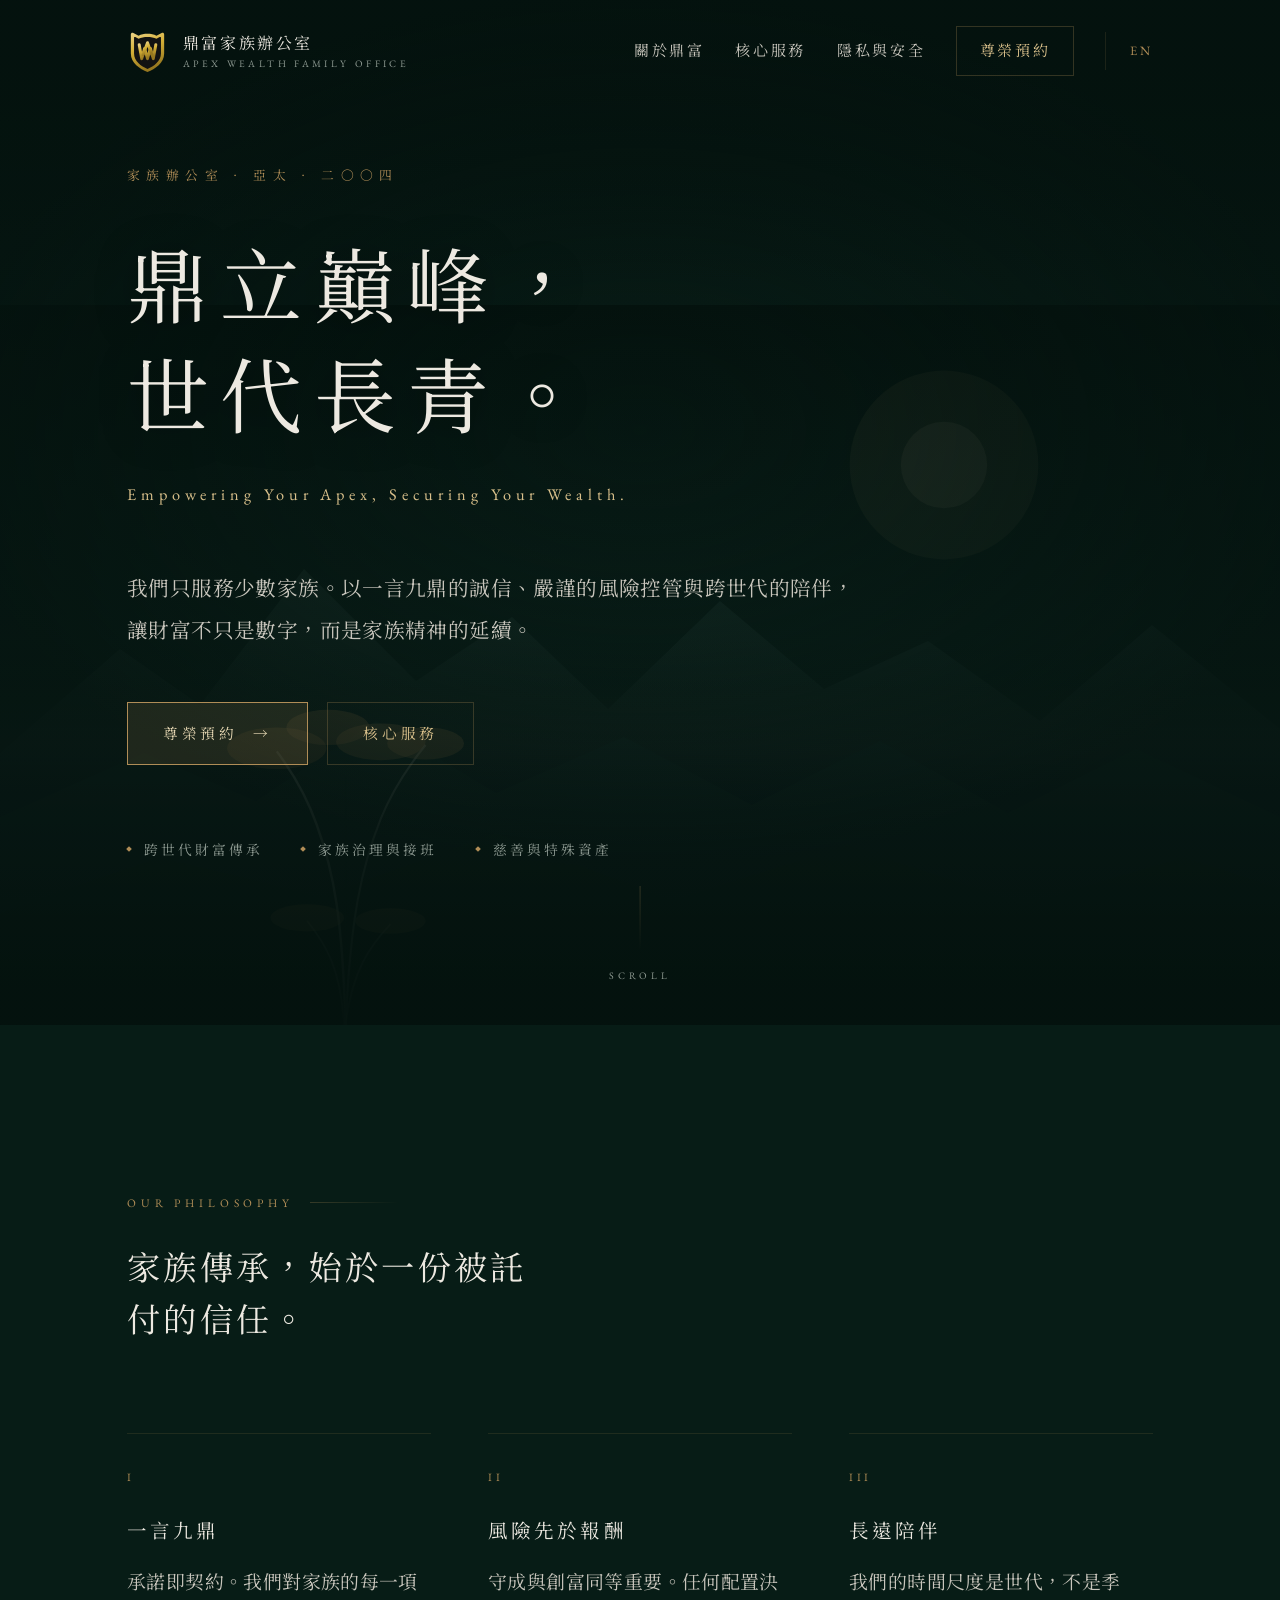
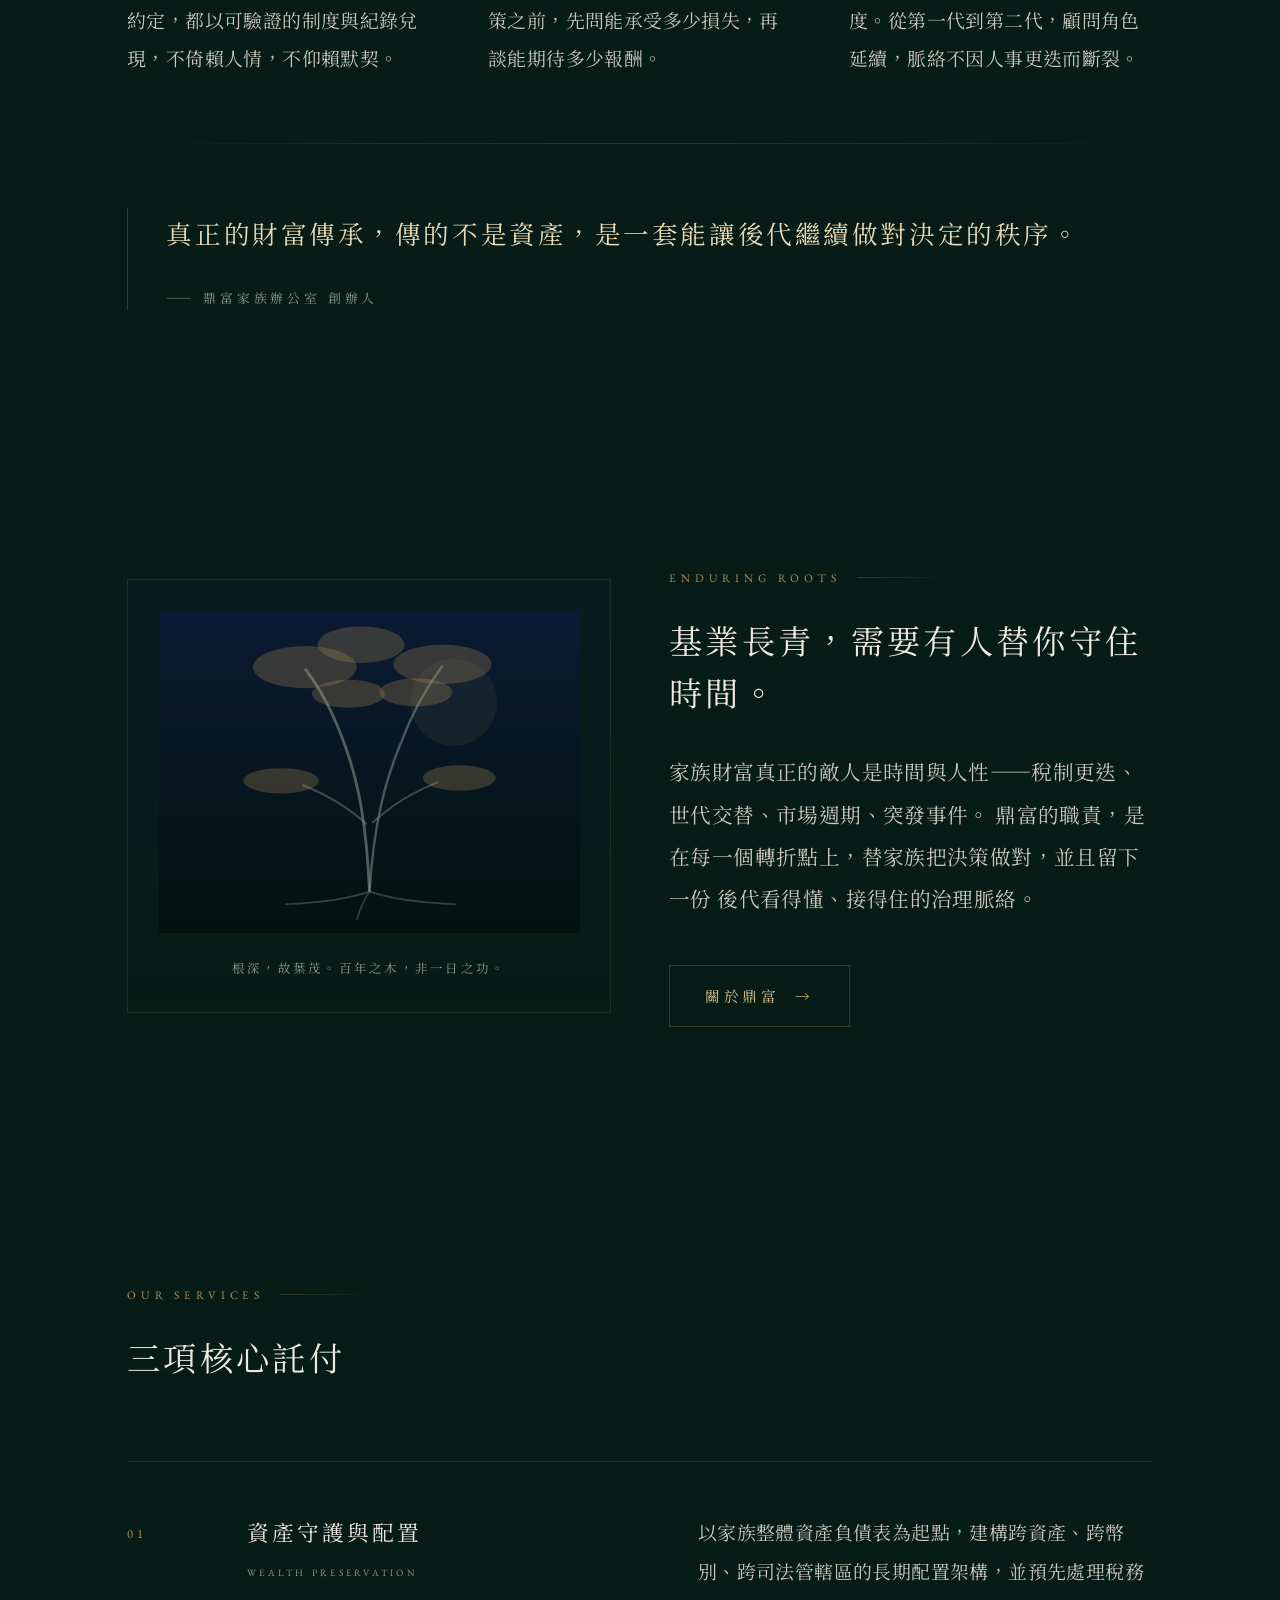
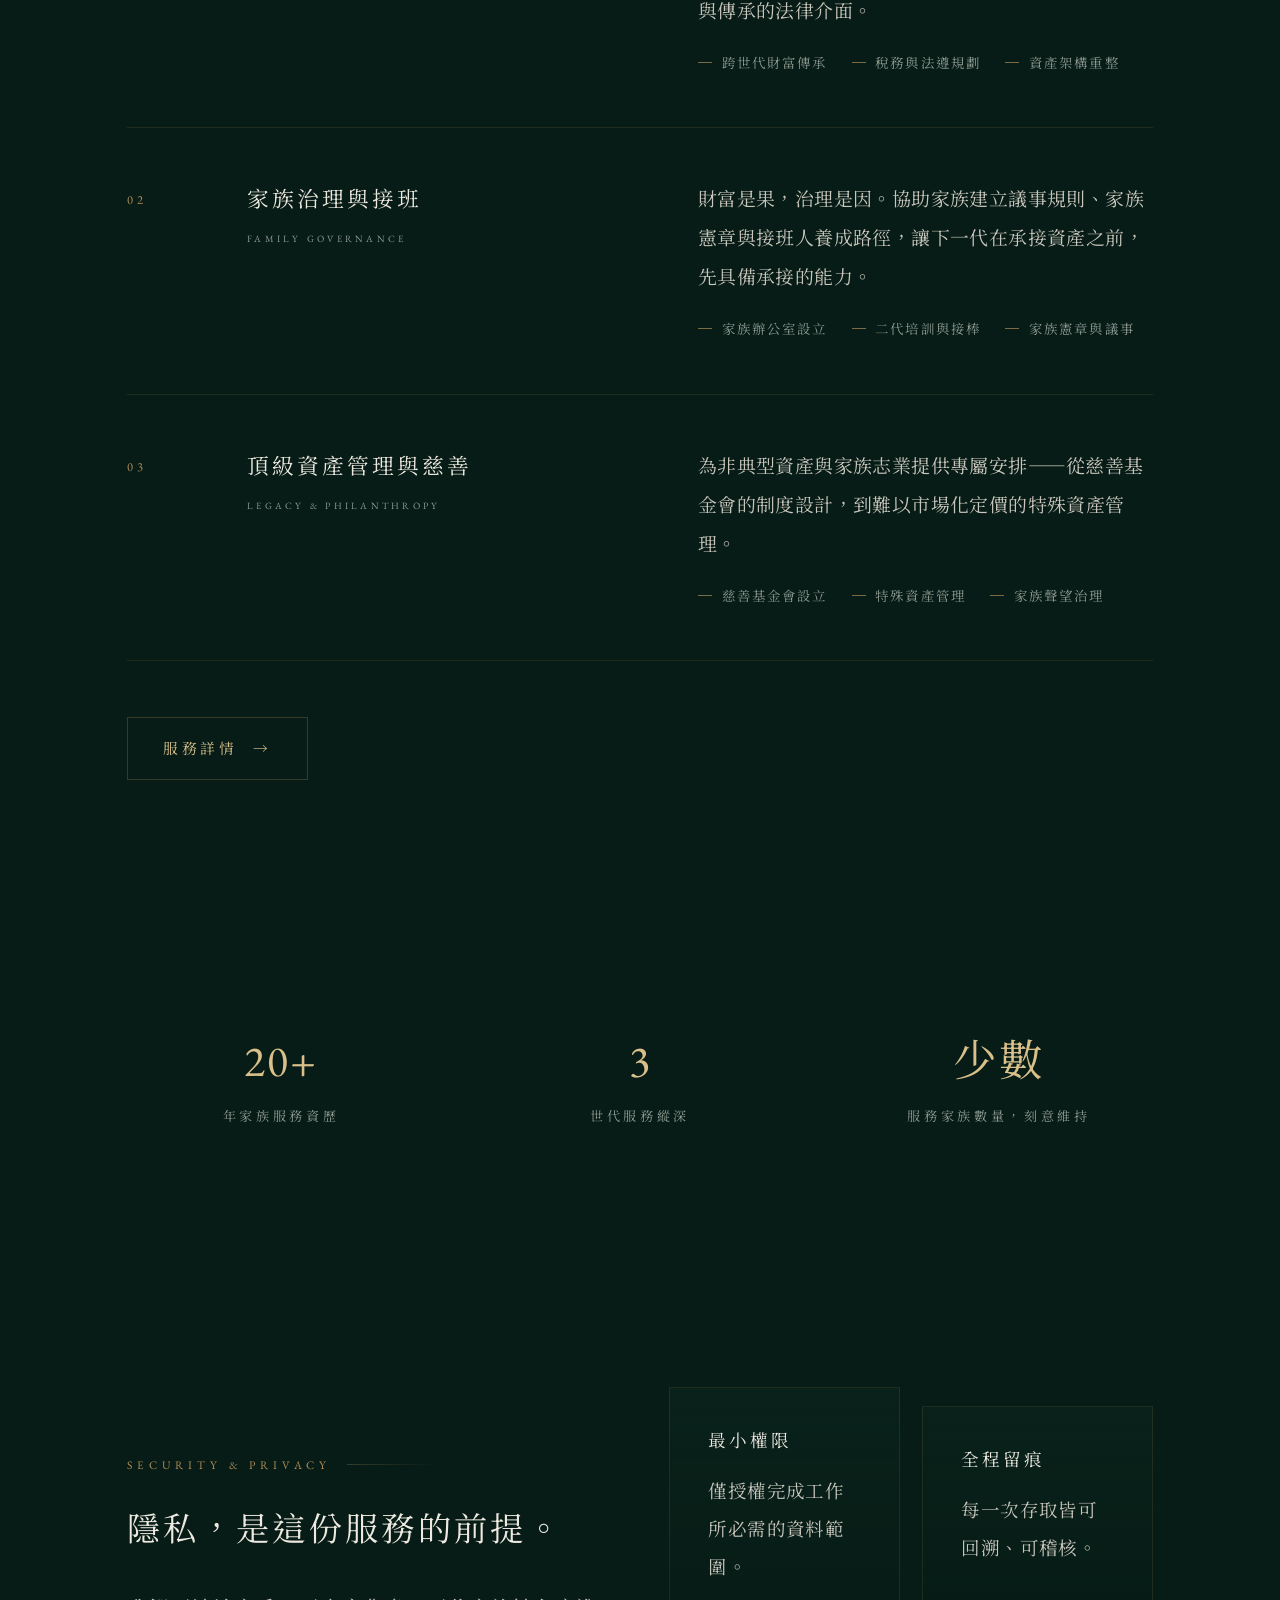
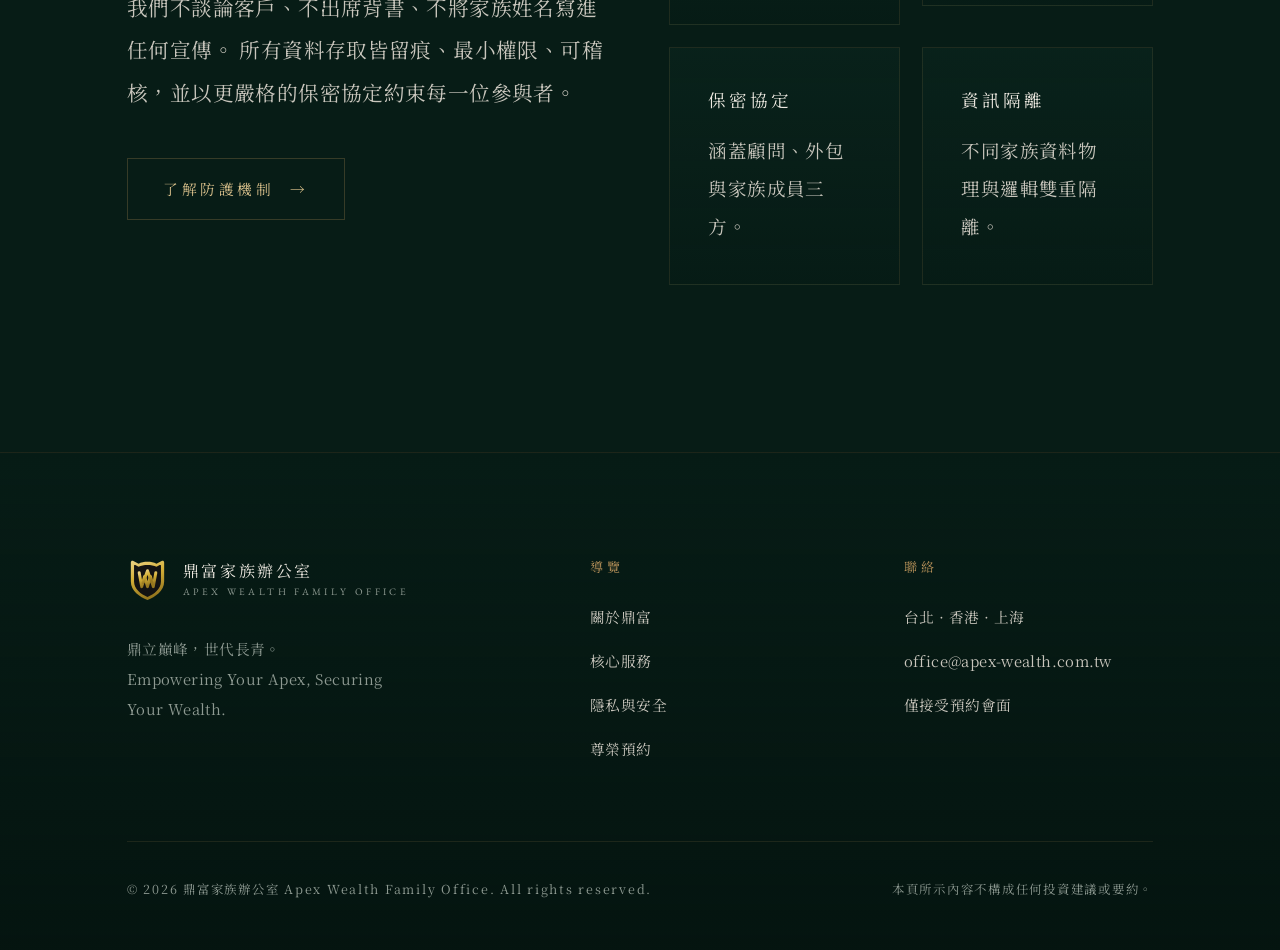
<file: index.html>
<!DOCTYPE html>
<html lang="zh-Hant">
<head>
<meta charset="utf-8">
<meta name="viewport" content="width=device-width, initial-scale=1">
<title>鼎富家族辦公室 Apex Wealth Family Office｜家族辦公室 · 鼎立巔峰，世代長青</title>
<meta name="description" content="鼎富家族辦公室為亞太地區超高淨值家族提供跨世代財富傳承、家族治理與頂級資產管理服務。一言九鼎，長遠相伴。">
<meta name="theme-color" content="#071C16">
<link rel="preconnect" href="https://fonts.googleapis.com">
<link rel="preconnect" href="https://fonts.gstatic.com" crossorigin>
<link href="https://fonts.googleapis.com/css2?family=EB+Garamond:ital,wght@0,400;0,500;1,400&family=Noto+Serif+TC:wght@300;400;500&display=swap" rel="stylesheet">
<link rel="stylesheet" href="assets/css/main.css">
<link rel="icon" href="assets/img/favicon.ico" sizes="any">
<link rel="icon" href="assets/img/favicon-32.png" type="image/png" sizes="32x32">
<link rel="icon" href="assets/img/favicon-16.png" type="image/png" sizes="16x16">
<link rel="apple-touch-icon" href="assets/img/apple-touch-icon.png">
</head>
<body>

<a class="visually-hidden" href="#main">跳至主要內容</a>

<!-- ════════════ 頁首 ════════════ -->
<header class="site-header">
  <div class="wrap">
    <a class="brand" href="index.html" aria-label="鼎富家族辦公室 首頁">
      <img class="brand__mark" src="assets/img/emblem-mark.svg" alt="" width="40" height="45" aria-hidden="true">
      <span class="brand__text">
        <span class="brand__zh">鼎富家族辦公室</span>
        <span class="brand__en">Apex Wealth Family Office</span>
      </span>
    </a>

    <button class="nav-toggle" type="button" aria-expanded="false" aria-controls="primary-nav" aria-label="開啟導覽選單">
      <span></span><span></span><span></span>
    </button>

    <nav class="nav" id="primary-nav" aria-label="主要導覽">
      <a href="about.html">關於鼎富</a>
      <a href="services.html">核心服務</a>
      <a href="security.html">隱私與安全</a>
      <a class="nav__cta" href="contact.html">尊榮預約</a>
      <a class="nav__lang" href="en/index.html" hreflang="en" lang="en">EN</a>
    </nav>
  </div>
</header>

<main id="main">

  <!-- ════════════ 主視覺：劇院式開場 ════════════ -->
  <section class="hero" aria-label="鼎富家族辦公室 主視覺">
    <div class="hero__scene" aria-hidden="true">
      <!-- 東方山水 · 百年古樹（原創向量，非圖庫罐頭照） -->
      <svg viewBox="0 0 1600 900" preserveAspectRatio="xMidYMax slice" role="presentation">
        <defs>
          <linearGradient id="sky" x1="0" y1="0" x2="0" y2="1">
            <stop offset="0%"   stop-color="#04120E"/>
            <stop offset="55%"  stop-color="#0A211B"/>
            <stop offset="100%" stop-color="#0B1A33"/>
          </linearGradient>
          <linearGradient id="far" x1="0" y1="0" x2="0" y2="1">
            <stop offset="0%"   stop-color="#2E4B44" stop-opacity="0.85"/>
            <stop offset="100%" stop-color="#0A211B" stop-opacity="0.2"/>
          </linearGradient>
          <linearGradient id="mid" x1="0" y1="0" x2="0" y2="1">
            <stop offset="0%"   stop-color="#1E3A33"/>
            <stop offset="100%" stop-color="#071C16"/>
          </linearGradient>
          <linearGradient id="near" x1="0" y1="0" x2="0" y2="1">
            <stop offset="0%"   stop-color="#122C25"/>
            <stop offset="100%" stop-color="#04120E"/>
          </linearGradient>
          <linearGradient id="mist" x1="0" y1="0" x2="0" y2="1">
            <stop offset="0%"   stop-color="#D9C08B" stop-opacity="0"/>
            <stop offset="60%"  stop-color="#D9C08B" stop-opacity="0.07"/>
            <stop offset="100%" stop-color="#D9C08B" stop-opacity="0"/>
          </linearGradient>
        </defs>

        <rect width="1600" height="900" fill="url(#sky)"/>
        <!-- 月／日暈 -->
        <circle cx="1180" cy="200" r="118" fill="#D9C08B" opacity="0.05"/>
        <circle cx="1180" cy="200" r="54"  fill="#E8D9B5" opacity="0.06"/>

        <!-- 遠山 -->
        <g class="layer layer--far">
          <path fill="url(#far)" d="M0,560 L150,430 L250,500 L380,330 L520,470 L640,390 L760,505 L900,370 L1030,480 L1160,420 L1300,520 L1440,400 L1600,530 L1600,900 L0,900 Z"/>
        </g>
        <!-- 雲霧 -->
        <g class="layer layer--mid">
          <rect x="0" y="470" width="1600" height="150" fill="url(#mist)"/>
          <path fill="url(#mid)" d="M0,640 L180,560 L320,620 L470,520 L620,610 L780,540 L940,625 L1100,545 L1260,635 L1420,555 L1600,640 L1600,900 L0,900 Z"/>
        </g>
        <!-- 近山 -->
        <g class="layer layer--near">
          <path fill="url(#near)" d="M0,760 L200,690 L400,740 L620,660 L840,745 L1060,675 L1280,750 L1480,690 L1600,730 L1600,900 L0,900 Z"/>
        </g>

        <!-- 百年古樹 -->
        <g class="layer layer--base" opacity="0.95">
          <g transform="translate(300,470)">
            <path d="M132,430 C128,300 118,240 96,180 C84,146 70,120 46,88"
                  fill="none" stroke="#8E9A92" stroke-opacity="0.5" stroke-width="3"/>
            <path d="M132,430 C138,296 152,232 176,172 C190,138 206,112 232,80"
                  fill="none" stroke="#8E9A92" stroke-opacity="0.45" stroke-width="2.6"/>
            <path d="M130,430 C126,360 108,330 84,300" fill="none" stroke="#8E9A92" stroke-opacity="0.35" stroke-width="2.2"/>
            <path d="M132,430 C140,362 162,332 188,304" fill="none" stroke="#8E9A92" stroke-opacity="0.35" stroke-width="2.2"/>
            <!-- 松針團塊 -->
            <g fill="#B08D57" fill-opacity="0.30">
              <ellipse cx="46"  cy="84"  rx="62" ry="26"/>
              <ellipse cx="110" cy="58"  rx="52" ry="22"/>
              <ellipse cx="176" cy="76"  rx="56" ry="23"/>
              <ellipse cx="232" cy="78"  rx="48" ry="20"/>
              <ellipse cx="84"  cy="296" rx="46" ry="17"/>
              <ellipse cx="188" cy="300" rx="44" ry="16"/>
            </g>
            <g stroke="#0E2C24" stroke-opacity="0.5" stroke-width="1">
              <path d="M132,430 L132,120"/>
            </g>
          </g>
        </g>
      </svg>
    </div>

    <div class="hero__veil" aria-hidden="true"></div>

    <div class="wrap">
      <div class="hero__inner">
        <p class="hero__org" data-reveal>家族辦公室 · 亞太 · 二〇〇四</p>

        <h1 class="hero__slogan" data-reveal="slow">
          <span class="line">鼎立巔峰，</span>
          <span class="line">世代長青。</span>
        </h1>

        <p class="hero__en" data-reveal>Empowering Your Apex, Securing Your Wealth.</p>

        <p class="lede" data-reveal>
          我們只服務少數家族。以一言九鼎的誠信、嚴謹的風險控管與跨世代的陪伴，
          讓財富不只是數字，而是家族精神的延續。
        </p>

        <div class="btn-row" style="margin-top: 3.2rem;" data-reveal>
          <a class="btn btn--solid" href="contact.html"><span>尊榮預約</span><span aria-hidden="true">→</span></a>
          <a class="btn" href="services.html"><span>核心服務</span></a>
        </div>

        <div class="hero__meta" style="margin-top: 4.4rem;" data-stagger data-reveal>
          <span>跨世代財富傳承</span>
          <span>家族治理與接班</span>
          <span>慈善與特殊資產</span>
        </div>
      </div>
    </div>

    <div class="hero__scroll" aria-hidden="true">
      <i></i>
      <span>Scroll</span>
    </div>
  </section>

  <!-- ════════════ 理念 ════════════ -->
  <section class="section" aria-labelledby="philosophy-title">
    <div class="wrap">
      <p class="eyebrow" data-reveal>Our Philosophy</p>
      <h2 class="section-title" id="philosophy-title" data-reveal="slow" style="max-width: 22ch;">
        家族傳承，始於一份被託付的信任。
      </h2>

      <div class="grid grid--3" style="margin-top: clamp(3.5rem, 7vw, 6rem);" data-stagger>
        <article class="tenet">
          <span class="tenet__no">I</span>
          <h3>一言九鼎</h3>
          <p>承諾即契約。我們對家族的每一項約定，都以可驗證的制度與紀錄兌現，不倚賴人情，不仰賴默契。</p>
        </article>
        <article class="tenet">
          <span class="tenet__no">II</span>
          <h3>風險先於報酬</h3>
          <p>守成與創富同等重要。任何配置決策之前，先問能承受多少損失，再談能期待多少報酬。</p>
        </article>
        <article class="tenet">
          <span class="tenet__no">III</span>
          <h3>長遠陪伴</h3>
          <p>我們的時間尺度是世代，不是季度。從第一代到第二代，顧問角色延續，脈絡不因人事更迭而斷裂。</p>
        </article>
      </div>

      <hr class="rule">

      <blockquote class="quote" data-reveal>
        真正的財富傳承，傳的不是資產，是一套能讓後代繼續做對決定的秩序。
        <cite>—— 鼎富家族辦公室 創辦人</cite>
      </blockquote>
    </div>
  </section>

  <!-- ════════════ 古樹意象 ════════════ -->
  <section class="section section--tight">
    <div class="wrap">
      <div class="grid grid--2">
        <figure class="scene-frame" data-reveal="slow" style="margin:0;">
          <svg viewBox="0 0 600 460" role="img" aria-label="百年古樹意象，象徵基業長青、根深葉茂">
            <defs>
              <linearGradient id="treebg" x1="0" y1="0" x2="0" y2="1">
                <stop offset="0%" stop-color="#0B1A33"/>
                <stop offset="100%" stop-color="#04120E"/>
              </linearGradient>
            </defs>
            <rect width="600" height="460" fill="url(#treebg)"/>
            <circle cx="420" cy="130" r="62" fill="#D9C08B" opacity="0.06"/>
            <g transform="translate(300,400)">
              <path d="M0,0 C-4,-90 -14,-150 -34,-206 C-48,-246 -64,-282 -92,-318"
                    fill="none" stroke="#8E9A92" stroke-opacity="0.55" stroke-width="4"/>
              <path d="M0,0 C6,-92 20,-152 44,-210 C58,-248 76,-284 104,-322"
                    fill="none" stroke="#8E9A92" stroke-opacity="0.5" stroke-width="3.4"/>
              <path d="M-4,-96 C-30,-120 -60,-138 -96,-152" fill="none" stroke="#8E9A92" stroke-opacity="0.4" stroke-width="2.8"/>
              <path d="M4,-98 C32,-124 62,-142 98,-156" fill="none" stroke="#8E9A92" stroke-opacity="0.4" stroke-width="2.8"/>
              <g fill="#B08D57" fill-opacity="0.28">
                <ellipse cx="-92"  cy="-320" rx="74" ry="30"/>
                <ellipse cx="-12"  cy="-352" rx="62" ry="26"/>
                <ellipse cx="104"  cy="-324" rx="70" ry="28"/>
                <ellipse cx="-30"  cy="-282" rx="52" ry="20"/>
                <ellipse cx="66"   cy="-284" rx="52" ry="20"/>
                <ellipse cx="-126" cy="-158" rx="54" ry="18"/>
                <ellipse cx="128"  cy="-162" rx="52" ry="18"/>
              </g>
              <!-- 根 -->
              <path d="M0,0 C-30,10 -70,16 -120,18 M0,0 C30,10 72,16 124,18 M0,0 C-8,12 -14,26 -18,40"
                    fill="none" stroke="#8E9A92" stroke-opacity="0.35" stroke-width="2.4"/>
            </g>
          </svg>
          <figcaption>根深，故葉茂。百年之木，非一日之功。</figcaption>
        </figure>

        <div data-reveal>
          <p class="eyebrow">Enduring Roots</p>
          <h2 class="section-title">基業長青，需要有人替你守住時間。</h2>
          <p class="lede" style="margin-top: 2rem;">
            家族財富真正的敵人是時間與人性——稅制更迭、世代交替、市場週期、突發事件。
            鼎富的職責，是在每一個轉折點上，替家族把決策做對，並且留下一份
            後代看得懂、接得住的治理脈絡。
          </p>
          <div class="btn-row" style="margin-top: 2.8rem;">
            <a class="btn" href="about.html"><span>關於鼎富</span><span aria-hidden="true">→</span></a>
          </div>
        </div>
      </div>
    </div>
  </section>

  <!-- ════════════ 服務總覽 ════════════ -->
  <section class="section" aria-labelledby="services-title">
    <div class="wrap">
      <p class="eyebrow" data-reveal>Our Services</p>
      <h2 class="section-title" id="services-title" data-reveal="slow">三項核心託付</h2>

      <div style="margin-top: clamp(3rem, 6vw, 5rem);">
        <article class="service" data-reveal>
          <div class="service__no">01</div>
          <h3>資產守護與配置<small>Wealth Preservation</small></h3>
          <div>
            <p>以家族整體資產負債表為起點，建構跨資產、跨幣別、跨司法管轄區的長期配置架構，並預先處理稅務與傳承的法律介面。</p>
            <div class="tags">
              <span>跨世代財富傳承</span><span>稅務與法遵規劃</span><span>資產架構重整</span>
            </div>
          </div>
        </article>

        <article class="service" data-reveal>
          <div class="service__no">02</div>
          <h3>家族治理與接班<small>Family Governance</small></h3>
          <div>
            <p>財富是果，治理是因。協助家族建立議事規則、家族憲章與接班人養成路徑，讓下一代在承接資產之前，先具備承接的能力。</p>
            <div class="tags">
              <span>家族辦公室設立</span><span>二代培訓與接棒</span><span>家族憲章與議事</span>
            </div>
          </div>
        </article>

        <article class="service" data-reveal>
          <div class="service__no">03</div>
          <h3>頂級資產管理與慈善<small>Legacy &amp; Philanthropy</small></h3>
          <div>
            <p>為非典型資產與家族志業提供專屬安排——從慈善基金會的制度設計，到難以市場化定價的特殊資產管理。</p>
            <div class="tags">
              <span>慈善基金會設立</span><span>特殊資產管理</span><span>家族聲望治理</span>
            </div>
          </div>
        </article>

        <div style="border-top: 1px solid var(--hairline-soft);"></div>
      </div>

      <div class="btn-row" style="margin-top: 3.5rem;" data-reveal>
        <a class="btn" href="services.html"><span>服務詳情</span><span aria-hidden="true">→</span></a>
      </div>
    </div>
  </section>

  <!-- ════════════ 數字 ════════════ -->
  <section class="section section--tight">
    <div class="wrap">
      <div class="metrics" data-stagger data-reveal-group>
        <div class="metric"><strong>20+</strong><span>年家族服務資歷</span></div>
        <div class="metric"><strong>3</strong><span>世代服務縱深</span></div>
        <div class="metric"><strong>少數</strong><span>服務家族數量，刻意維持</span></div>
      </div>
    </div>
  </section>

  <!-- ════════════ 隱私預告 ════════════ -->
  <section class="section" aria-labelledby="privacy-title">
    <div class="wrap">
      <div class="grid grid--2">
        <div data-reveal>
          <p class="eyebrow">Security &amp; Privacy</p>
          <h2 class="section-title" id="privacy-title">隱私，是這份服務的前提。</h2>
          <p class="lede" style="margin-top: 2rem;">
            我們不談論客戶、不出席背書、不將家族姓名寫進任何宣傳。
            所有資料存取皆留痕、最小權限、可稽核，並以更嚴格的保密協定約束每一位參與者。
          </p>
          <div class="btn-row" style="margin-top: 2.8rem;">
            <a class="btn" href="security.html"><span>了解防護機制</span><span aria-hidden="true">→</span></a>
          </div>
        </div>

        <div class="grid grid--2" data-stagger data-reveal-group style="gap: 1.4rem;">
          <div class="card"><h3>最小權限</h3><p>僅授權完成工作所必需的資料範圍。</p></div>
          <div class="card"><h3>全程留痕</h3><p>每一次存取皆可回溯、可稽核。</p></div>
          <div class="card"><h3>保密協定</h3><p>涵蓋顧問、外包與家族成員三方。</p></div>
          <div class="card"><h3>資訊隔離</h3><p>不同家族資料物理與邏輯雙重隔離。</p></div>
        </div>
      </div>
    </div>
  </section>

</main>

<!-- ════════════ 頁尾 ════════════ -->
<footer class="site-footer">
  <div class="wrap">
    <div class="site-footer__top">
      <div>
        <a class="brand" href="index.html">
          <img class="brand__mark" src="assets/img/emblem-mark.svg" alt="" width="40" height="45" aria-hidden="true">
          <span class="brand__text">
            <span class="brand__zh">鼎富家族辦公室</span>
            <span class="brand__en">Apex Wealth Family Office</span>
          </span>
        </a>
        <p class="muted" style="margin-top: 2rem; max-width: 34ch; font-size: 0.92rem;">
          鼎立巔峰，世代長青。<br>
          Empowering Your Apex, Securing Your Wealth.
        </p>
      </div>

      <div>
        <h4>導覽</h4>
        <ul>
          <li><a href="about.html">關於鼎富</a></li>
          <li><a href="services.html">核心服務</a></li>
          <li><a href="security.html">隱私與安全</a></li>
          <li><a href="contact.html">尊榮預約</a></li>
        </ul>
      </div>

      <div>
        <h4>聯絡</h4>
        <ul>
          <li>台北 · 香港 · 上海</li>
          <li><a href="mailto:office@apex-wealth.com.tw">office@apex-wealth.com.tw</a></li>
          <li>僅接受預約會面</li>
        </ul>
      </div>
    </div>

    <div class="site-footer__bottom">
      <span>© <span data-year>2026</span> 鼎富家族辦公室 Apex Wealth Family Office. All rights reserved.</span>
      <span>本頁所示內容不構成任何投資建議或要約。</span>
    </div>
  </div>
</footer>

<script src="assets/js/main.js"></script>
</body>
</html>
</file>
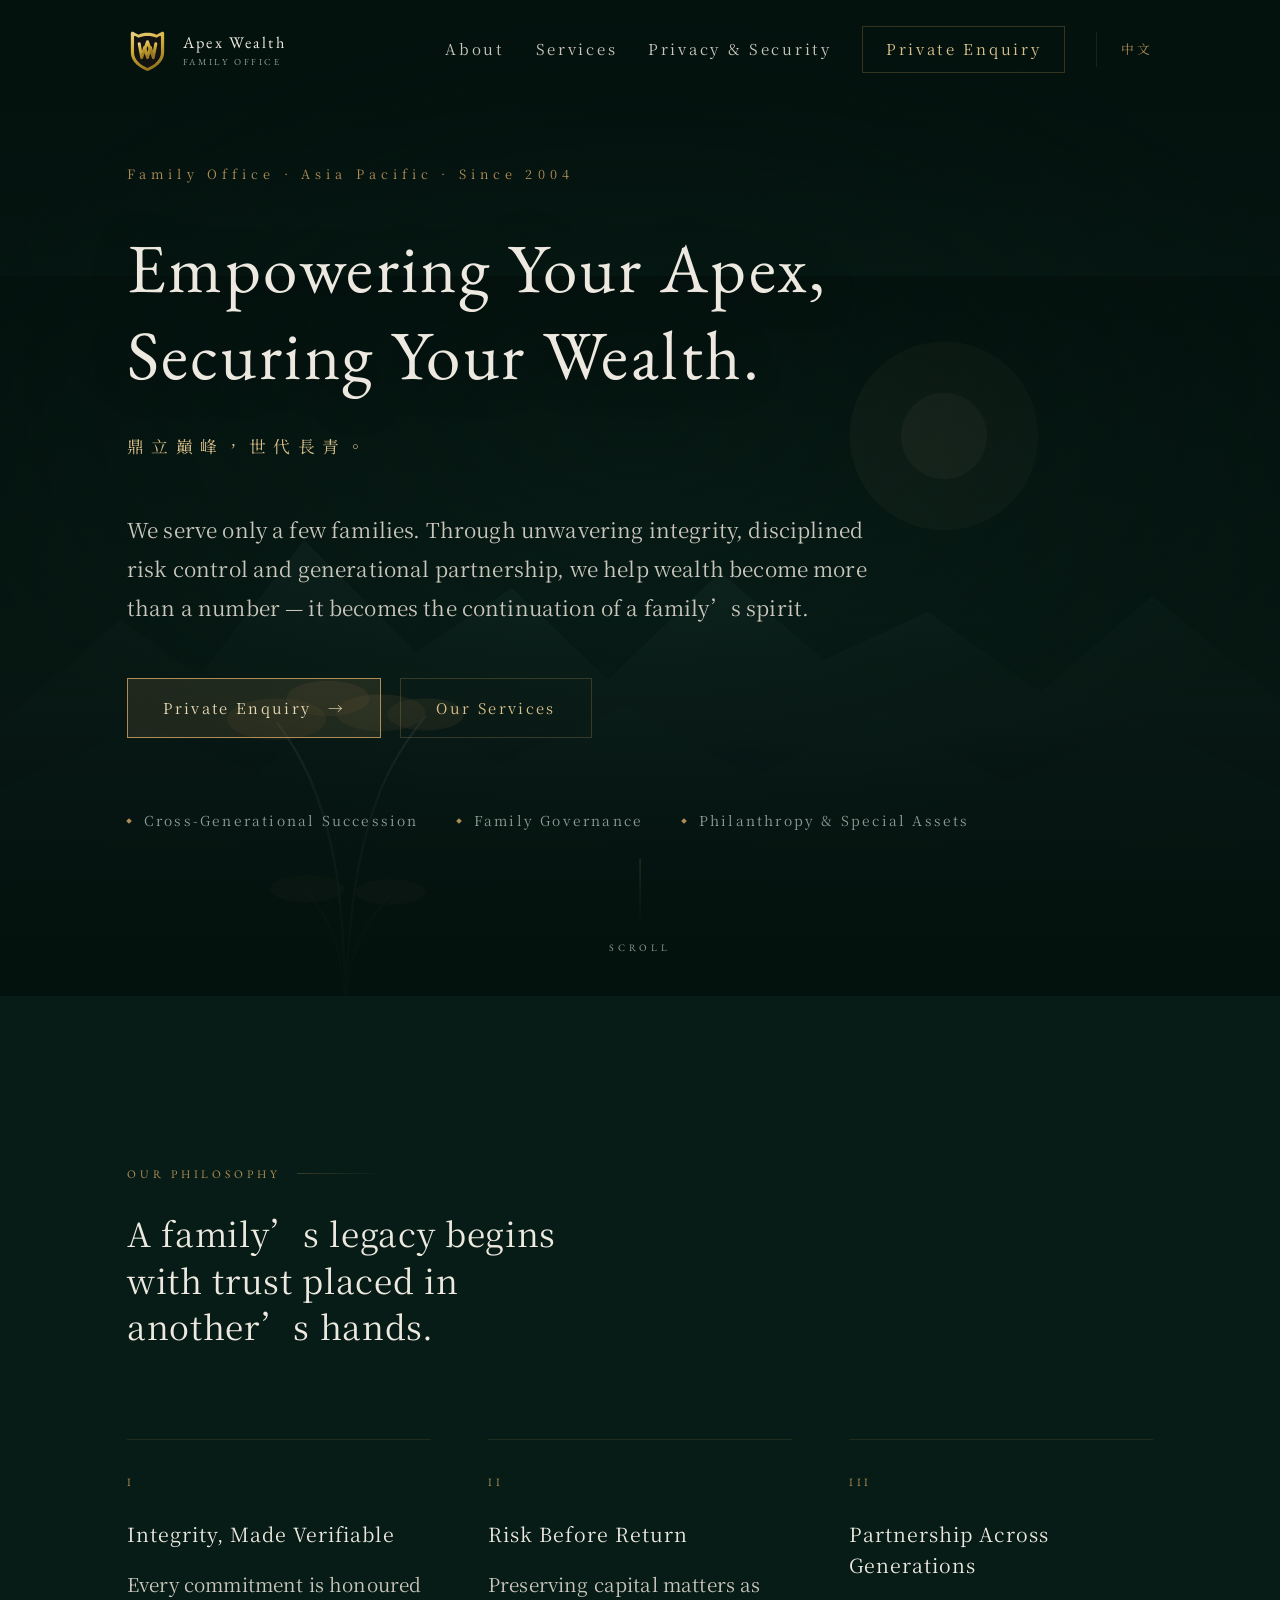
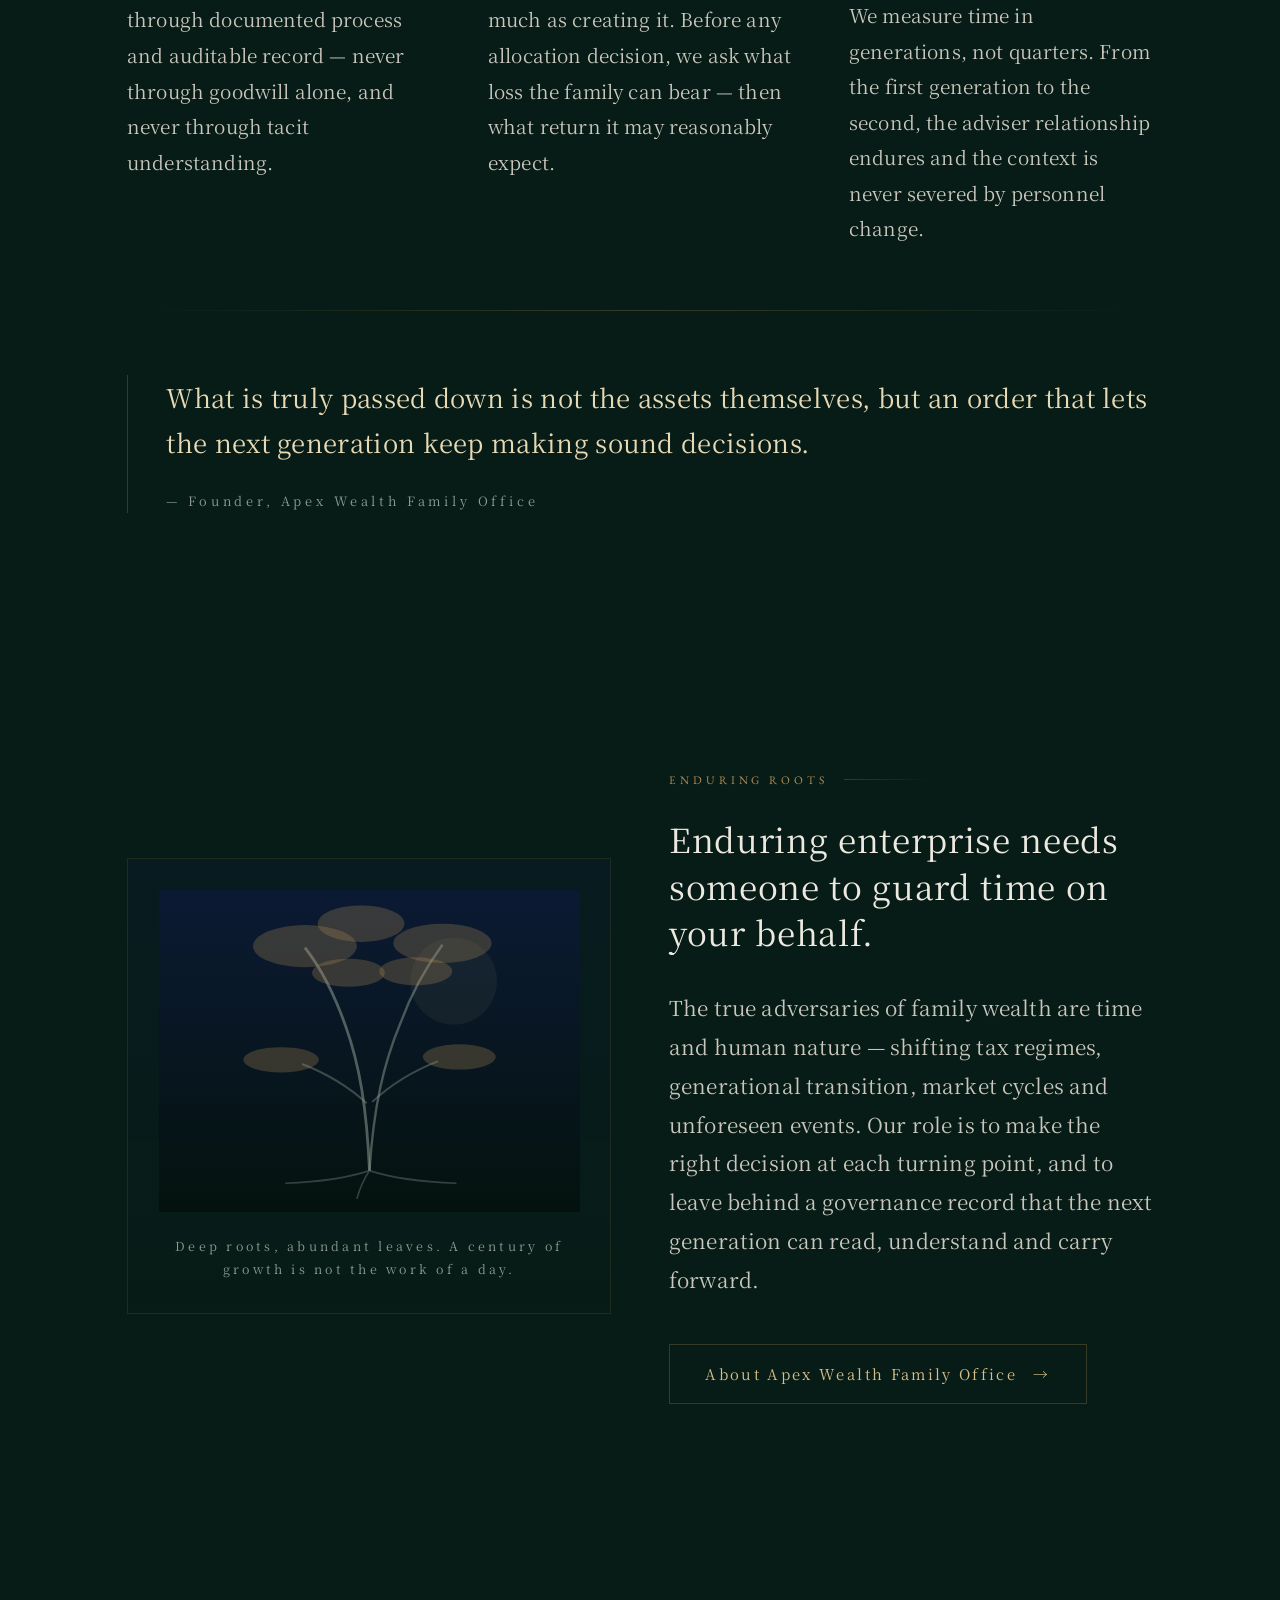
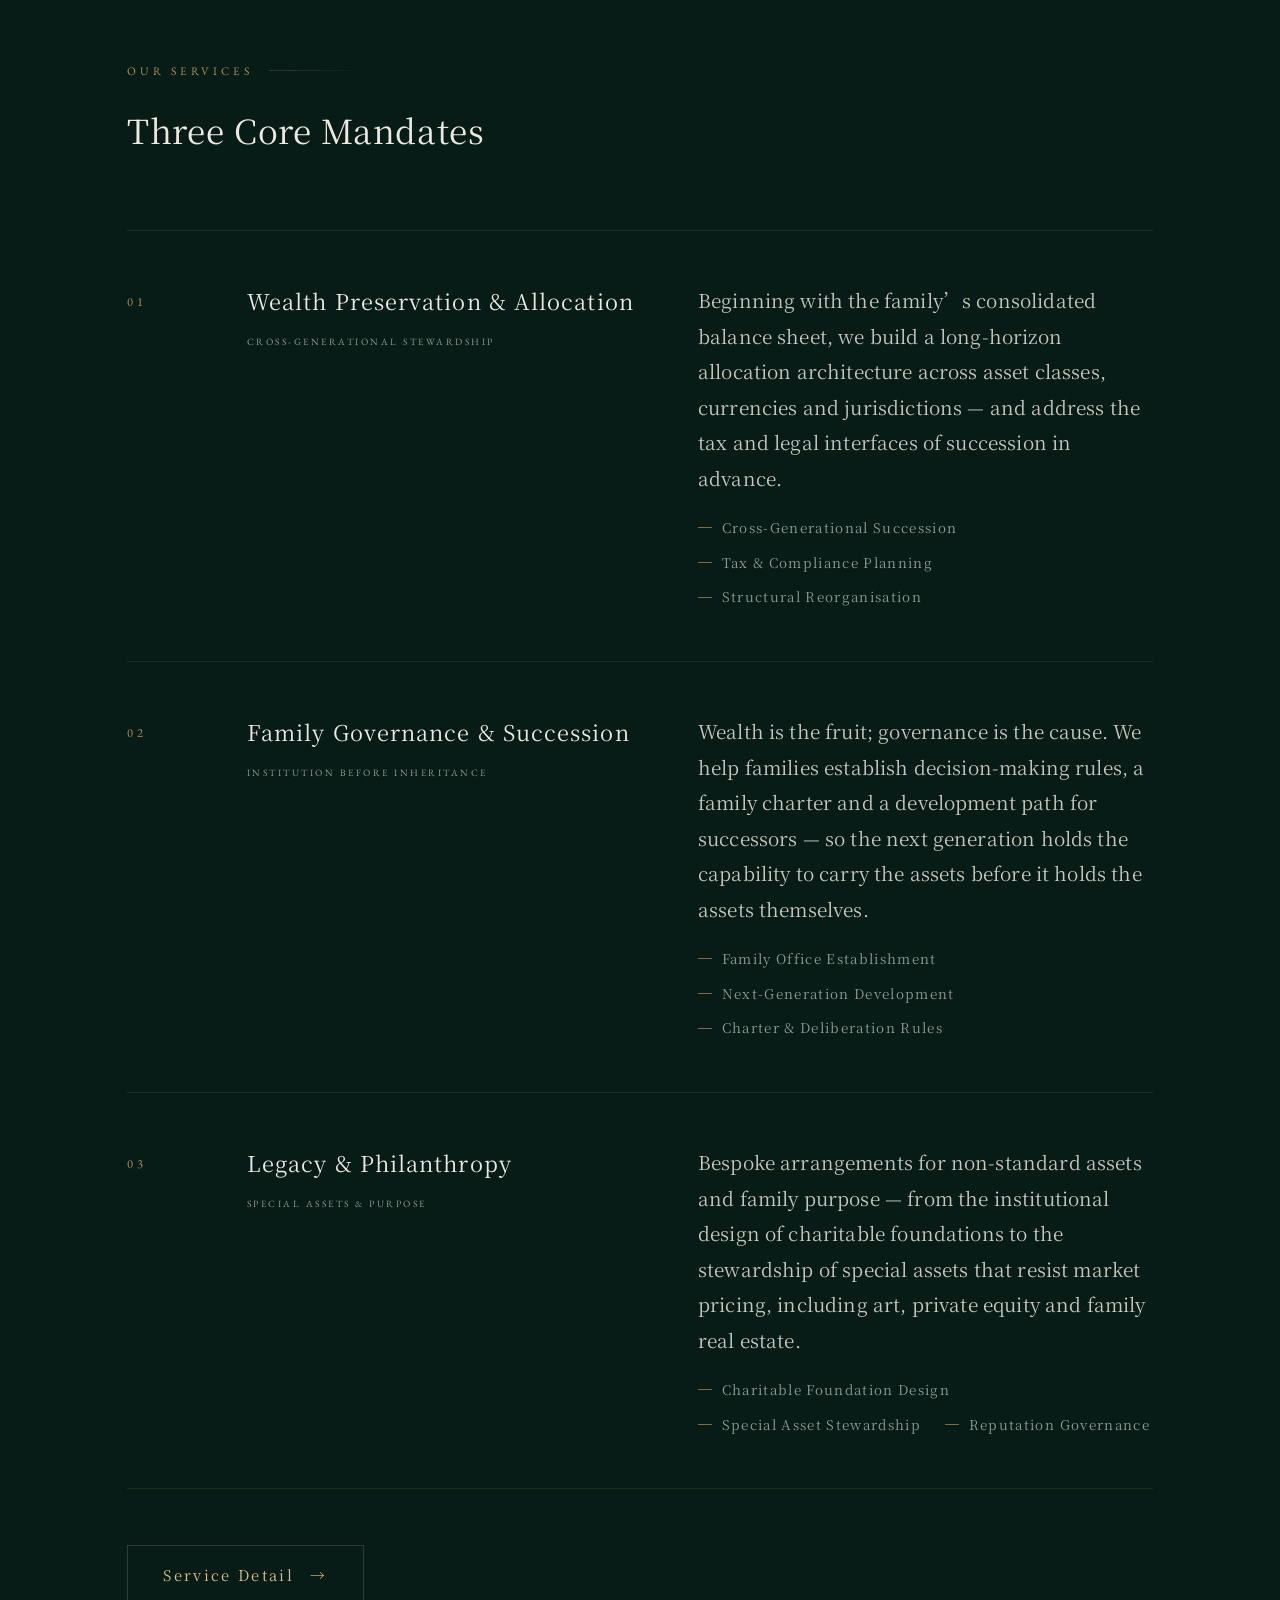
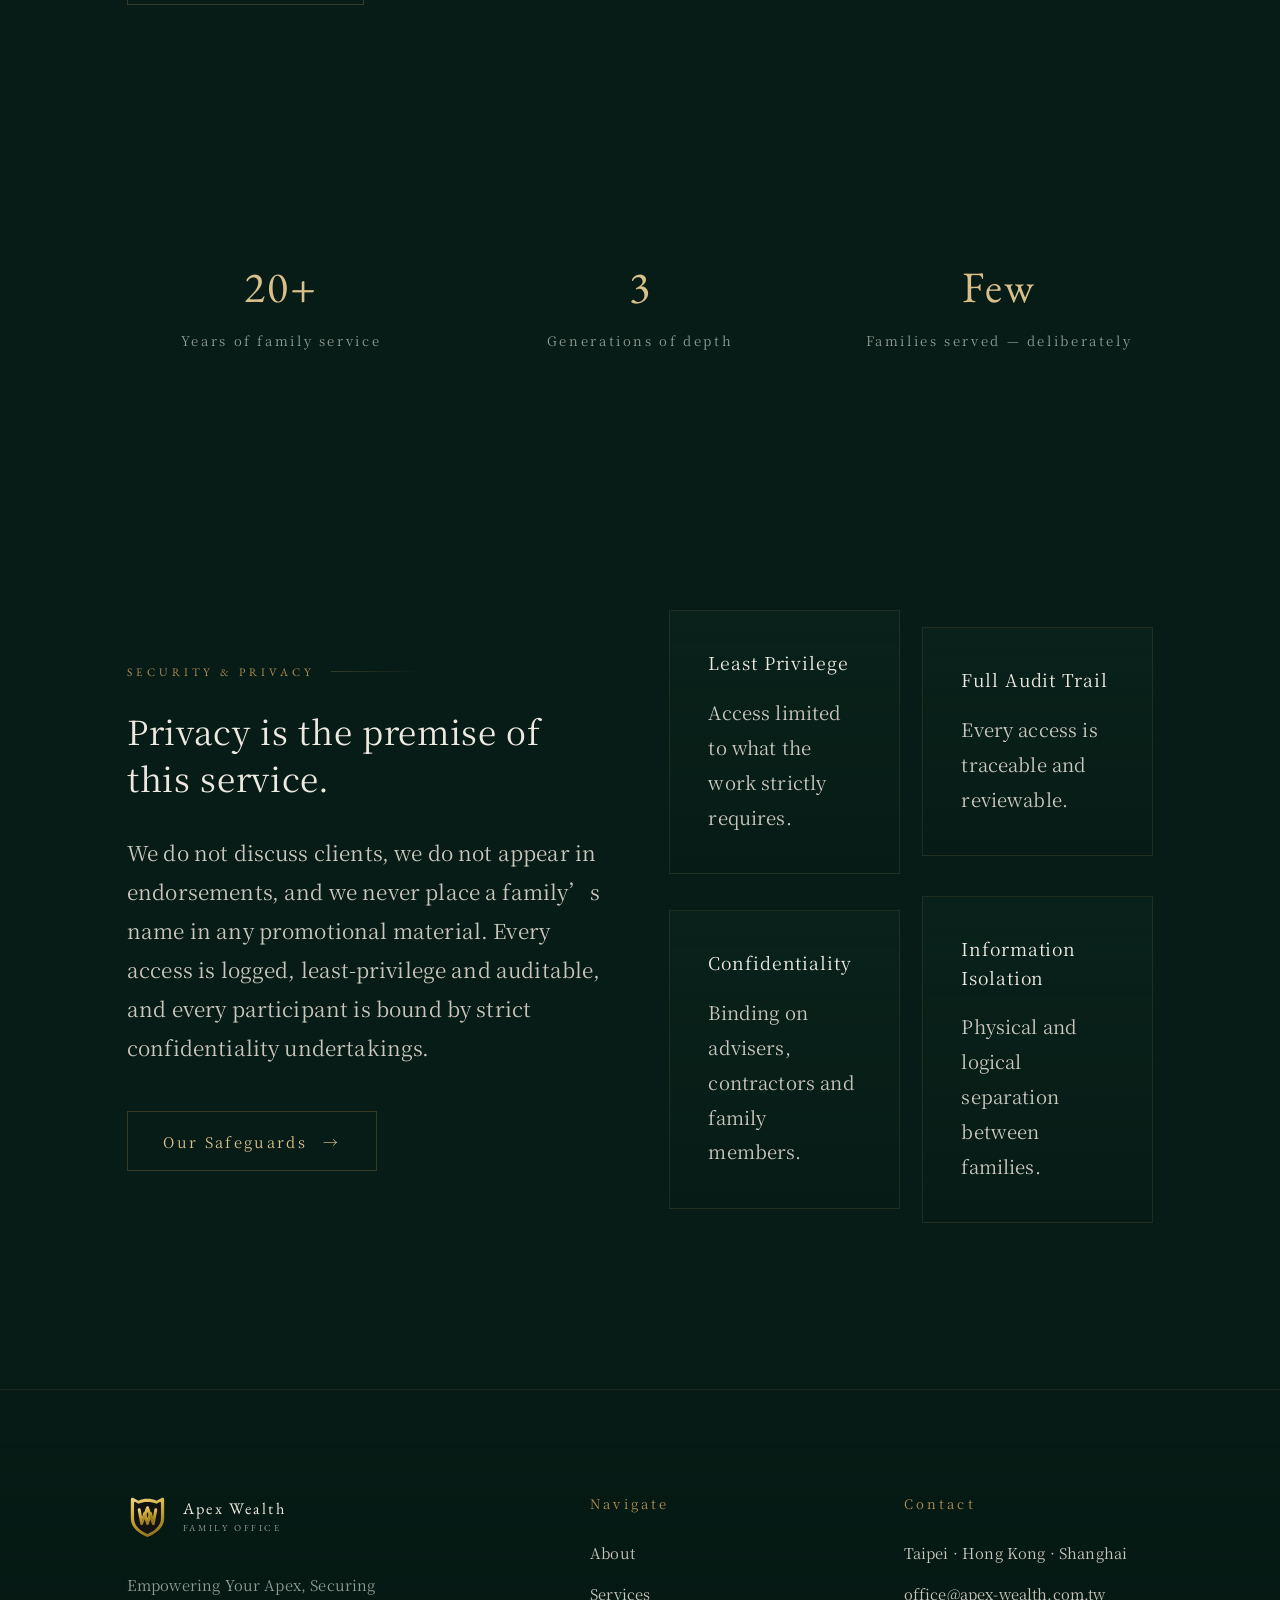
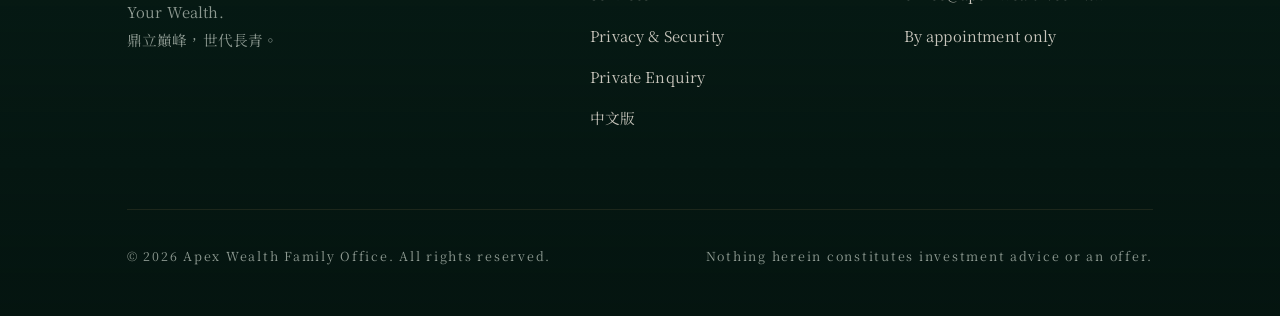
<file: en/index.html>
<!DOCTYPE html>
<html lang="en">
<head>
<meta charset="utf-8">
<meta name="viewport" content="width=device-width, initial-scale=1">
<title>Apex Wealth Family Office｜Empowering Your Apex, Securing Your Wealth</title>
<meta name="description" content="Apex Wealth Family Office serves a select number of ultra-high-net-worth families across Asia Pacific with cross-generational succession, family governance and legacy asset stewardship.">
<meta name="theme-color" content="#071C16">
<link rel="preconnect" href="https://fonts.googleapis.com">
<link rel="preconnect" href="https://fonts.gstatic.com" crossorigin>
<link href="https://fonts.googleapis.com/css2?family=EB+Garamond:ital,wght@0,400;0,500;1,400&family=Noto+Serif+TC:wght@300;400;500&display=swap" rel="stylesheet">
<link rel="stylesheet" href="../assets/css/main.css">
<link rel="alternate" hreflang="zh-Hant" href="https://tzlun167.github.io/Apex-wealth/">
<link rel="alternate" hreflang="en" href="https://tzlun167.github.io/Apex-wealth/en/">
<link rel="icon" href="../assets/img/favicon.ico" sizes="any">
<link rel="icon" href="../assets/img/favicon-32.png" type="image/png" sizes="32x32">
<link rel="icon" href="../assets/img/favicon-16.png" type="image/png" sizes="16x16">
<link rel="apple-touch-icon" href="../assets/img/apple-touch-icon.png">
</head>
<body class="lang-en">

<a class="visually-hidden" href="#main">Skip to main content</a>

<!-- ════════════ Header ════════════ -->
<header class="site-header">
  <div class="wrap">
    <a class="brand" href="index.html" aria-label="Apex Wealth Family Office home">
      <img class="brand__mark" src="../assets/img/emblem-mark.svg" alt="" width="40" height="45" aria-hidden="true">
      <span class="brand__text">
        <span class="brand__zh">Apex Wealth</span>
        <span class="brand__en">Family Office</span>
      </span>
    </a>

    <button class="nav-toggle" type="button" aria-expanded="false" aria-controls="primary-nav" aria-label="Open navigation menu">
      <span></span><span></span><span></span>
    </button>

    <nav class="nav" id="primary-nav" aria-label="Main navigation">
      <a href="about.html">About</a>
      <a href="services.html">Services</a>
      <a href="security.html">Privacy &amp; Security</a>
      <a class="nav__cta" href="contact.html">Private Enquiry</a>
      <a class="nav__lang" href="../index.html" hreflang="zh-Hant" lang="zh-Hant">中文</a>
    </nav>
  </div>
</header>

<main id="main">

  <!-- ════════════ Hero ════════════ -->
  <section class="hero" aria-label="Apex Wealth Family Office introduction">
    <div class="hero__scene" aria-hidden="true">
      <svg viewBox="0 0 1600 900" preserveAspectRatio="xMidYMax slice" role="presentation">
        <defs>
          <linearGradient id="sky" x1="0" y1="0" x2="0" y2="1">
            <stop offset="0%"   stop-color="#04120E"/>
            <stop offset="55%"  stop-color="#0A211B"/>
            <stop offset="100%" stop-color="#0B1A33"/>
          </linearGradient>
          <linearGradient id="far" x1="0" y1="0" x2="0" y2="1">
            <stop offset="0%"   stop-color="#2E4B44" stop-opacity="0.85"/>
            <stop offset="100%" stop-color="#0A211B" stop-opacity="0.2"/>
          </linearGradient>
          <linearGradient id="mid" x1="0" y1="0" x2="0" y2="1">
            <stop offset="0%"   stop-color="#1E3A33"/>
            <stop offset="100%" stop-color="#071C16"/>
          </linearGradient>
          <linearGradient id="near" x1="0" y1="0" x2="0" y2="1">
            <stop offset="0%"   stop-color="#122C25"/>
            <stop offset="100%" stop-color="#04120E"/>
          </linearGradient>
          <linearGradient id="mist" x1="0" y1="0" x2="0" y2="1">
            <stop offset="0%"   stop-color="#D9C08B" stop-opacity="0"/>
            <stop offset="60%"  stop-color="#D9C08B" stop-opacity="0.07"/>
            <stop offset="100%" stop-color="#D9C08B" stop-opacity="0"/>
          </linearGradient>
        </defs>

        <rect width="1600" height="900" fill="url(#sky)"/>
        <circle cx="1180" cy="200" r="118" fill="#D9C08B" opacity="0.05"/>
        <circle cx="1180" cy="200" r="54"  fill="#E8D9B5" opacity="0.06"/>

        <g class="layer layer--far">
          <path fill="url(#far)" d="M0,560 L150,430 L250,500 L380,330 L520,470 L640,390 L760,505 L900,370 L1030,480 L1160,420 L1300,520 L1440,400 L1600,530 L1600,900 L0,900 Z"/>
        </g>
        <g class="layer layer--mid">
          <rect x="0" y="470" width="1600" height="150" fill="url(#mist)"/>
          <path fill="url(#mid)" d="M0,640 L180,560 L320,620 L470,520 L620,610 L780,540 L940,625 L1100,545 L1260,635 L1420,555 L1600,640 L1600,900 L0,900 Z"/>
        </g>
        <g class="layer layer--near">
          <path fill="url(#near)" d="M0,760 L200,690 L400,740 L620,660 L840,745 L1060,675 L1280,750 L1480,690 L1600,730 L1600,900 L0,900 Z"/>
        </g>

        <g class="layer layer--base" opacity="0.95">
          <g transform="translate(300,470)">
            <path d="M132,430 C128,300 118,240 96,180 C84,146 70,120 46,88"
                  fill="none" stroke="#8E9A92" stroke-opacity="0.5" stroke-width="3"/>
            <path d="M132,430 C138,296 152,232 176,172 C190,138 206,112 232,80"
                  fill="none" stroke="#8E9A92" stroke-opacity="0.45" stroke-width="2.6"/>
            <path d="M130,430 C126,360 108,330 84,300" fill="none" stroke="#8E9A92" stroke-opacity="0.35" stroke-width="2.2"/>
            <path d="M132,430 C140,362 162,332 188,304" fill="none" stroke="#8E9A92" stroke-opacity="0.35" stroke-width="2.2"/>
            <g fill="#B08D57" fill-opacity="0.30">
              <ellipse cx="46"  cy="84"  rx="62" ry="26"/>
              <ellipse cx="110" cy="58"  rx="52" ry="22"/>
              <ellipse cx="176" cy="76"  rx="56" ry="23"/>
              <ellipse cx="232" cy="78"  rx="48" ry="20"/>
              <ellipse cx="84"  cy="296" rx="46" ry="17"/>
              <ellipse cx="188" cy="300" rx="44" ry="16"/>
            </g>
            <g stroke="#0E2C24" stroke-opacity="0.5" stroke-width="1">
              <path d="M132,430 L132,120"/>
            </g>
          </g>
        </g>
      </svg>
    </div>

    <div class="hero__veil" aria-hidden="true"></div>

    <div class="wrap">
      <div class="hero__inner">
        <p class="hero__org" data-reveal>Family Office · Asia Pacific · Since 2004</p>

        <h1 class="hero__slogan hero__slogan--en" data-reveal="slow">
          <span class="line">Empowering Your Apex,</span>
          <span class="line">Securing Your Wealth.</span>
        </h1>

        <p class="hero__zh-sub" data-reveal lang="zh-Hant">鼎立巔峰，世代長青。</p>

        <p class="lede" data-reveal>
          We serve only a few families. Through unwavering integrity, disciplined risk control
          and generational partnership, we help wealth become more than a number &mdash;
          it becomes the continuation of a family&rsquo;s spirit.
        </p>

        <div class="btn-row" style="margin-top: 3.2rem;" data-reveal>
          <a class="btn btn--solid" href="contact.html"><span>Private Enquiry</span><span aria-hidden="true">→</span></a>
          <a class="btn" href="services.html"><span>Our Services</span></a>
        </div>

        <div class="hero__meta" style="margin-top: 4.4rem;" data-stagger data-reveal>
          <span>Cross-Generational Succession</span>
          <span>Family Governance</span>
          <span>Philanthropy &amp; Special Assets</span>
        </div>
      </div>
    </div>

    <div class="hero__scroll" aria-hidden="true">
      <i></i>
      <span>Scroll</span>
    </div>
  </section>

  <!-- ════════════ Philosophy ════════════ -->
  <section class="section" aria-labelledby="philosophy-title">
    <div class="wrap">
      <p class="eyebrow" data-reveal>Our Philosophy</p>
      <h2 class="section-title" id="philosophy-title" data-reveal="slow" style="max-width: 26ch;">
        A family&rsquo;s legacy begins with trust placed in another&rsquo;s hands.
      </h2>

      <div class="grid grid--3" style="margin-top: clamp(3.5rem, 7vw, 6rem);" data-stagger>
        <article class="tenet">
          <span class="tenet__no">I</span>
          <h3>Integrity, Made Verifiable</h3>
          <p>Every commitment is honoured through documented process and auditable record &mdash; never through goodwill alone, and never through tacit understanding.</p>
        </article>
        <article class="tenet">
          <span class="tenet__no">II</span>
          <h3>Risk Before Return</h3>
          <p>Preserving capital matters as much as creating it. Before any allocation decision, we ask what loss the family can bear &mdash; then what return it may reasonably expect.</p>
        </article>
        <article class="tenet">
          <span class="tenet__no">III</span>
          <h3>Partnership Across Generations</h3>
          <p>We measure time in generations, not quarters. From the first generation to the second, the adviser relationship endures and the context is never severed by personnel change.</p>
        </article>
      </div>

      <hr class="rule">

      <blockquote class="quote" data-reveal>
        What is truly passed down is not the assets themselves, but an order
        that lets the next generation keep making sound decisions.
        <cite>&mdash; Founder, Apex Wealth Family Office</cite>
      </blockquote>
    </div>
  </section>

  <!-- ════════════ Enduring Roots ════════════ -->
  <section class="section section--tight">
    <div class="wrap">
      <div class="grid grid--2">
        <figure class="scene-frame" data-reveal="slow" style="margin:0;">
          <svg viewBox="0 0 600 460" role="img" aria-label="A century-old tree, symbolising deep roots and enduring prosperity">
            <defs>
              <linearGradient id="treebg" x1="0" y1="0" x2="0" y2="1">
                <stop offset="0%" stop-color="#0B1A33"/>
                <stop offset="100%" stop-color="#04120E"/>
              </linearGradient>
            </defs>
            <rect width="600" height="460" fill="url(#treebg)"/>
            <circle cx="420" cy="130" r="62" fill="#D9C08B" opacity="0.06"/>
            <g transform="translate(300,400)">
              <path d="M0,0 C-4,-90 -14,-150 -34,-206 C-48,-246 -64,-282 -92,-318"
                    fill="none" stroke="#8E9A92" stroke-opacity="0.55" stroke-width="4"/>
              <path d="M0,0 C6,-92 20,-152 44,-210 C58,-248 76,-284 104,-322"
                    fill="none" stroke="#8E9A92" stroke-opacity="0.5" stroke-width="3.4"/>
              <path d="M-4,-96 C-30,-120 -60,-138 -96,-152" fill="none" stroke="#8E9A92" stroke-opacity="0.4" stroke-width="2.8"/>
              <path d="M4,-98 C32,-124 62,-142 98,-156" fill="none" stroke="#8E9A92" stroke-opacity="0.4" stroke-width="2.8"/>
              <g fill="#B08D57" fill-opacity="0.28">
                <ellipse cx="-92"  cy="-320" rx="74" ry="30"/>
                <ellipse cx="-12"  cy="-352" rx="62" ry="26"/>
                <ellipse cx="104"  cy="-324" rx="70" ry="28"/>
                <ellipse cx="-30"  cy="-282" rx="52" ry="20"/>
                <ellipse cx="66"   cy="-284" rx="52" ry="20"/>
                <ellipse cx="-126" cy="-158" rx="54" ry="18"/>
                <ellipse cx="128"  cy="-162" rx="52" ry="18"/>
              </g>
              <path d="M0,0 C-30,10 -70,16 -120,18 M0,0 C30,10 72,16 124,18 M0,0 C-8,12 -14,26 -18,40"
                    fill="none" stroke="#8E9A92" stroke-opacity="0.35" stroke-width="2.4"/>
            </g>
          </svg>
          <figcaption>Deep roots, abundant leaves. A century of growth is not the work of a day.</figcaption>
        </figure>

        <div data-reveal>
          <p class="eyebrow">Enduring Roots</p>
          <h2 class="section-title">Enduring enterprise needs someone to guard time on your behalf.</h2>
          <p class="lede" style="margin-top: 2rem;">
            The true adversaries of family wealth are time and human nature &mdash; shifting tax regimes,
            generational transition, market cycles and unforeseen events. Our role is to make the right
            decision at each turning point, and to leave behind a governance record that the next
            generation can read, understand and carry forward.
          </p>
          <div class="btn-row" style="margin-top: 2.8rem;">
            <a class="btn" href="about.html"><span>About Apex Wealth Family Office</span><span aria-hidden="true">→</span></a>
          </div>
        </div>
      </div>
    </div>
  </section>

  <!-- ════════════ Services ════════════ -->
  <section class="section" aria-labelledby="services-title">
    <div class="wrap">
      <p class="eyebrow" data-reveal>Our Services</p>
      <h2 class="section-title" id="services-title" data-reveal="slow">Three Core Mandates</h2>

      <div style="margin-top: clamp(3rem, 6vw, 5rem);">
        <article class="service" data-reveal>
          <div class="service__no">01</div>
          <h3>Wealth Preservation &amp; Allocation<small>Cross-Generational Stewardship</small></h3>
          <div>
            <p>Beginning with the family&rsquo;s consolidated balance sheet, we build a long-horizon allocation architecture across asset classes, currencies and jurisdictions &mdash; and address the tax and legal interfaces of succession in advance.</p>
            <div class="tags">
              <span>Cross-Generational Succession</span><span>Tax &amp; Compliance Planning</span><span>Structural Reorganisation</span>
            </div>
          </div>
        </article>

        <article class="service" data-reveal>
          <div class="service__no">02</div>
          <h3>Family Governance &amp; Succession<small>Institution Before Inheritance</small></h3>
          <div>
            <p>Wealth is the fruit; governance is the cause. We help families establish decision-making rules, a family charter and a development path for successors &mdash; so the next generation holds the capability to carry the assets before it holds the assets themselves.</p>
            <div class="tags">
              <span>Family Office Establishment</span><span>Next-Generation Development</span><span>Charter &amp; Deliberation Rules</span>
            </div>
          </div>
        </article>

        <article class="service" data-reveal>
          <div class="service__no">03</div>
          <h3>Legacy &amp; Philanthropy<small>Special Assets &amp; Purpose</small></h3>
          <div>
            <p>Bespoke arrangements for non-standard assets and family purpose &mdash; from the institutional design of charitable foundations to the stewardship of special assets that resist market pricing, including art, private equity and family real estate.</p>
            <div class="tags">
              <span>Charitable Foundation Design</span><span>Special Asset Stewardship</span><span>Reputation Governance</span>
            </div>
          </div>
        </article>

        <div style="border-top: 1px solid var(--hairline-soft);"></div>
      </div>

      <div class="btn-row" style="margin-top: 3.5rem;" data-reveal>
        <a class="btn" href="services.html"><span>Service Detail</span><span aria-hidden="true">→</span></a>
      </div>
    </div>
  </section>

  <!-- ════════════ Metrics ════════════ -->
  <section class="section section--tight">
    <div class="wrap">
      <div class="metrics" data-stagger data-reveal-group>
        <div class="metric"><strong>20+</strong><span>Years of family service</span></div>
        <div class="metric"><strong>3</strong><span>Generations of depth</span></div>
        <div class="metric"><strong>Few</strong><span>Families served &mdash; deliberately</span></div>
      </div>
    </div>
  </section>

  <!-- ════════════ Privacy ════════════ -->
  <section class="section" aria-labelledby="privacy-title">
    <div class="wrap">
      <div class="grid grid--2">
        <div data-reveal>
          <p class="eyebrow">Security &amp; Privacy</p>
          <h2 class="section-title" id="privacy-title">Privacy is the premise of this service.</h2>
          <p class="lede" style="margin-top: 2rem;">
            We do not discuss clients, we do not appear in endorsements, and we never place a
            family&rsquo;s name in any promotional material. Every access is logged, least-privilege
            and auditable, and every participant is bound by strict confidentiality undertakings.
          </p>
          <div class="btn-row" style="margin-top: 2.8rem;">
            <a class="btn" href="security.html"><span>Our Safeguards</span><span aria-hidden="true">→</span></a>
          </div>
        </div>

        <div class="grid grid--2" data-stagger data-reveal-group style="gap: 1.4rem;">
          <div class="card"><h3>Least Privilege</h3><p>Access limited to what the work strictly requires.</p></div>
          <div class="card"><h3>Full Audit Trail</h3><p>Every access is traceable and reviewable.</p></div>
          <div class="card"><h3>Confidentiality</h3><p>Binding on advisers, contractors and family members.</p></div>
          <div class="card"><h3>Information Isolation</h3><p>Physical and logical separation between families.</p></div>
        </div>
      </div>
    </div>
  </section>

</main>

<!-- ════════════ Footer ════════════ -->
<footer class="site-footer">
  <div class="wrap">
    <div class="site-footer__top">
      <div>
        <a class="brand" href="index.html">
          <img class="brand__mark" src="../assets/img/emblem-mark.svg" alt="" width="40" height="45" aria-hidden="true">
          <span class="brand__text">
            <span class="brand__zh">Apex Wealth</span>
            <span class="brand__en">Family Office</span>
          </span>
        </a>
        <p class="muted" style="margin-top: 2rem; max-width: 36ch; font-size: 0.92rem;">
          Empowering Your Apex, Securing Your Wealth.<br>
          鼎立巔峰，世代長青。
        </p>
      </div>

      <div>
        <h4>Navigate</h4>
        <ul>
          <li><a href="about.html">About</a></li>
          <li><a href="services.html">Services</a></li>
          <li><a href="security.html">Privacy &amp; Security</a></li>
          <li><a href="contact.html">Private Enquiry</a></li>
          <li><a href="../index.html" hreflang="zh-Hant" lang="zh-Hant">中文版</a></li>
        </ul>
      </div>

      <div>
        <h4>Contact</h4>
        <ul>
          <li>Taipei · Hong Kong · Shanghai</li>
          <li><a href="mailto:office@apex-wealth.com.tw">office@apex-wealth.com.tw</a></li>
          <li>By appointment only</li>
        </ul>
      </div>
    </div>

    <div class="site-footer__bottom">
      <span>© <span data-year>2026</span> Apex Wealth Family Office. All rights reserved.</span>
      <span>Nothing herein constitutes investment advice or an offer.</span>
    </div>
  </div>
</footer>

<script src="../assets/js/main.js"></script>
</body>
</html>
</file>
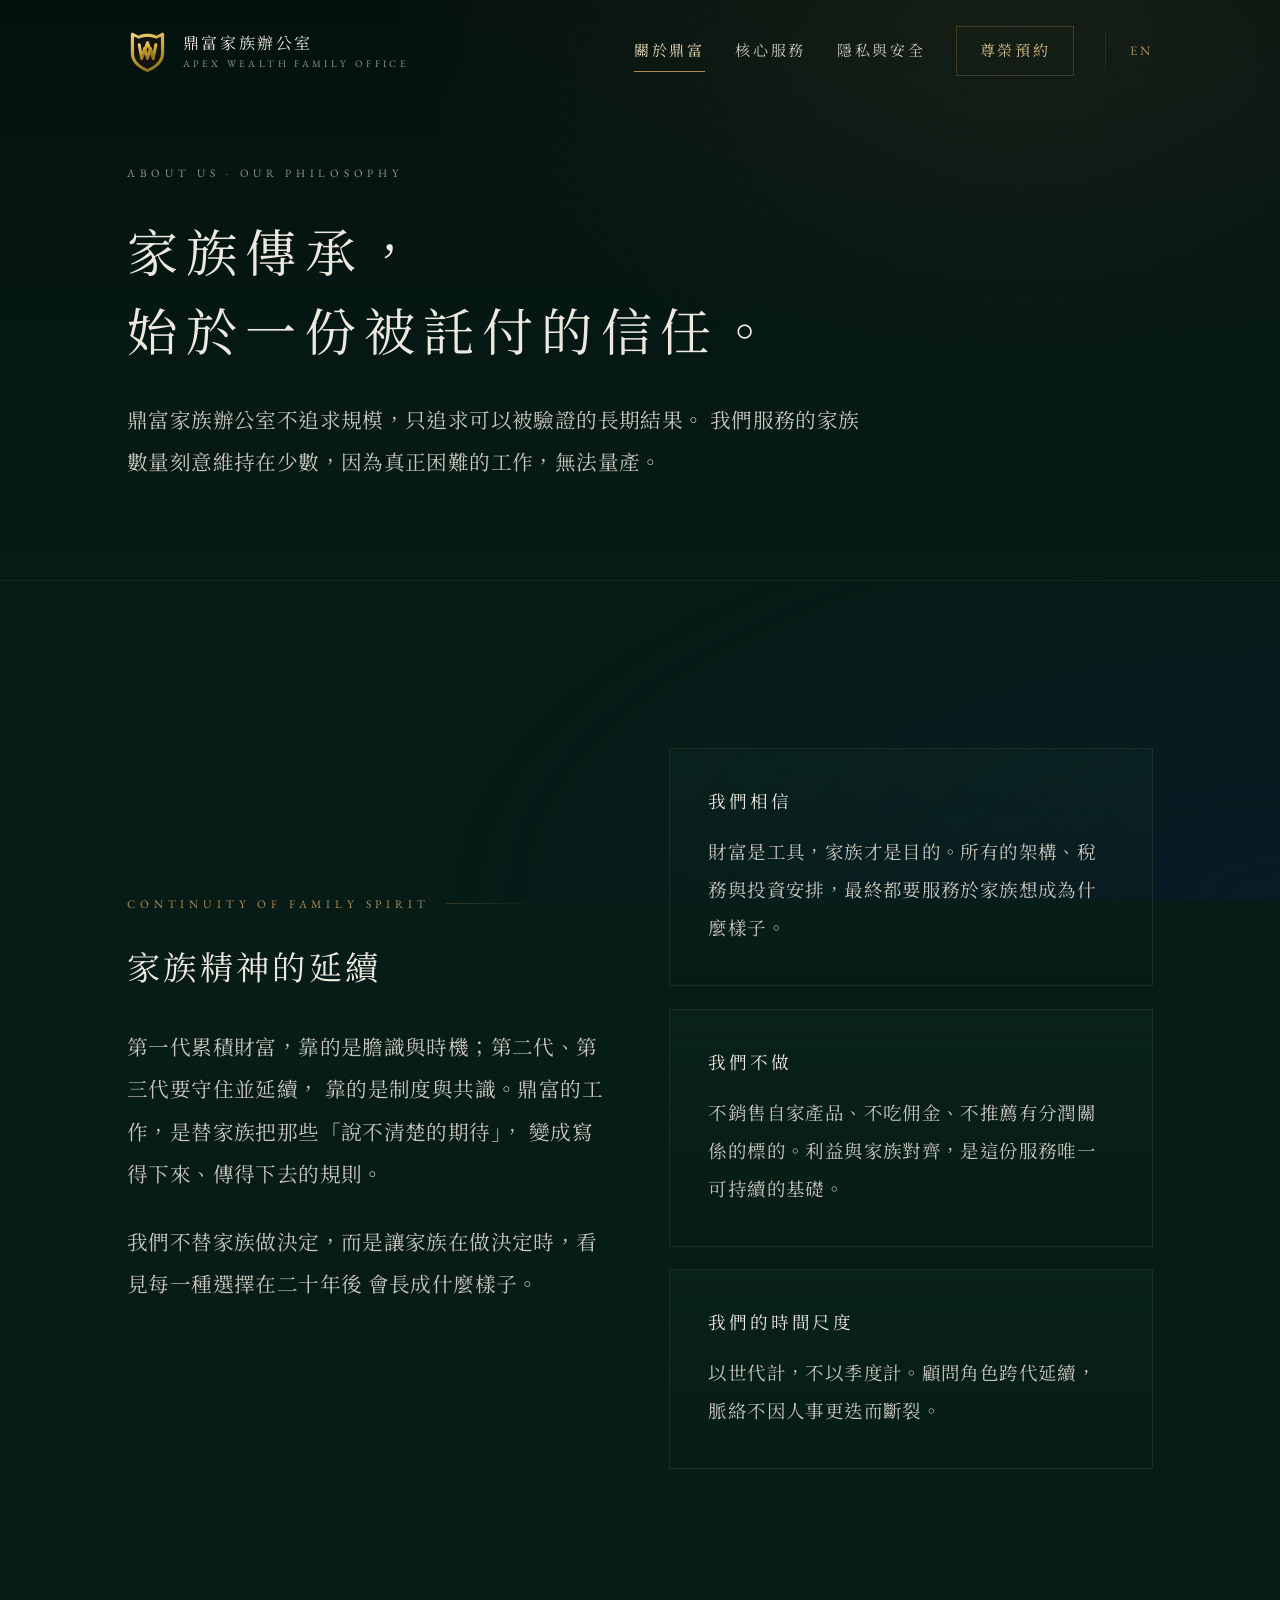
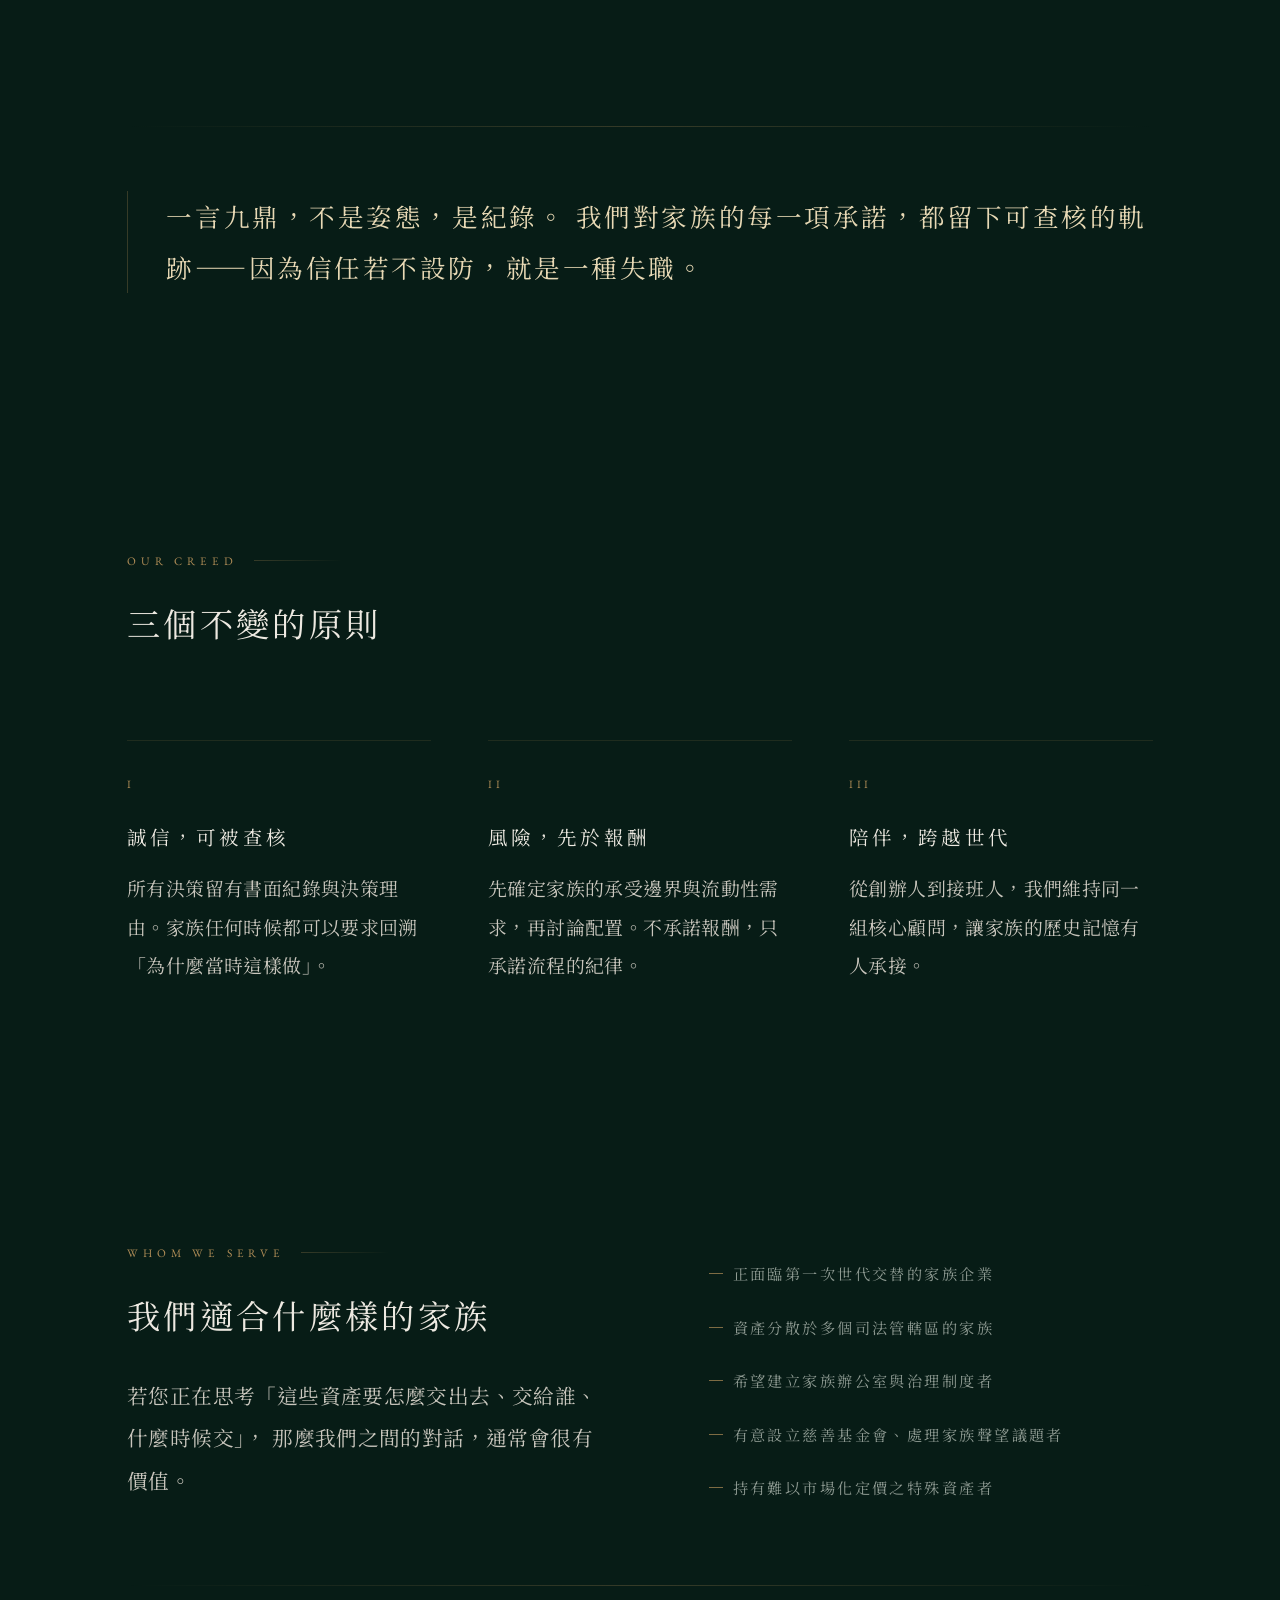
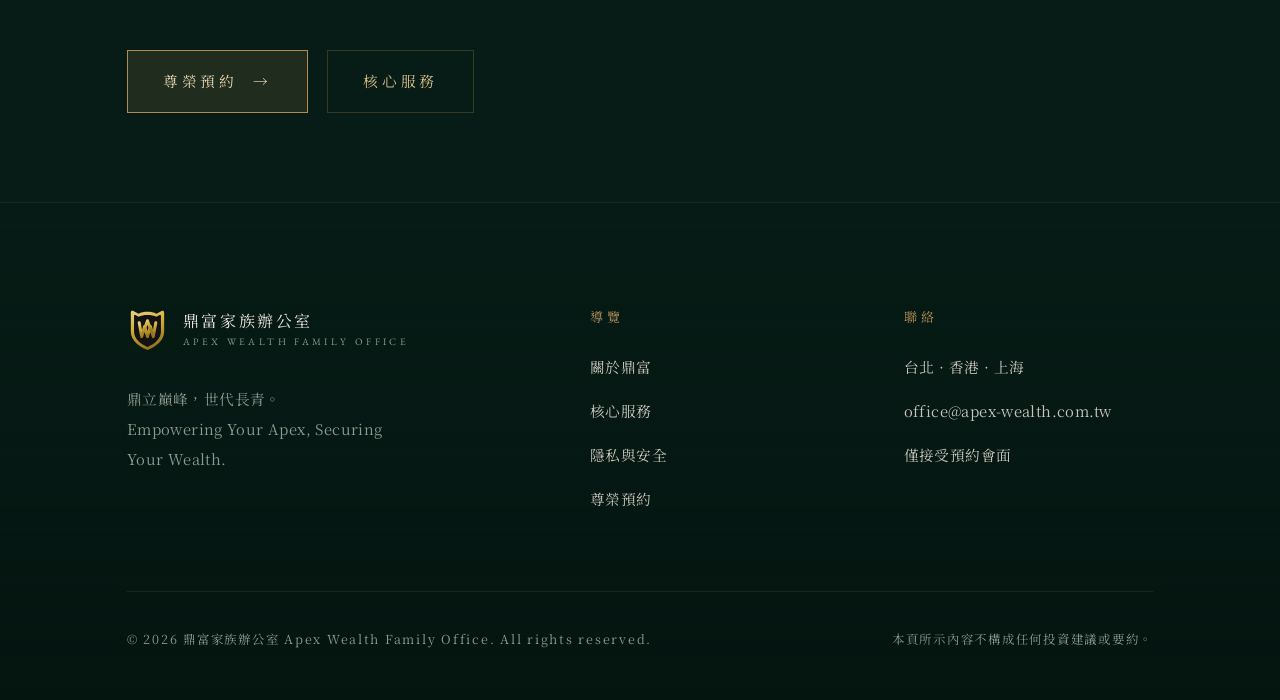
<file: about.html>
<!DOCTYPE html>
<html lang="zh-Hant">
<head>
<meta charset="utf-8">
<meta name="viewport" content="width=device-width, initial-scale=1">
<title>關於鼎富｜鼎富家族辦公室 Apex Wealth Family Office</title>
<meta name="description" content="鼎富家族辦公室相信：家族傳承始於信任。談家族精神的延續、一言九鼎的誠信、風險控管與長遠陪伴。">
<meta name="theme-color" content="#071C16">
<link rel="preconnect" href="https://fonts.googleapis.com">
<link rel="preconnect" href="https://fonts.gstatic.com" crossorigin>
<link href="https://fonts.googleapis.com/css2?family=EB+Garamond:ital,wght@0,400;0,500;1,400&family=Noto+Serif+TC:wght@300;400;500&display=swap" rel="stylesheet">
<link rel="stylesheet" href="assets/css/main.css">
<link rel="icon" href="assets/img/favicon.ico" sizes="any">
<link rel="icon" href="assets/img/favicon-32.png" type="image/png" sizes="32x32">
<link rel="icon" href="assets/img/favicon-16.png" type="image/png" sizes="16x16">
<link rel="apple-touch-icon" href="assets/img/apple-touch-icon.png">
</head>
<body>

<a class="visually-hidden" href="#main">跳至主要內容</a>

<header class="site-header">
  <div class="wrap">
    <a class="brand" href="index.html" aria-label="鼎富家族辦公室 首頁">
      <img class="brand__mark" src="assets/img/emblem-mark.svg" alt="" width="40" height="45" aria-hidden="true">
      <span class="brand__text">
        <span class="brand__zh">鼎富家族辦公室</span>
        <span class="brand__en">Apex Wealth Family Office</span>
      </span>
    </a>
    <button class="nav-toggle" type="button" aria-expanded="false" aria-controls="primary-nav" aria-label="開啟導覽選單">
      <span></span><span></span><span></span>
    </button>
    <nav class="nav" id="primary-nav" aria-label="主要導覽">
      <a href="about.html" aria-current="page">關於鼎富</a>
      <a href="services.html">核心服務</a>
      <a href="security.html">隱私與安全</a>
      <a class="nav__cta" href="contact.html">尊榮預約</a>
      <a class="nav__lang" href="en/about.html" hreflang="en" lang="en">EN</a>
    </nav>
  </div>
</header>

<main id="main">

  <section class="page-head">
    <div class="wrap">
      <span class="en">About Us · Our Philosophy</span>
      <h1 data-reveal="slow">家族傳承，<br>始於一份被託付的信任。</h1>
      <p class="lede" data-reveal>
        鼎富家族辦公室不追求規模，只追求可以被驗證的長期結果。
        我們服務的家族數量刻意維持在少數，因為真正困難的工作，無法量產。
      </p>
    </div>
  </section>

  <!-- 家族精神的延續 -->
  <section class="section" aria-labelledby="spirit-title">
    <div class="wrap">
      <div class="grid grid--2">
        <div data-reveal>
          <p class="eyebrow">Continuity of Family Spirit</p>
          <h2 class="section-title" id="spirit-title">家族精神的延續</h2>
          <p class="lede" style="margin-top: 2rem;">
            第一代累積財富，靠的是膽識與時機；第二代、第三代要守住並延續，
            靠的是制度與共識。鼎富的工作，是替家族把那些「說不清楚的期待」，
            變成寫得下來、傳得下去的規則。
          </p>
          <p class="lede" style="margin-top: 1.6rem;">
            我們不替家族做決定，而是讓家族在做決定時，看見每一種選擇在二十年後
            會長成什麼樣子。
          </p>
        </div>

        <div data-stagger data-reveal-group class="grid" style="gap: 1.4rem; grid-template-columns: 1fr;">
          <div class="card">
            <h3>我們相信</h3>
            <p>財富是工具，家族才是目的。所有的架構、稅務與投資安排，最終都要服務於家族想成為什麼樣子。</p>
          </div>
          <div class="card">
            <h3>我們不做</h3>
            <p>不銷售自家產品、不吃佣金、不推薦有分潤關係的標的。利益與家族對齊，是這份服務唯一可持續的基礎。</p>
          </div>
          <div class="card">
            <h3>我們的時間尺度</h3>
            <p>以世代計，不以季度計。顧問角色跨代延續，脈絡不因人事更迭而斷裂。</p>
          </div>
        </div>
      </div>
    </div>
  </section>

  <section class="section section--tight">
    <div class="wrap">
      <hr class="rule" style="margin-top: 0;">
      <blockquote class="quote" data-reveal>
        一言九鼎，不是姿態，是紀錄。
        我們對家族的每一項承諾，都留下可查核的軌跡——因為信任若不設防，就是一種失職。
      </blockquote>
    </div>
  </section>

  <!-- 三大原則 -->
  <section class="section" aria-labelledby="creed-title">
    <div class="wrap">
      <p class="eyebrow" data-reveal>Our Creed</p>
      <h2 class="section-title" id="creed-title" data-reveal="slow">三個不變的原則</h2>

      <div class="grid grid--3" style="margin-top: clamp(3.5rem, 7vw, 6rem);" data-stagger data-reveal-group>
        <article class="tenet">
          <span class="tenet__no">I</span>
          <h3>誠信，可被查核</h3>
          <p>所有決策留有書面紀錄與決策理由。家族任何時候都可以要求回溯「為什麼當時這樣做」。</p>
        </article>
        <article class="tenet">
          <span class="tenet__no">II</span>
          <h3>風險，先於報酬</h3>
          <p>先確定家族的承受邊界與流動性需求，再討論配置。不承諾報酬，只承諾流程的紀律。</p>
        </article>
        <article class="tenet">
          <span class="tenet__no">III</span>
          <h3>陪伴，跨越世代</h3>
          <p>從創辦人到接班人，我們維持同一組核心顧問，讓家族的歷史記憶有人承接。</p>
        </article>
      </div>
    </div>
  </section>

  <!-- 服務對象 -->
  <section class="section section--tight">
    <div class="wrap">
      <div class="grid grid--2">
        <div data-reveal>
          <p class="eyebrow">Whom We Serve</p>
          <h2 class="section-title">我們適合什麼樣的家族</h2>
          <p class="lede" style="margin-top: 2rem;">
            若您正在思考「這些資產要怎麼交出去、交給誰、什麼時候交」，
            那麼我們之間的對話，通常會很有價值。
          </p>
        </div>
        <ul class="tags" style="flex-direction: column; gap: 1.4rem; font-size: 0.95rem;" data-stagger data-reveal-group>
          <span style="--i:0">正面臨第一次世代交替的家族企業</span>
          <span style="--i:1">資產分散於多個司法管轄區的家族</span>
          <span style="--i:2">希望建立家族辦公室與治理制度者</span>
          <span style="--i:3">有意設立慈善基金會、處理家族聲望議題者</span>
          <span style="--i:4">持有難以市場化定價之特殊資產者</span>
        </ul>
      </div>

      <hr class="rule">

      <div class="btn-row" data-reveal>
        <a class="btn btn--solid" href="contact.html"><span>尊榮預約</span><span aria-hidden="true">→</span></a>
        <a class="btn" href="services.html"><span>核心服務</span></a>
      </div>
    </div>
  </section>

</main>

<footer class="site-footer">
  <div class="wrap">
    <div class="site-footer__top">
      <div>
        <a class="brand" href="index.html">
          <img class="brand__mark" src="assets/img/emblem-mark.svg" alt="" width="40" height="45" aria-hidden="true">
          <span class="brand__text">
            <span class="brand__zh">鼎富家族辦公室</span>
            <span class="brand__en">Apex Wealth Family Office</span>
          </span>
        </a>
        <p class="muted" style="margin-top: 2rem; max-width: 34ch; font-size: 0.92rem;">
          鼎立巔峰，世代長青。<br>
          Empowering Your Apex, Securing Your Wealth.
        </p>
      </div>
      <div>
        <h4>導覽</h4>
        <ul>
          <li><a href="about.html">關於鼎富</a></li>
          <li><a href="services.html">核心服務</a></li>
          <li><a href="security.html">隱私與安全</a></li>
          <li><a href="contact.html">尊榮預約</a></li>
        </ul>
      </div>
      <div>
        <h4>聯絡</h4>
        <ul>
          <li>台北 · 香港 · 上海</li>
          <li><a href="mailto:office@apex-wealth.com.tw">office@apex-wealth.com.tw</a></li>
          <li>僅接受預約會面</li>
        </ul>
      </div>
    </div>
    <div class="site-footer__bottom">
      <span>© <span data-year>2026</span> 鼎富家族辦公室 Apex Wealth Family Office. All rights reserved.</span>
      <span>本頁所示內容不構成任何投資建議或要約。</span>
    </div>
  </div>
</footer>

<script src="assets/js/main.js"></script>
</body>
</html>
</file>
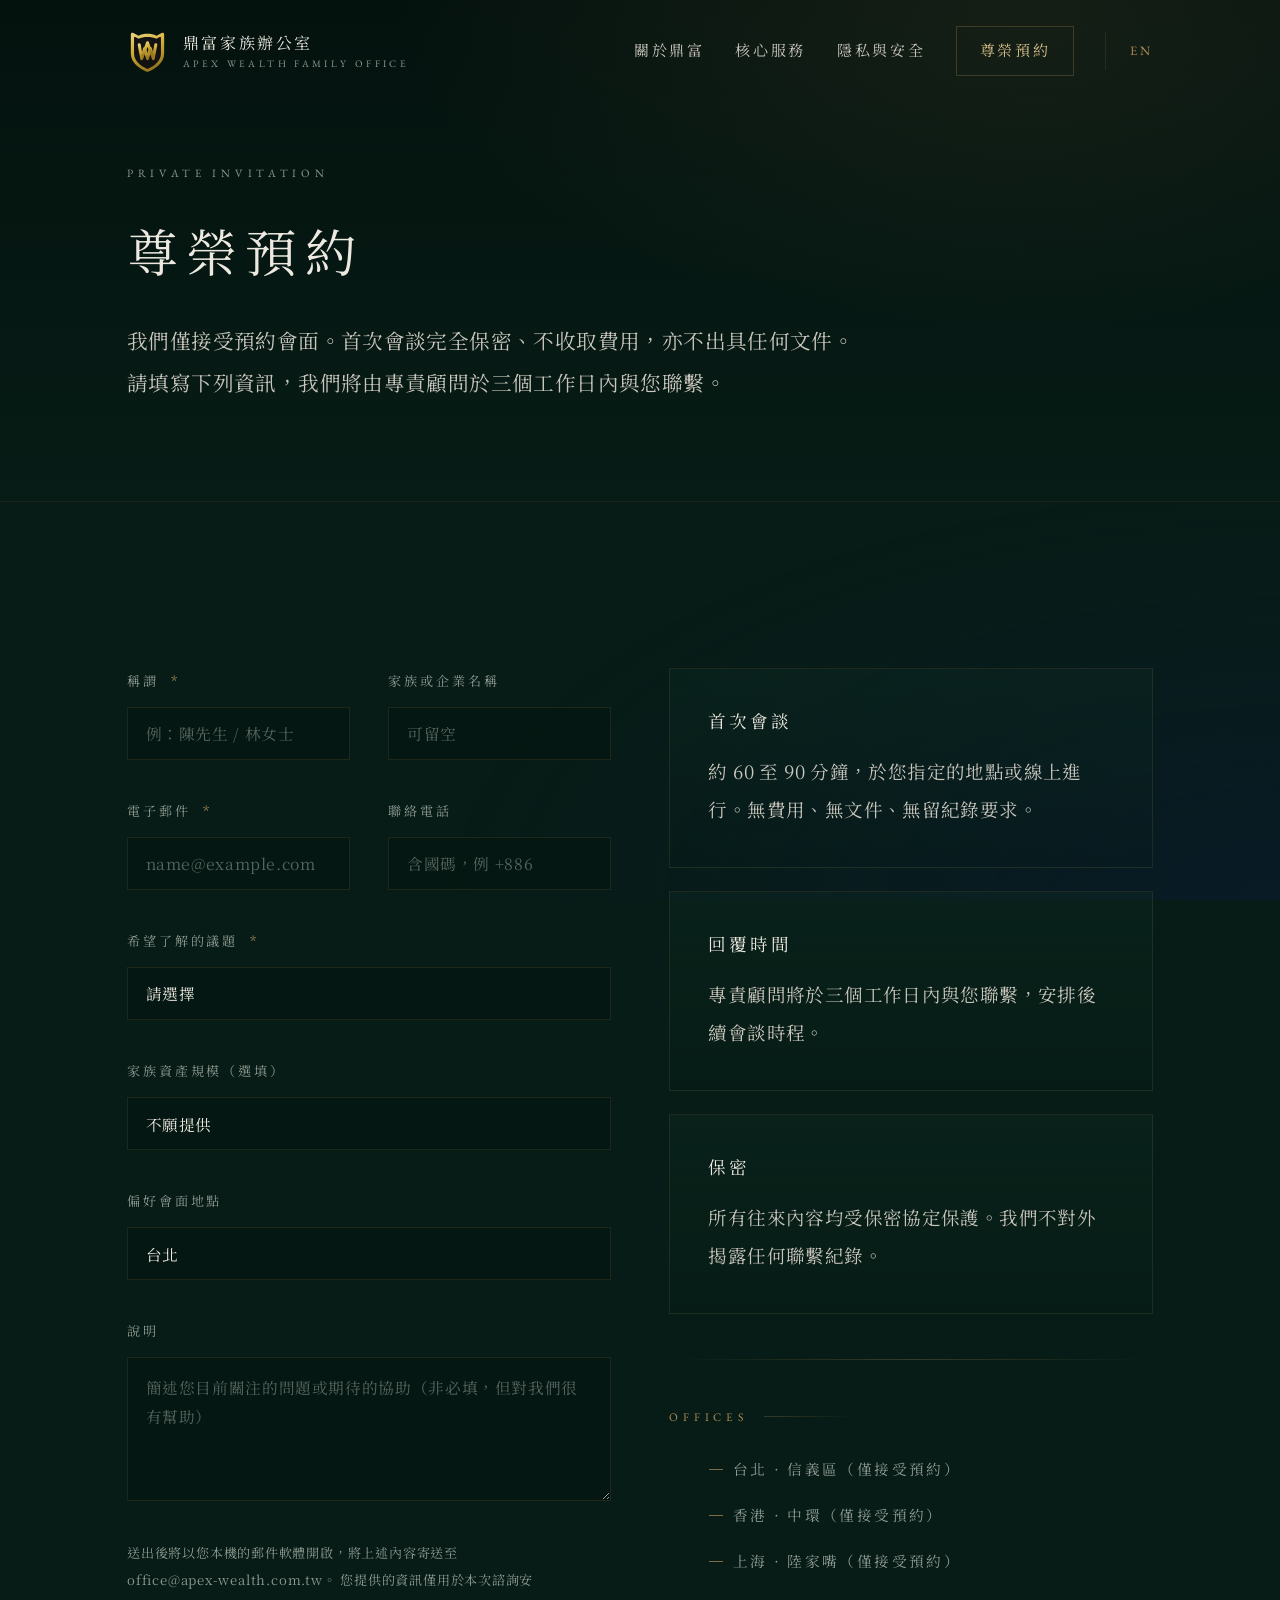
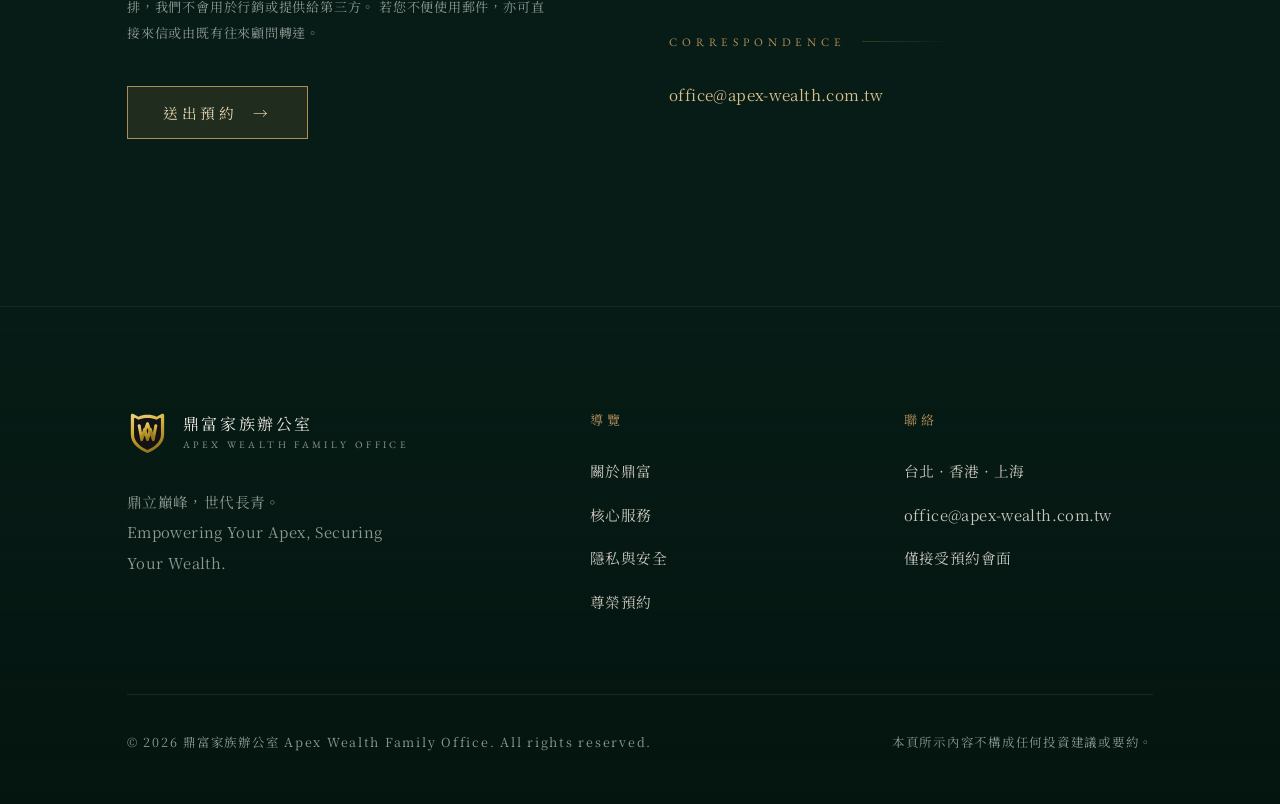
<file: contact.html>
<!DOCTYPE html>
<html lang="zh-Hant">
<head>
<meta charset="utf-8">
<meta name="viewport" content="width=device-width, initial-scale=1">
<title>尊榮預約｜鼎富家族辦公室 Apex Wealth Family Office</title>
<meta name="description" content="鼎富家族辦公室僅接受預約會面。請留下您的聯絡方式，我們將由專責顧問與您聯繫。">
<meta name="theme-color" content="#071C16">
<link rel="preconnect" href="https://fonts.googleapis.com">
<link rel="preconnect" href="https://fonts.gstatic.com" crossorigin>
<link href="https://fonts.googleapis.com/css2?family=EB+Garamond:ital,wght@0,400;0,500;1,400&family=Noto+Serif+TC:wght@300;400;500&display=swap" rel="stylesheet">
<link rel="stylesheet" href="assets/css/main.css">
<link rel="icon" href="assets/img/favicon.ico" sizes="any">
<link rel="icon" href="assets/img/favicon-32.png" type="image/png" sizes="32x32">
<link rel="icon" href="assets/img/favicon-16.png" type="image/png" sizes="16x16">
<link rel="apple-touch-icon" href="assets/img/apple-touch-icon.png">
</head>
<body>

<a class="visually-hidden" href="#main">跳至主要內容</a>

<header class="site-header">
  <div class="wrap">
    <a class="brand" href="index.html" aria-label="鼎富家族辦公室 首頁">
      <img class="brand__mark" src="assets/img/emblem-mark.svg" alt="" width="40" height="45" aria-hidden="true">
      <span class="brand__text">
        <span class="brand__zh">鼎富家族辦公室</span>
        <span class="brand__en">Apex Wealth Family Office</span>
      </span>
    </a>
    <button class="nav-toggle" type="button" aria-expanded="false" aria-controls="primary-nav" aria-label="開啟導覽選單">
      <span></span><span></span><span></span>
    </button>
    <nav class="nav" id="primary-nav" aria-label="主要導覽">
      <a href="about.html">關於鼎富</a>
      <a href="services.html">核心服務</a>
      <a href="security.html">隱私與安全</a>
      <a class="nav__cta" href="contact.html" aria-current="page">尊榮預約</a>
      <a class="nav__lang" href="en/contact.html" hreflang="en" lang="en">EN</a>
    </nav>
  </div>
</header>

<main id="main">

  <section class="page-head">
    <div class="wrap">
      <span class="en">Private Invitation</span>
      <h1 data-reveal="slow">尊榮預約</h1>
      <p class="lede" data-reveal>
        我們僅接受預約會面。首次會談完全保密、不收取費用，亦不出具任何文件。
        請填寫下列資訊，我們將由專責顧問於三個工作日內與您聯繫。
      </p>
    </div>
  </section>

  <section class="section">
    <div class="wrap">
      <div class="grid grid--2" style="align-items: start;">

        <form class="form" data-enquiry-form data-mailto="office@apex-wealth.com.tw" data-reveal>
          <div class="form__row">
            <div class="field">
              <label for="name">稱謂 <span class="req" aria-hidden="true">*</span></label>
              <input id="name" name="稱謂" type="text" required autocomplete="name" placeholder="例：陳先生 / 林女士">
            </div>
            <div class="field">
              <label for="org">家族或企業名稱</label>
              <input id="org" name="家族或企業名稱" type="text" autocomplete="organization" placeholder="可留空">
            </div>
          </div>

          <div class="form__row">
            <div class="field">
              <label for="email">電子郵件 <span class="req" aria-hidden="true">*</span></label>
              <input id="email" name="電子郵件" type="email" required autocomplete="email" placeholder="name@example.com">
            </div>
            <div class="field">
              <label for="phone">聯絡電話</label>
              <input id="phone" name="聯絡電話" type="tel" autocomplete="tel" placeholder="含國碼，例 +886">
            </div>
          </div>

          <div class="field">
            <label for="topic">希望了解的議題 <span class="req" aria-hidden="true">*</span></label>
            <select id="topic" name="希望了解的議題" required>
              <option value="">請選擇</option>
              <option>跨世代財富傳承架構</option>
              <option>稅務與法遵規劃</option>
              <option>家族治理與憲章</option>
              <option>家族辦公室設立</option>
              <option>二代培訓與接班規劃</option>
              <option>慈善基金會設立</option>
              <option>特殊資產管理</option>
              <option>其他（請於下方說明）</option>
            </select>
          </div>

          <div class="field">
            <label for="scale">家族資產規模（選填）</label>
            <select id="scale" name="家族資產規模">
              <option value="">不願提供</option>
              <option>未滿 1 億</option>
              <option>1 億至 10 億</option>
              <option>10 億至 50 億</option>
              <option>50 億以上</option>
            </select>
          </div>

          <div class="field">
            <label for="place">偏好會面地點</label>
            <select id="place" name="偏好會面地點">
              <option>台北</option>
              <option>香港</option>
              <option>上海</option>
              <option>由貴方安排</option>
            </select>
          </div>

          <div class="field">
            <label for="message">說明</label>
            <textarea id="message" name="說明" placeholder="簡述您目前關注的問題或期待的協助（非必填，但對我們很有幫助）"></textarea>
          </div>

          <p class="form__note">
            送出後將以您本機的郵件軟體開啟，將上述內容寄送至 office@apex-wealth.com.tw。
            您提供的資訊僅用於本次諮詢安排，我們不會用於行銷或提供給第三方。
            若您不便使用郵件，亦可直接來信或由既有往來顧問轉達。
          </p>

          <div class="btn-row">
            <button class="btn btn--solid" type="submit"><span>送出預約</span><span aria-hidden="true">→</span></button>
          </div>
        </form>

        <aside data-reveal style="display: grid; gap: 1.4rem;">
          <div class="card">
            <h3>首次會談</h3>
            <p>約 60 至 90 分鐘，於您指定的地點或線上進行。無費用、無文件、無留紀錄要求。</p>
          </div>
          <div class="card">
            <h3>回覆時間</h3>
            <p>專責顧問將於三個工作日內與您聯繫，安排後續會談時程。</p>
          </div>
          <div class="card">
            <h3>保密</h3>
            <p>所有往來內容均受保密協定保護。我們不對外揭露任何聯繫紀錄。</p>
          </div>

          <hr class="rule" style="margin: 1.4rem 0;">

          <div>
            <p class="eyebrow">Offices</p>
            <ul class="tags" style="flex-direction: column; gap: 1rem; font-size: 0.92rem;">
              <span>台北 · 信義區（僅接受預約）</span>
              <span>香港 · 中環（僅接受預約）</span>
              <span>上海 · 陸家嘴（僅接受預約）</span>
            </ul>
          </div>

          <div style="margin-top: 1rem;">
            <p class="eyebrow">Correspondence</p>
            <p class="lede" style="font-size: 0.95rem;">
              <a class="gold" href="mailto:office@apex-wealth.com.tw">office@apex-wealth.com.tw</a>
            </p>
          </div>
        </aside>

      </div>
    </div>
  </section>

</main>

<footer class="site-footer">
  <div class="wrap">
    <div class="site-footer__top">
      <div>
        <a class="brand" href="index.html">
          <img class="brand__mark" src="assets/img/emblem-mark.svg" alt="" width="40" height="45" aria-hidden="true">
          <span class="brand__text">
            <span class="brand__zh">鼎富家族辦公室</span>
            <span class="brand__en">Apex Wealth Family Office</span>
          </span>
        </a>
        <p class="muted" style="margin-top: 2rem; max-width: 34ch; font-size: 0.92rem;">
          鼎立巔峰，世代長青。<br>
          Empowering Your Apex, Securing Your Wealth.
        </p>
      </div>
      <div>
        <h4>導覽</h4>
        <ul>
          <li><a href="about.html">關於鼎富</a></li>
          <li><a href="services.html">核心服務</a></li>
          <li><a href="security.html">隱私與安全</a></li>
          <li><a href="contact.html">尊榮預約</a></li>
        </ul>
      </div>
      <div>
        <h4>聯絡</h4>
        <ul>
          <li>台北 · 香港 · 上海</li>
          <li><a href="mailto:office@apex-wealth.com.tw">office@apex-wealth.com.tw</a></li>
          <li>僅接受預約會面</li>
        </ul>
      </div>
    </div>
    <div class="site-footer__bottom">
      <span>© <span data-year>2026</span> 鼎富家族辦公室 Apex Wealth Family Office. All rights reserved.</span>
      <span>本頁所示內容不構成任何投資建議或要約。</span>
    </div>
  </div>
</footer>

<script src="assets/js/main.js"></script>
</body>
</html>
</file>
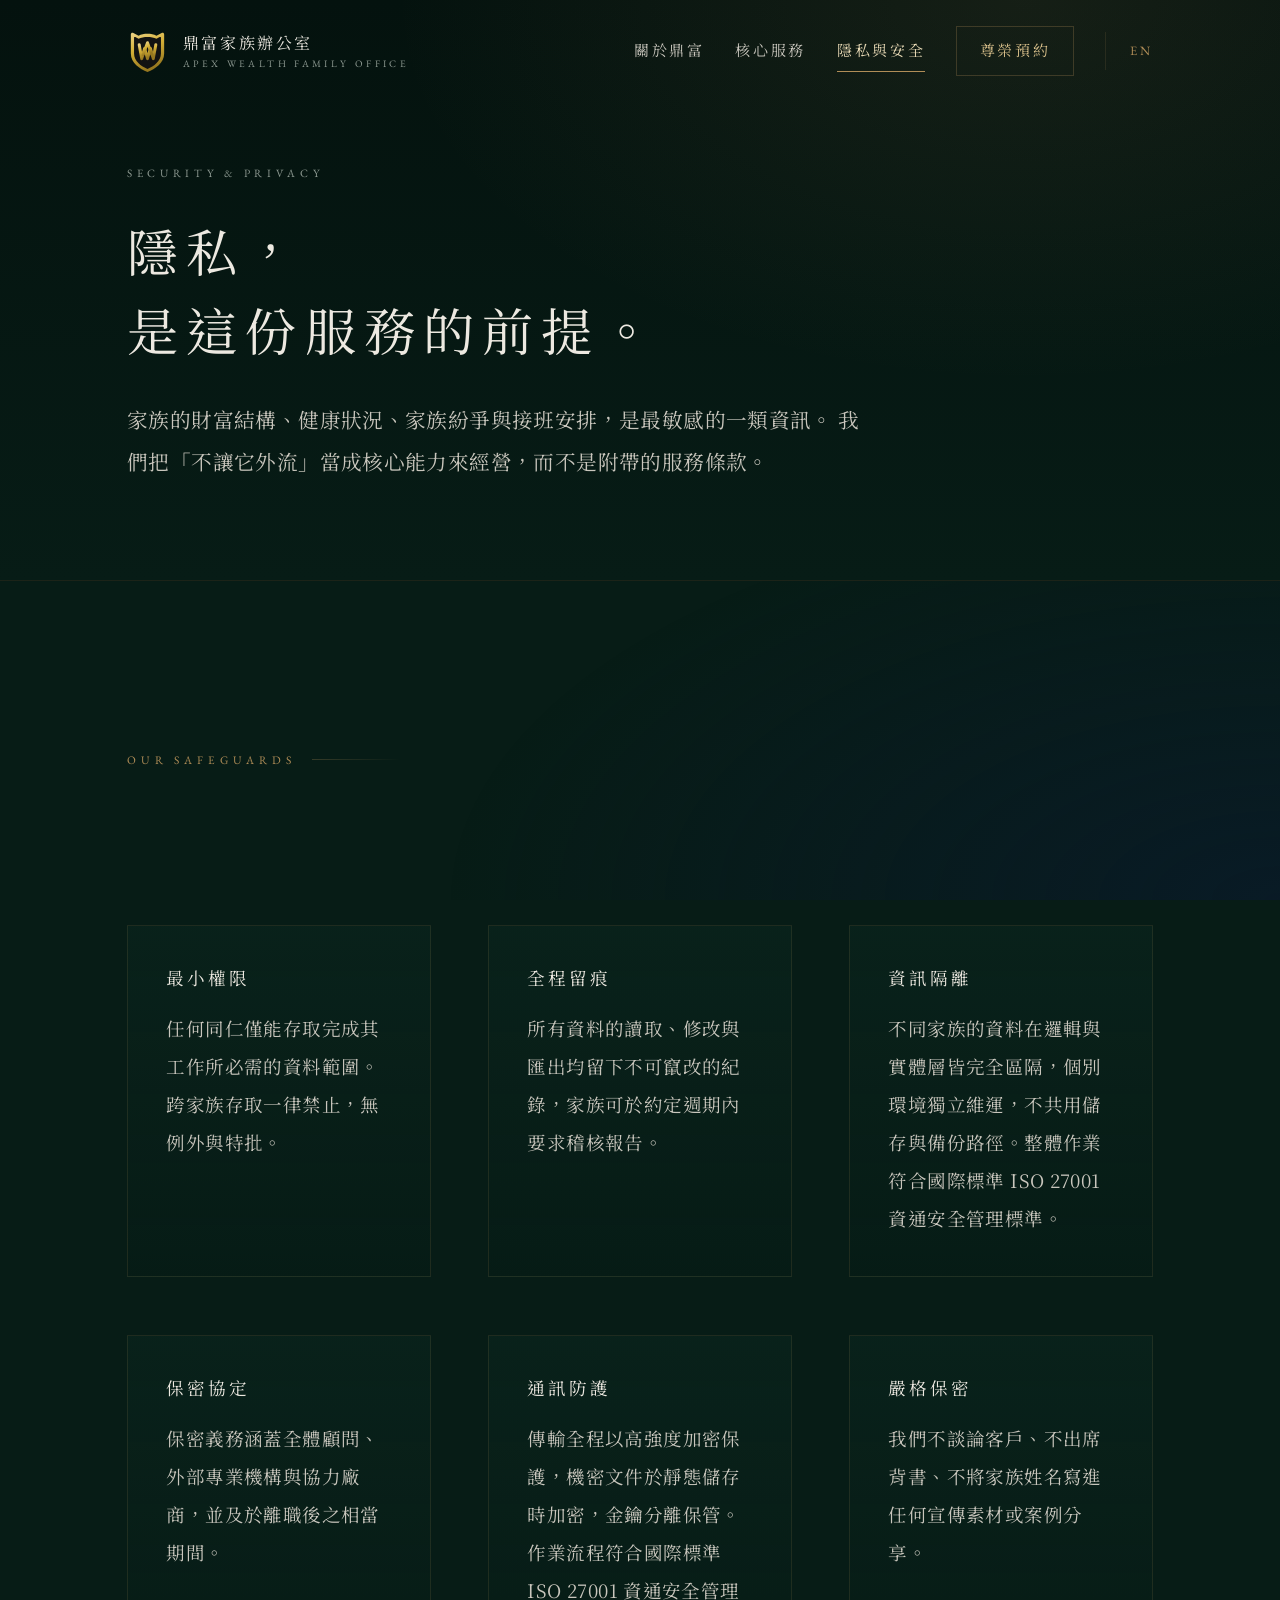
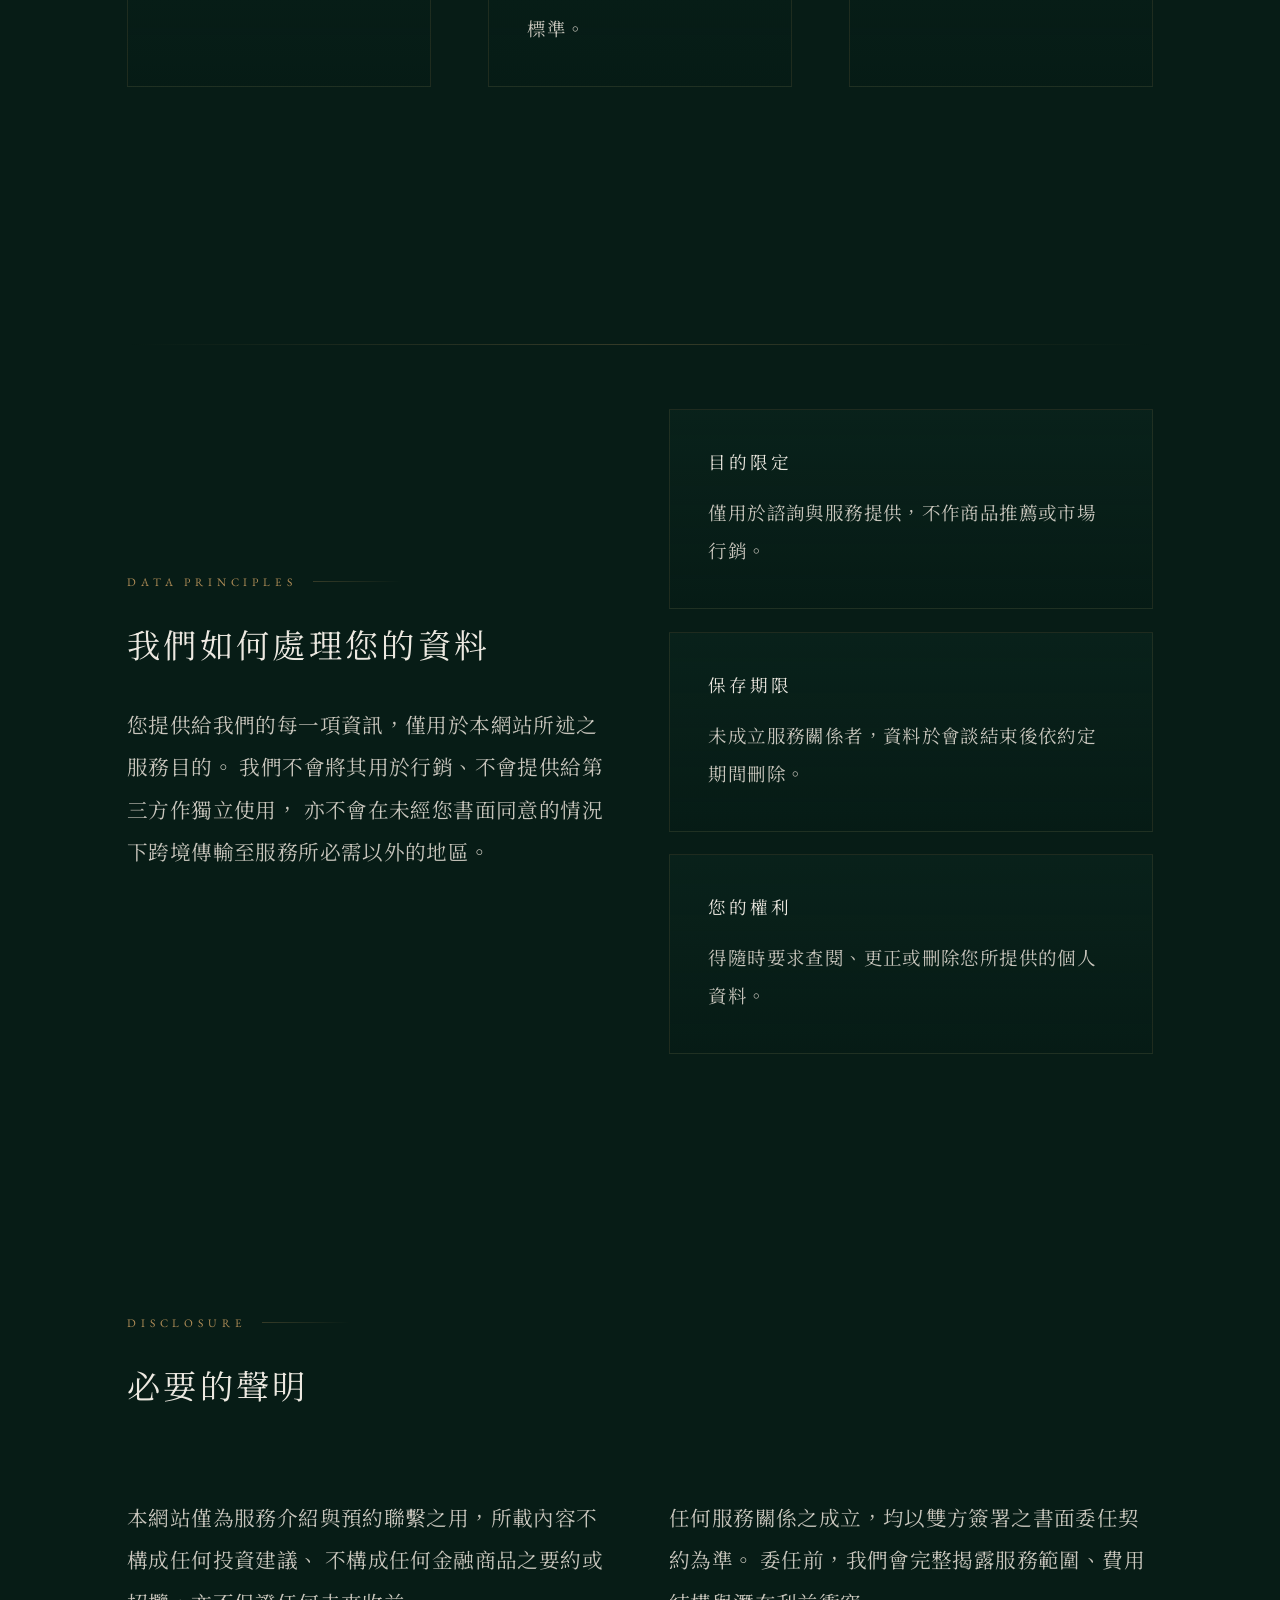
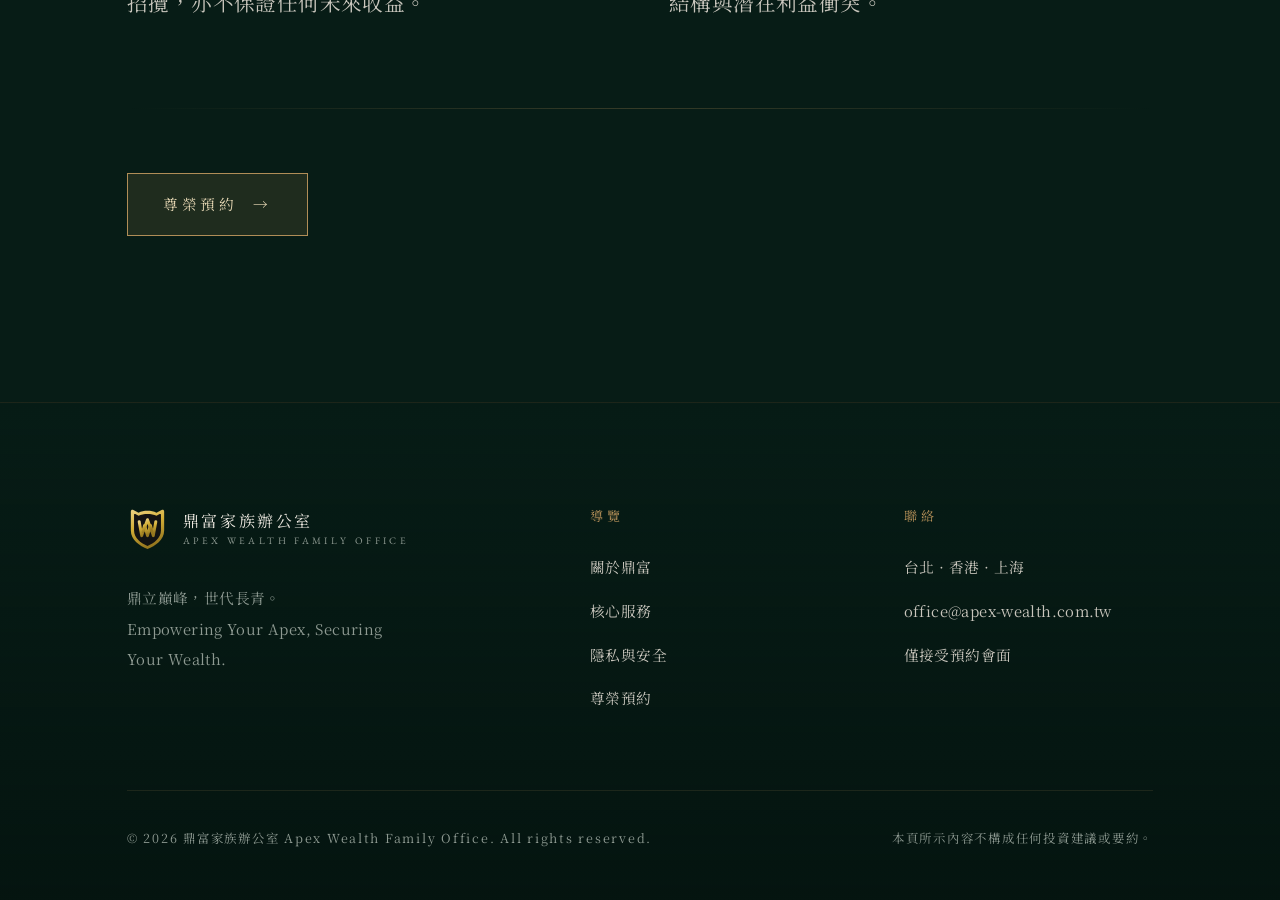
<file: security.html>
<!DOCTYPE html>
<html lang="zh-Hant">
<head>
<meta charset="utf-8">
<meta name="viewport" content="width=device-width, initial-scale=1">
<title>隱私與安全｜鼎富家族辦公室 Apex Wealth Family Office</title>
<meta name="description" content="隱私性是這份服務的前提。鼎富家族辦公室的資料隔離、最小權限、全程留痕與保密協定機制。">
<meta name="theme-color" content="#071C16">
<link rel="preconnect" href="https://fonts.googleapis.com">
<link rel="preconnect" href="https://fonts.gstatic.com" crossorigin>
<link href="https://fonts.googleapis.com/css2?family=EB+Garamond:ital,wght@0,400;0,500;1,400&family=Noto+Serif+TC:wght@300;400;500&display=swap" rel="stylesheet">
<link rel="stylesheet" href="assets/css/main.css">
<link rel="icon" href="assets/img/favicon.ico" sizes="any">
<link rel="icon" href="assets/img/favicon-32.png" type="image/png" sizes="32x32">
<link rel="icon" href="assets/img/favicon-16.png" type="image/png" sizes="16x16">
<link rel="apple-touch-icon" href="assets/img/apple-touch-icon.png">
</head>
<body>

<a class="visually-hidden" href="#main">跳至主要內容</a>

<header class="site-header">
  <div class="wrap">
    <a class="brand" href="index.html" aria-label="鼎富家族辦公室 首頁">
      <img class="brand__mark" src="assets/img/emblem-mark.svg" alt="" width="40" height="45" aria-hidden="true">
      <span class="brand__text">
        <span class="brand__zh">鼎富家族辦公室</span>
        <span class="brand__en">Apex Wealth Family Office</span>
      </span>
    </a>
    <button class="nav-toggle" type="button" aria-expanded="false" aria-controls="primary-nav" aria-label="開啟導覽選單">
      <span></span><span></span><span></span>
    </button>
    <nav class="nav" id="primary-nav" aria-label="主要導覽">
      <a href="about.html">關於鼎富</a>
      <a href="services.html">核心服務</a>
      <a href="security.html" aria-current="page">隱私與安全</a>
      <a class="nav__cta" href="contact.html">尊榮預約</a>
      <a class="nav__lang" href="en/security.html" hreflang="en" lang="en">EN</a>
    </nav>
  </div>
</header>

<main id="main">

  <section class="page-head">
    <div class="wrap">
      <span class="en">Security &amp; Privacy</span>
      <h1 data-reveal="slow">隱私，<br>是這份服務的前提。</h1>
      <p class="lede" data-reveal>
        家族的財富結構、健康狀況、家族紛爭與接班安排，是最敏感的一類資訊。
        我們把「不讓它外流」當成核心能力來經營，而不是附帶的服務條款。
      </p>
    </div>
  </section>

  <!-- 六項機制 -->
  <section class="section" aria-labelledby="mech-title">
    <div class="wrap">
      <p class="eyebrow" data-reveal>Our Safeguards</p>
      <h2 class="section-title" id="mech-title" data-reveal="slow">六道防線</h2>

      <div class="grid grid--3" style="margin-top: clamp(3rem, 6vw, 5rem);" data-stagger data-reveal-group>
        <div class="card">
          <h3>最小權限</h3>
          <p>任何同仁僅能存取完成其工作所必需的資料範圍。跨家族存取一律禁止，無例外與特批。</p>
        </div>
        <div class="card">
          <h3>全程留痕</h3>
          <p>所有資料的讀取、修改與匯出均留下不可竄改的紀錄，家族可於約定週期內要求稽核報告。</p>
        </div>
        <div class="card">
          <h3>資訊隔離</h3>
          <p>不同家族的資料在邏輯與實體層皆完全區隔，個別環境獨立維運，不共用儲存與備份路徑。整體作業符合國際標準 ISO 27001 資通安全管理標準。</p>
        </div>
        <div class="card">
          <h3>保密協定</h3>
          <p>保密義務涵蓋全體顧問、外部專業機構與協力廠商，並及於離職後之相當期間。</p>
        </div>
        <div class="card">
          <h3>通訊防護</h3>
          <p>傳輸全程以高強度加密保護，機密文件於靜態儲存時加密，金鑰分離保管。作業流程符合國際標準 ISO 27001 資通安全管理標準。</p>
        </div>
        <div class="card">
          <h3>嚴格保密</h3>
          <p>我們不談論客戶、不出席背書、不將家族姓名寫進任何宣傳素材或案例分享。</p>
        </div>
      </div>
    </div>
  </section>

  <!-- 資料處理原則 -->
  <section class="section section--tight">
    <div class="wrap">
      <hr class="rule" style="margin-top: 0;">
      <div class="grid grid--2">
        <div data-reveal>
          <p class="eyebrow">Data Principles</p>
          <h2 class="section-title">我們如何處理您的資料</h2>
          <p class="lede" style="margin-top: 2rem;">
            您提供給我們的每一項資訊，僅用於本網站所述之服務目的。
            我們不會將其用於行銷、不會提供給第三方作獨立使用，
            亦不會在未經您書面同意的情況下跨境傳輸至服務所必需以外的地區。
          </p>
        </div>
        <div class="grid" data-stagger data-reveal-group style="gap: 1.4rem; grid-template-columns: 1fr;">
          <div class="card">
            <h3>目的限定</h3>
            <p>僅用於諮詢與服務提供，不作商品推薦或市場行銷。</p>
          </div>
          <div class="card">
            <h3>保存期限</h3>
            <p>未成立服務關係者，資料於會談結束後依約定期間刪除。</p>
          </div>
          <div class="card">
            <h3>您的權利</h3>
            <p>得隨時要求查閱、更正或刪除您所提供的個人資料。</p>
          </div>
        </div>
      </div>
    </div>
  </section>

  <!-- 聲明 -->
  <section class="section" aria-labelledby="state-title">
    <div class="wrap">
      <p class="eyebrow" data-reveal>Disclosure</p>
      <h2 class="section-title" id="state-title" data-reveal="slow">必要的聲明</h2>
      <div class="grid grid--2" style="margin-top: clamp(2.5rem, 5vw, 4rem);">
        <p class="lede" data-reveal>
          本網站僅為服務介紹與預約聯繫之用，所載內容不構成任何投資建議、
          不構成任何金融商品之要約或招攬，亦不保證任何未來收益。
        </p>
        <p class="lede" data-reveal>
          任何服務關係之成立，均以雙方簽署之書面委任契約為準。
          委任前，我們會完整揭露服務範圍、費用結構與潛在利益衝突。
        </p>
      </div>

      <hr class="rule">

      <div class="btn-row" data-reveal>
        <a class="btn btn--solid" href="contact.html"><span>尊榮預約</span><span aria-hidden="true">→</span></a>
      </div>
    </div>
  </section>

</main>

<footer class="site-footer">
  <div class="wrap">
    <div class="site-footer__top">
      <div>
        <a class="brand" href="index.html">
          <img class="brand__mark" src="assets/img/emblem-mark.svg" alt="" width="40" height="45" aria-hidden="true">
          <span class="brand__text">
            <span class="brand__zh">鼎富家族辦公室</span>
            <span class="brand__en">Apex Wealth Family Office</span>
          </span>
        </a>
        <p class="muted" style="margin-top: 2rem; max-width: 34ch; font-size: 0.92rem;">
          鼎立巔峰，世代長青。<br>
          Empowering Your Apex, Securing Your Wealth.
        </p>
      </div>
      <div>
        <h4>導覽</h4>
        <ul>
          <li><a href="about.html">關於鼎富</a></li>
          <li><a href="services.html">核心服務</a></li>
          <li><a href="security.html">隱私與安全</a></li>
          <li><a href="contact.html">尊榮預約</a></li>
        </ul>
      </div>
      <div>
        <h4>聯絡</h4>
        <ul>
          <li>台北 · 香港 · 上海</li>
          <li><a href="mailto:office@apex-wealth.com.tw">office@apex-wealth.com.tw</a></li>
          <li>僅接受預約會面</li>
        </ul>
      </div>
    </div>
    <div class="site-footer__bottom">
      <span>© <span data-year>2026</span> 鼎富家族辦公室 Apex Wealth Family Office. All rights reserved.</span>
      <span>本頁所示內容不構成任何投資建議或要約。</span>
    </div>
  </div>
</footer>

<script src="assets/js/main.js"></script>
</body>
</html>
</file>
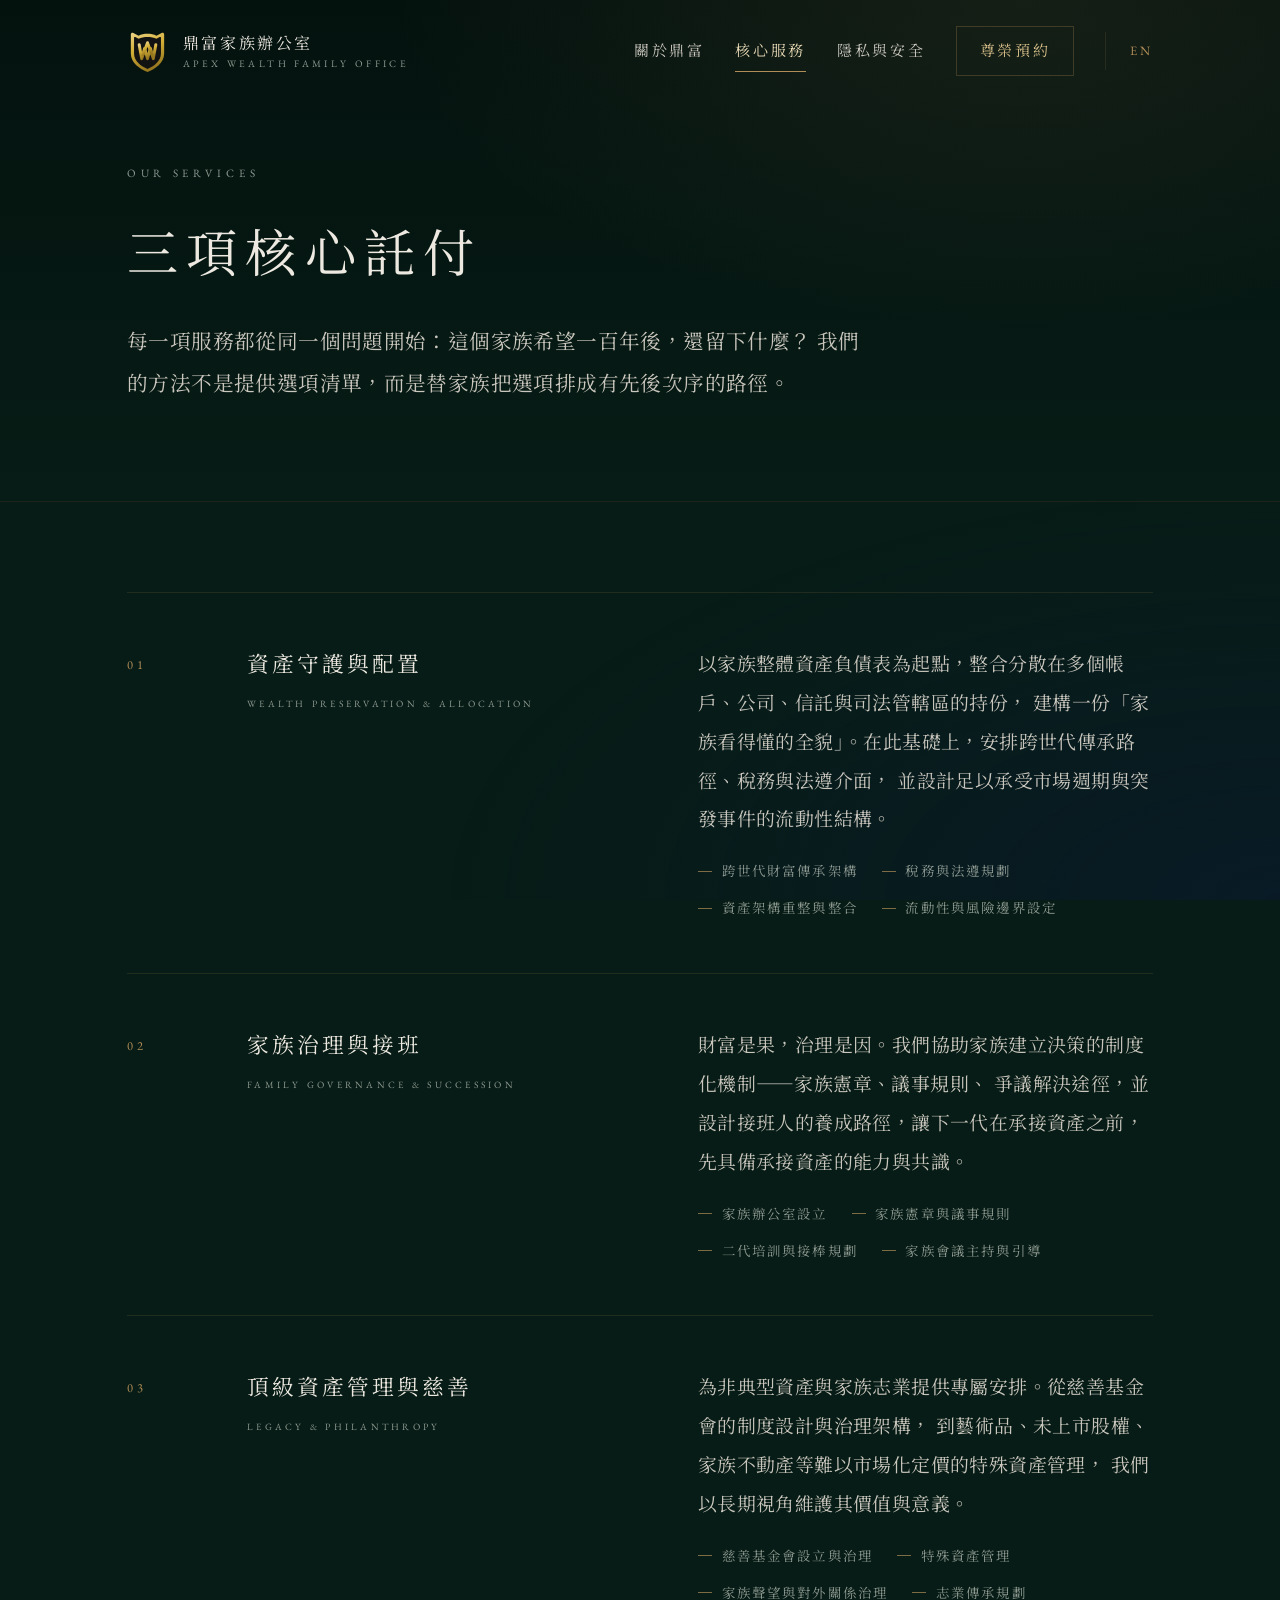
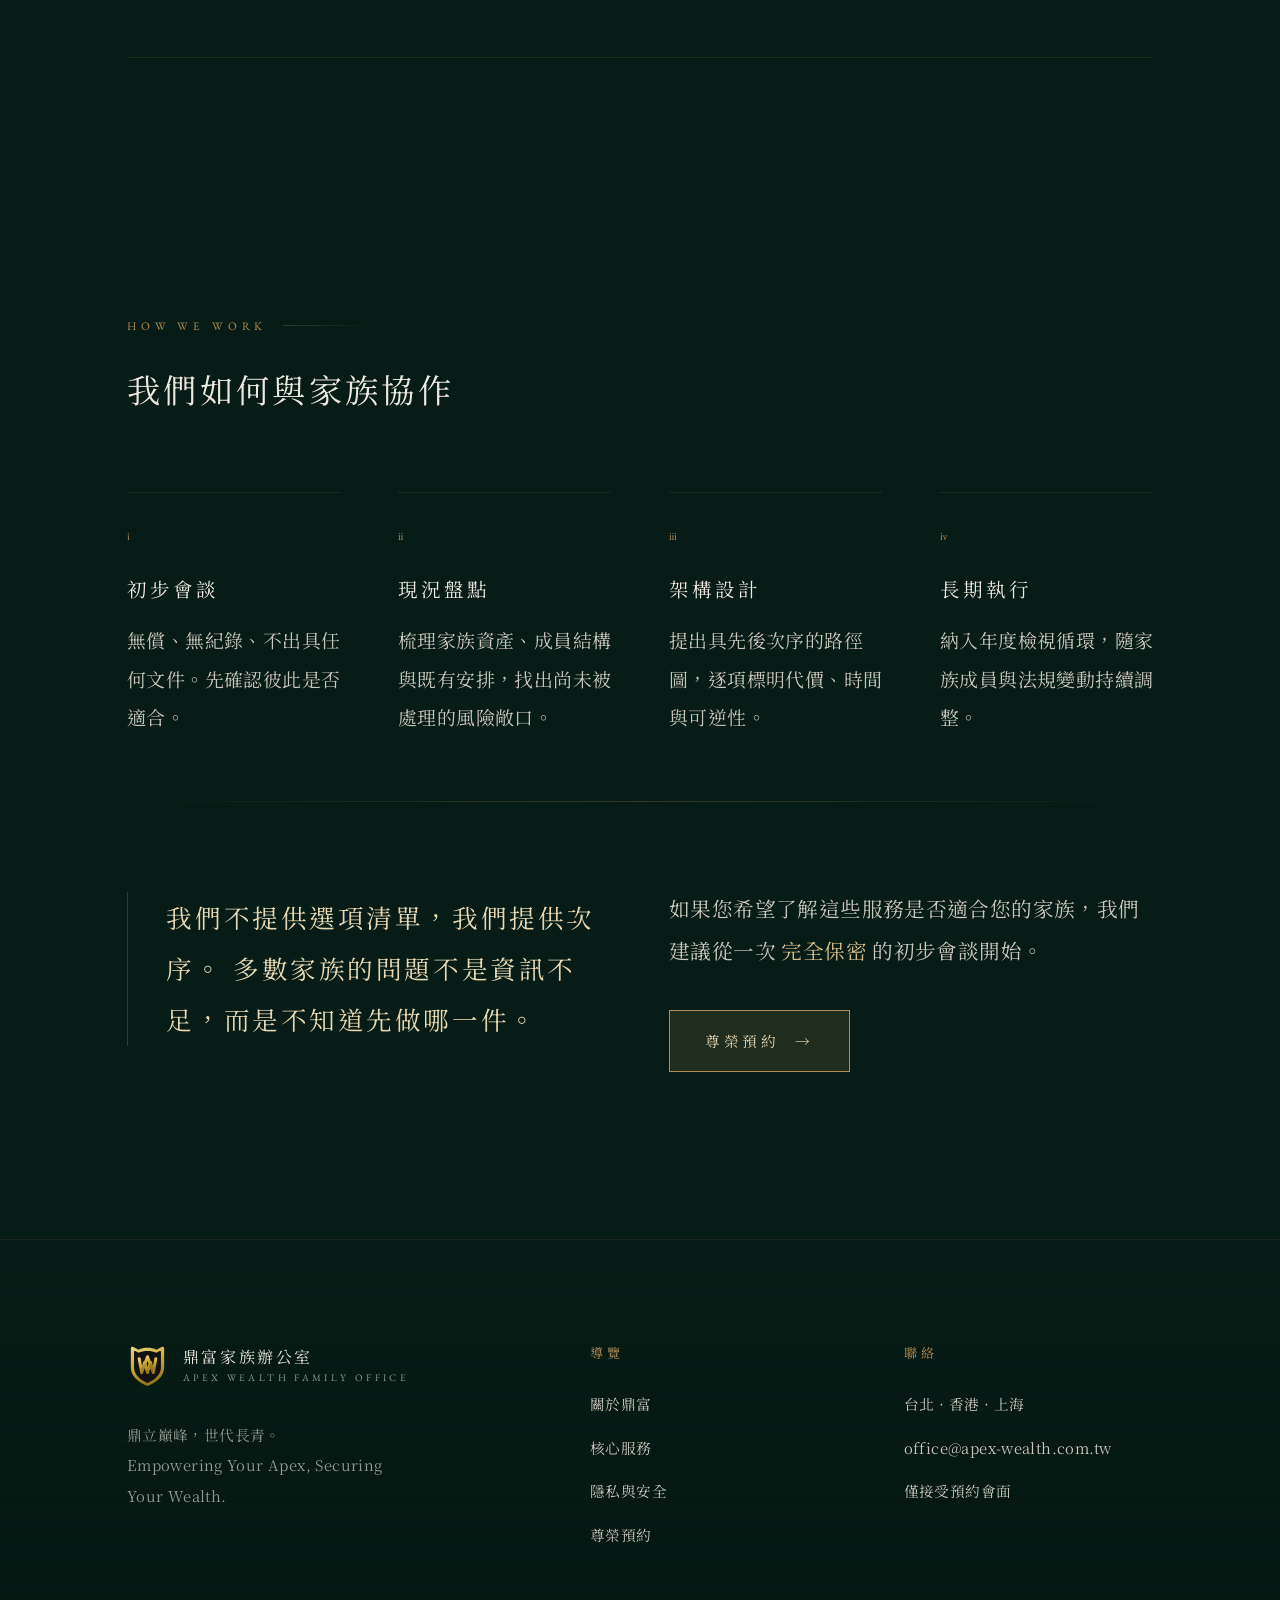
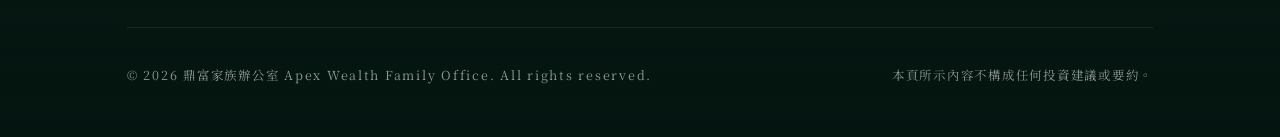
<file: services.html>
<!DOCTYPE html>
<html lang="zh-Hant">
<head>
<meta charset="utf-8">
<meta name="viewport" content="width=device-width, initial-scale=1">
<title>核心服務｜鼎富家族辦公室 Apex Wealth Family Office</title>
<meta name="description" content="資產守護與配置、家族治理與接班、頂級資產管理與慈善——鼎富家族辦公室的三項核心託付。">
<meta name="theme-color" content="#071C16">
<link rel="preconnect" href="https://fonts.googleapis.com">
<link rel="preconnect" href="https://fonts.gstatic.com" crossorigin>
<link href="https://fonts.googleapis.com/css2?family=EB+Garamond:ital,wght@0,400;0,500;1,400&family=Noto+Serif+TC:wght@300;400;500&display=swap" rel="stylesheet">
<link rel="stylesheet" href="assets/css/main.css">
<link rel="icon" href="assets/img/favicon.ico" sizes="any">
<link rel="icon" href="assets/img/favicon-32.png" type="image/png" sizes="32x32">
<link rel="icon" href="assets/img/favicon-16.png" type="image/png" sizes="16x16">
<link rel="apple-touch-icon" href="assets/img/apple-touch-icon.png">
</head>
<body>

<a class="visually-hidden" href="#main">跳至主要內容</a>

<header class="site-header">
  <div class="wrap">
    <a class="brand" href="index.html" aria-label="鼎富家族辦公室 首頁">
      <img class="brand__mark" src="assets/img/emblem-mark.svg" alt="" width="40" height="45" aria-hidden="true">
      <span class="brand__text">
        <span class="brand__zh">鼎富家族辦公室</span>
        <span class="brand__en">Apex Wealth Family Office</span>
      </span>
    </a>
    <button class="nav-toggle" type="button" aria-expanded="false" aria-controls="primary-nav" aria-label="開啟導覽選單">
      <span></span><span></span><span></span>
    </button>
    <nav class="nav" id="primary-nav" aria-label="主要導覽">
      <a href="about.html">關於鼎富</a>
      <a href="services.html" aria-current="page">核心服務</a>
      <a href="security.html">隱私與安全</a>
      <a class="nav__cta" href="contact.html">尊榮預約</a>
      <a class="nav__lang" href="en/services.html" hreflang="en" lang="en">EN</a>
    </nav>
  </div>
</header>

<main id="main">

  <section class="page-head">
    <div class="wrap">
      <span class="en">Our Services</span>
      <h1 data-reveal="slow">三項核心託付</h1>
      <p class="lede" data-reveal>
        每一項服務都從同一個問題開始：這個家族希望一百年後，還留下什麼？
        我們的方法不是提供選項清單，而是替家族把選項排成有先後次序的路徑。
      </p>
    </div>
  </section>

  <section class="section section--tight">
    <div class="wrap">

      <article class="service" aria-labelledby="svc1" data-reveal>
        <div class="service__no">01</div>
        <h3 id="svc1">資產守護與配置<small>Wealth Preservation &amp; Allocation</small></h3>
        <div>
          <p>
            以家族整體資產負債表為起點，整合分散在多個帳戶、公司、信託與司法管轄區的持份，
            建構一份「家族看得懂的全貌」。在此基礎上，安排跨世代傳承路徑、稅務與法遵介面，
            並設計足以承受市場週期與突發事件的流動性結構。
          </p>
          <div class="tags">
            <span>跨世代財富傳承架構</span>
            <span>稅務與法遵規劃</span>
            <span>資產架構重整與整合</span>
            <span>流動性與風險邊界設定</span>
          </div>
        </div>
      </article>

      <article class="service" aria-labelledby="svc2" data-reveal>
        <div class="service__no">02</div>
        <h3 id="svc2">家族治理與接班<small>Family Governance &amp; Succession</small></h3>
        <div>
          <p>
            財富是果，治理是因。我們協助家族建立決策的制度化機制——家族憲章、議事規則、
            爭議解決途徑，並設計接班人的養成路徑，讓下一代在承接資產之前，
            先具備承接資產的能力與共識。
          </p>
          <div class="tags">
            <span>家族辦公室設立</span>
            <span>家族憲章與議事規則</span>
            <span>二代培訓與接棒規劃</span>
            <span>家族會議主持與引導</span>
          </div>
        </div>
      </article>

      <article class="service" aria-labelledby="svc3" data-reveal>
        <div class="service__no">03</div>
        <h3 id="svc3">頂級資產管理與慈善<small>Legacy &amp; Philanthropy</small></h3>
        <div>
          <p>
            為非典型資產與家族志業提供專屬安排。從慈善基金會的制度設計與治理架構，
            到藝術品、未上市股權、家族不動產等難以市場化定價的特殊資產管理，
            我們以長期視角維護其價值與意義。
          </p>
          <div class="tags">
            <span>慈善基金會設立與治理</span>
            <span>特殊資產管理</span>
            <span>家族聲望與對外關係治理</span>
            <span>志業傳承規劃</span>
          </div>
        </div>
      </article>
      <div style="border-top: 1px solid var(--hairline-soft);"></div>
    </div>
  </section>

  <!-- 協作方式 -->
  <section class="section" aria-labelledby="how-title">
    <div class="wrap">
      <p class="eyebrow" data-reveal>How We Work</p>
      <h2 class="section-title" id="how-title" data-reveal="slow">我們如何與家族協作</h2>

      <div class="grid grid--4" style="margin-top: clamp(3rem, 6vw, 5rem);" data-stagger data-reveal-group>
        <article class="tenet">
          <span class="tenet__no">ⅰ</span>
          <h3>初步會談</h3>
          <p>無償、無紀錄、不出具任何文件。先確認彼此是否適合。</p>
        </article>
        <article class="tenet">
          <span class="tenet__no">ⅱ</span>
          <h3>現況盤點</h3>
          <p>梳理家族資產、成員結構與既有安排，找出尚未被處理的風險敞口。</p>
        </article>
        <article class="tenet">
          <span class="tenet__no">ⅲ</span>
          <h3>架構設計</h3>
          <p>提出具先後次序的路徑圖，逐項標明代價、時間與可逆性。</p>
        </article>
        <article class="tenet">
          <span class="tenet__no">ⅳ</span>
          <h3>長期執行</h3>
          <p>納入年度檢視循環，隨家族成員與法規變動持續調整。</p>
        </article>
      </div>

      <hr class="rule">

      <div class="grid grid--2">
        <blockquote class="quote" data-reveal>
          我們不提供選項清單，我們提供次序。
          多數家族的問題不是資訊不足，而是不知道先做哪一件。
        </blockquote>
        <div data-reveal>
          <p class="lede">
            如果您希望了解這些服務是否適合您的家族，我們建議從一次
            <span class="gold">完全保密</span> 的初步會談開始。
          </p>
          <div class="btn-row" style="margin-top: 2.4rem;">
            <a class="btn btn--solid" href="contact.html"><span>尊榮預約</span><span aria-hidden="true">→</span></a>
          </div>
        </div>
      </div>
    </div>
  </section>

</main>

<footer class="site-footer">
  <div class="wrap">
    <div class="site-footer__top">
      <div>
        <a class="brand" href="index.html">
          <img class="brand__mark" src="assets/img/emblem-mark.svg" alt="" width="40" height="45" aria-hidden="true">
          <span class="brand__text">
            <span class="brand__zh">鼎富家族辦公室</span>
            <span class="brand__en">Apex Wealth Family Office</span>
          </span>
        </a>
        <p class="muted" style="margin-top: 2rem; max-width: 34ch; font-size: 0.92rem;">
          鼎立巔峰，世代長青。<br>
          Empowering Your Apex, Securing Your Wealth.
        </p>
      </div>
      <div>
        <h4>導覽</h4>
        <ul>
          <li><a href="about.html">關於鼎富</a></li>
          <li><a href="services.html">核心服務</a></li>
          <li><a href="security.html">隱私與安全</a></li>
          <li><a href="contact.html">尊榮預約</a></li>
        </ul>
      </div>
      <div>
        <h4>聯絡</h4>
        <ul>
          <li>台北 · 香港 · 上海</li>
          <li><a href="mailto:office@apex-wealth.com.tw">office@apex-wealth.com.tw</a></li>
          <li>僅接受預約會面</li>
        </ul>
      </div>
    </div>
    <div class="site-footer__bottom">
      <span>© <span data-year>2026</span> 鼎富家族辦公室 Apex Wealth Family Office. All rights reserved.</span>
      <span>本頁所示內容不構成任何投資建議或要約。</span>
    </div>
  </div>
</footer>

<script src="assets/js/main.js"></script>
</body>
</html>
</file>
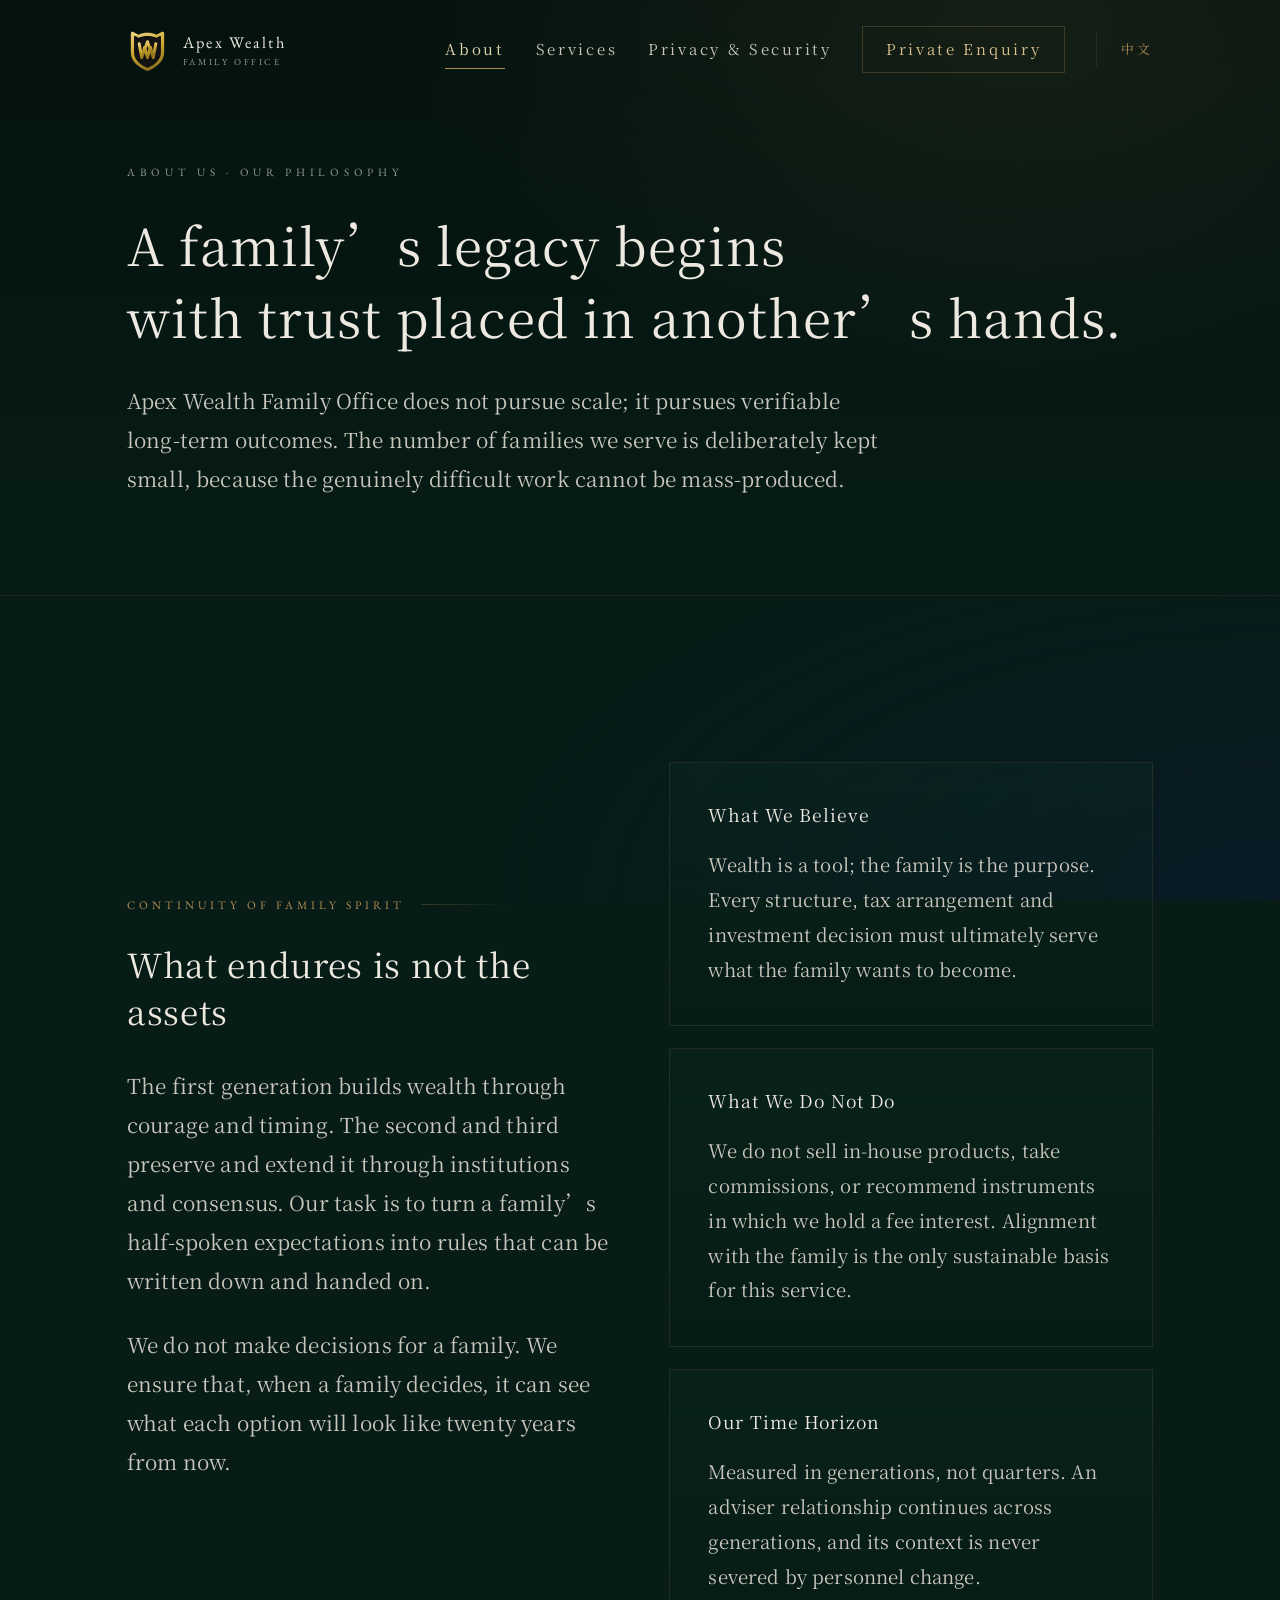
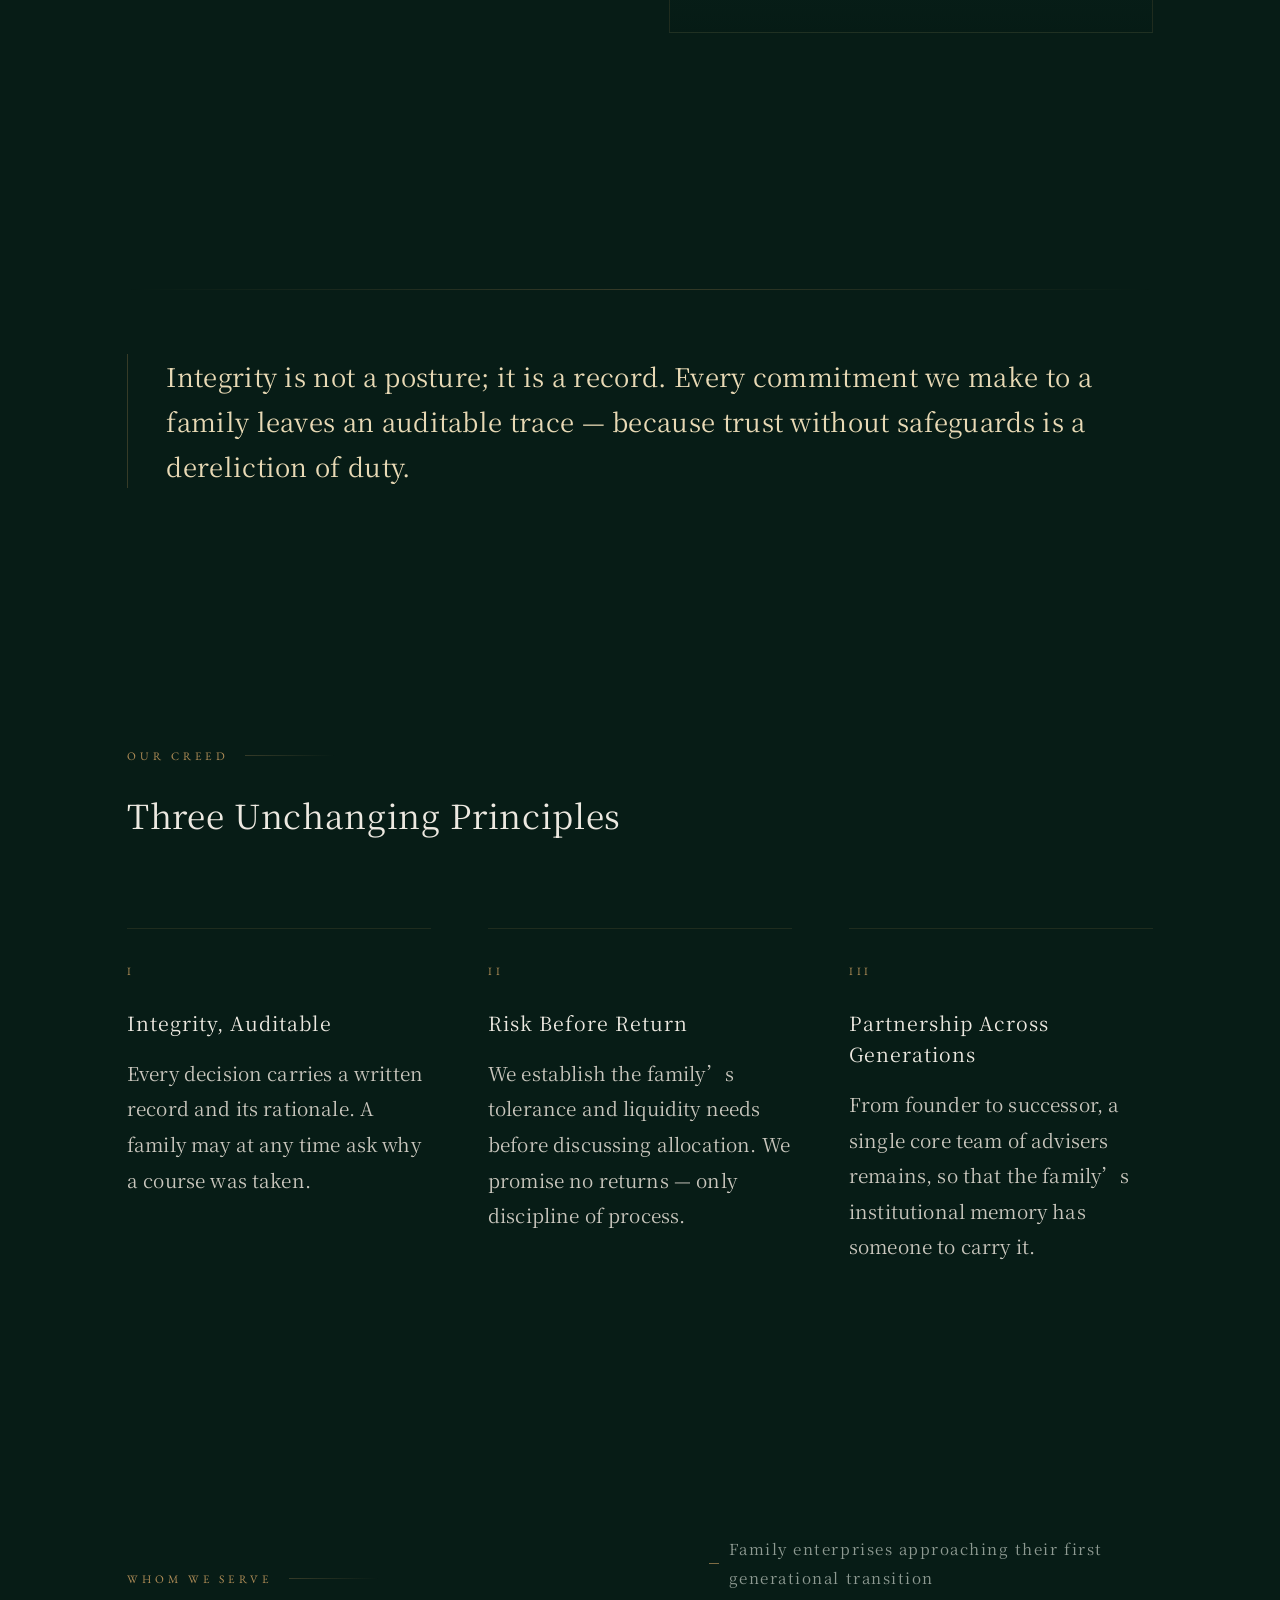
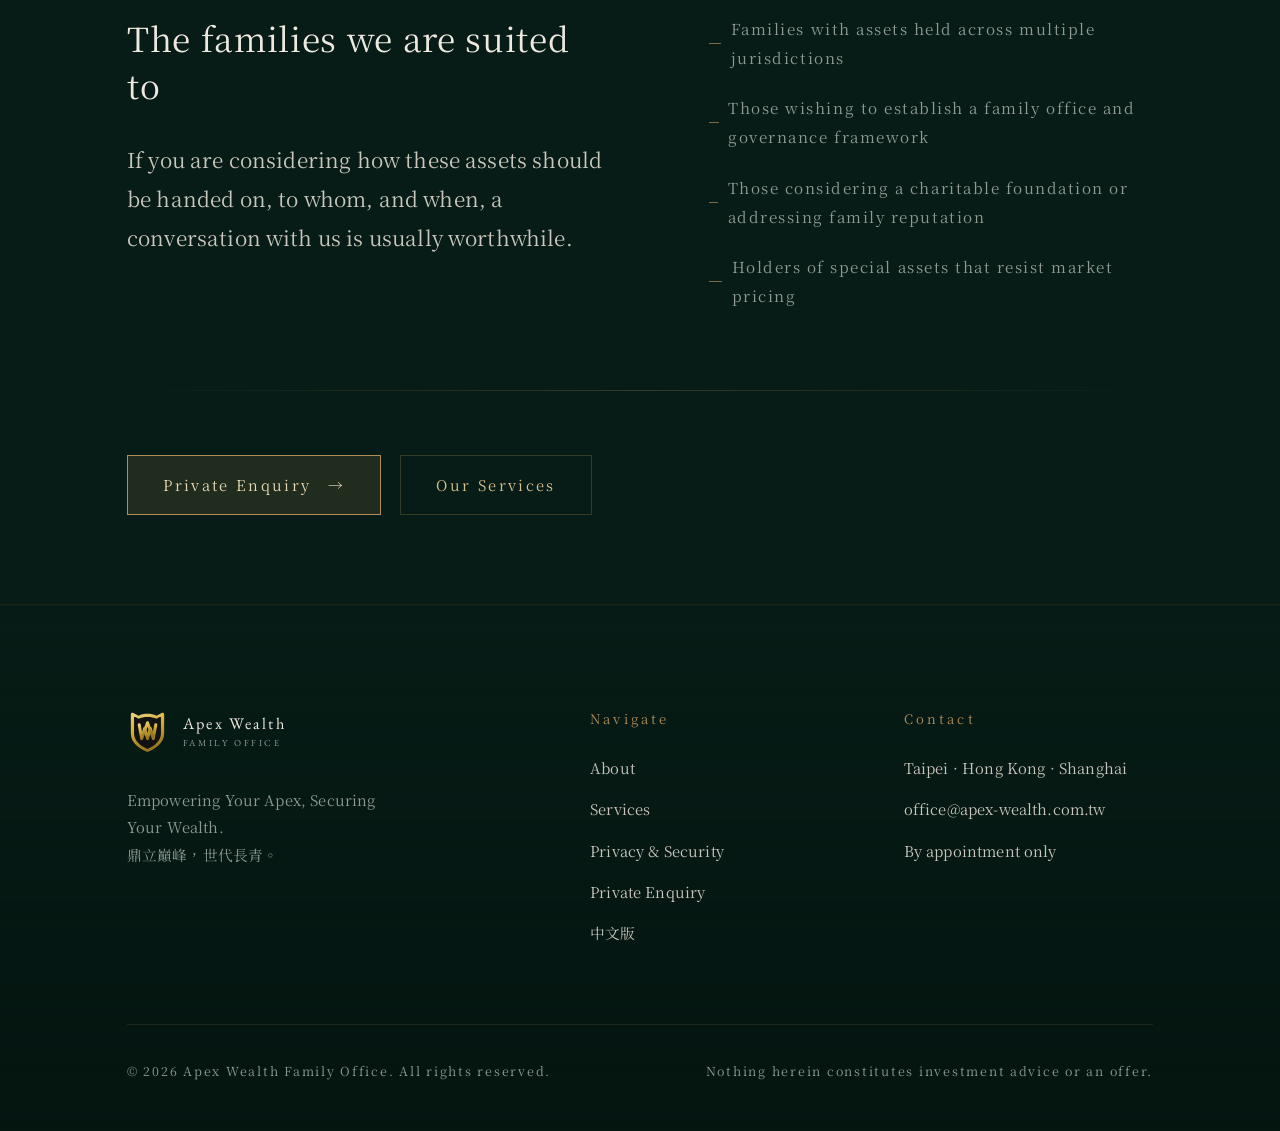
<file: en/about.html>
<!DOCTYPE html>
<html lang="en">
<head>
<meta charset="utf-8">
<meta name="viewport" content="width=device-width, initial-scale=1">
<title>About｜Apex Wealth Family Office</title>
<meta name="description" content="Apex Wealth Family Office believes a family's legacy begins with trust. On continuity of family spirit, verifiable integrity, risk control and generational partnership.">
<meta name="theme-color" content="#071C16">
<link rel="preconnect" href="https://fonts.googleapis.com">
<link rel="preconnect" href="https://fonts.gstatic.com" crossorigin>
<link href="https://fonts.googleapis.com/css2?family=EB+Garamond:ital,wght@0,400;0,500;1,400&family=Noto+Serif+TC:wght@300;400;500&display=swap" rel="stylesheet">
<link rel="stylesheet" href="../assets/css/main.css">
<link rel="alternate" hreflang="zh-Hant" href="https://tzlun167.github.io/Apex-wealth/about.html">
<link rel="alternate" hreflang="en" href="https://tzlun167.github.io/Apex-wealth/en/about.html">
<link rel="icon" href="../assets/img/favicon.ico" sizes="any">
<link rel="icon" href="../assets/img/favicon-32.png" type="image/png" sizes="32x32">
<link rel="icon" href="../assets/img/favicon-16.png" type="image/png" sizes="16x16">
<link rel="apple-touch-icon" href="../assets/img/apple-touch-icon.png">
</head>
<body class="lang-en">

<a class="visually-hidden" href="#main">Skip to main content</a>

<header class="site-header">
  <div class="wrap">
    <a class="brand" href="index.html" aria-label="Apex Wealth Family Office home">
      <img class="brand__mark" src="../assets/img/emblem-mark.svg" alt="" width="40" height="45" aria-hidden="true">
      <span class="brand__text">
        <span class="brand__zh">Apex Wealth</span>
        <span class="brand__en">Family Office</span>
      </span>
    </a>
    <button class="nav-toggle" type="button" aria-expanded="false" aria-controls="primary-nav" aria-label="Open navigation menu">
      <span></span><span></span><span></span>
    </button>
    <nav class="nav" id="primary-nav" aria-label="Main navigation">
      <a href="about.html" aria-current="page">About</a>
      <a href="services.html">Services</a>
      <a href="security.html">Privacy &amp; Security</a>
      <a class="nav__cta" href="contact.html">Private Enquiry</a>
      <a class="nav__lang" href="../about.html" hreflang="zh-Hant" lang="zh-Hant">中文</a>
    </nav>
  </div>
</header>

<main id="main">

  <section class="page-head">
    <div class="wrap">
      <span class="en">About Us · Our Philosophy</span>
      <h1 data-reveal="slow">A family&rsquo;s legacy begins<br>with trust placed in another&rsquo;s hands.</h1>
      <p class="lede" data-reveal>
        Apex Wealth Family Office does not pursue scale; it pursues verifiable long-term outcomes.
        The number of families we serve is deliberately kept small, because the genuinely
        difficult work cannot be mass-produced.
      </p>
    </div>
  </section>

  <!-- Continuity of Family Spirit -->
  <section class="section" aria-labelledby="spirit-title">
    <div class="wrap">
      <div class="grid grid--2">
        <div data-reveal>
          <p class="eyebrow">Continuity of Family Spirit</p>
          <h2 class="section-title" id="spirit-title">What endures is not the assets</h2>
          <p class="lede" style="margin-top: 2rem;">
            The first generation builds wealth through courage and timing. The second and third
            preserve and extend it through institutions and consensus. Our task is to turn a
            family&rsquo;s half-spoken expectations into rules that can be written down and handed on.
          </p>
          <p class="lede" style="margin-top: 1.6rem;">
            We do not make decisions for a family. We ensure that, when a family decides, it can see
            what each option will look like twenty years from now.
          </p>
        </div>

        <div data-stagger data-reveal-group class="grid" style="gap: 1.4rem; grid-template-columns: 1fr;">
          <div class="card">
            <h3>What We Believe</h3>
            <p>Wealth is a tool; the family is the purpose. Every structure, tax arrangement and investment decision must ultimately serve what the family wants to become.</p>
          </div>
          <div class="card">
            <h3>What We Do Not Do</h3>
            <p>We do not sell in-house products, take commissions, or recommend instruments in which we hold a fee interest. Alignment with the family is the only sustainable basis for this service.</p>
          </div>
          <div class="card">
            <h3>Our Time Horizon</h3>
            <p>Measured in generations, not quarters. An adviser relationship continues across generations, and its context is never severed by personnel change.</p>
          </div>
        </div>
      </div>
    </div>
  </section>

  <section class="section section--tight">
    <div class="wrap">
      <hr class="rule" style="margin-top: 0;">
      <blockquote class="quote" data-reveal>
        Integrity is not a posture; it is a record.
        Every commitment we make to a family leaves an auditable trace &mdash;
        because trust without safeguards is a dereliction of duty.
      </blockquote>
    </div>
  </section>

  <!-- Creed -->
  <section class="section" aria-labelledby="creed-title">
    <div class="wrap">
      <p class="eyebrow" data-reveal>Our Creed</p>
      <h2 class="section-title" id="creed-title" data-reveal="slow">Three Unchanging Principles</h2>

      <div class="grid grid--3" style="margin-top: clamp(3.5rem, 7vw, 6rem);" data-stagger data-reveal-group>
        <article class="tenet">
          <span class="tenet__no">I</span>
          <h3>Integrity, Auditable</h3>
          <p>Every decision carries a written record and its rationale. A family may at any time ask why a course was taken.</p>
        </article>
        <article class="tenet">
          <span class="tenet__no">II</span>
          <h3>Risk Before Return</h3>
          <p>We establish the family&rsquo;s tolerance and liquidity needs before discussing allocation. We promise no returns &mdash; only discipline of process.</p>
        </article>
        <article class="tenet">
          <span class="tenet__no">III</span>
          <h3>Partnership Across Generations</h3>
          <p>From founder to successor, a single core team of advisers remains, so that the family&rsquo;s institutional memory has someone to carry it.</p>
        </article>
      </div>
    </div>
  </section>

  <!-- Whom We Serve -->
  <section class="section section--tight">
    <div class="wrap">
      <div class="grid grid--2">
        <div data-reveal>
          <p class="eyebrow">Whom We Serve</p>
          <h2 class="section-title">The families we are suited to</h2>
          <p class="lede" style="margin-top: 2rem;">
            If you are considering how these assets should be handed on, to whom, and when,
            a conversation with us is usually worthwhile.
          </p>
        </div>
        <ul class="tags" style="flex-direction: column; gap: 1.4rem; font-size: 0.95rem;" data-stagger data-reveal-group>
          <span style="--i:0">Family enterprises approaching their first generational transition</span>
          <span style="--i:1">Families with assets held across multiple jurisdictions</span>
          <span style="--i:2">Those wishing to establish a family office and governance framework</span>
          <span style="--i:3">Those considering a charitable foundation or addressing family reputation</span>
          <span style="--i:4">Holders of special assets that resist market pricing</span>
        </ul>
      </div>

      <hr class="rule">

      <div class="btn-row" data-reveal>
        <a class="btn btn--solid" href="contact.html"><span>Private Enquiry</span><span aria-hidden="true">→</span></a>
        <a class="btn" href="services.html"><span>Our Services</span></a>
      </div>
    </div>
  </section>

</main>

<footer class="site-footer">
  <div class="wrap">
    <div class="site-footer__top">
      <div>
        <a class="brand" href="index.html">
          <img class="brand__mark" src="../assets/img/emblem-mark.svg" alt="" width="40" height="45" aria-hidden="true">
          <span class="brand__text">
            <span class="brand__zh">Apex Wealth</span>
            <span class="brand__en">Family Office</span>
          </span>
        </a>
        <p class="muted" style="margin-top: 2rem; max-width: 36ch; font-size: 0.92rem;">
          Empowering Your Apex, Securing Your Wealth.<br>
          鼎立巔峰，世代長青。
        </p>
      </div>
      <div>
        <h4>Navigate</h4>
        <ul>
          <li><a href="about.html">About</a></li>
          <li><a href="services.html">Services</a></li>
          <li><a href="security.html">Privacy &amp; Security</a></li>
          <li><a href="contact.html">Private Enquiry</a></li>
          <li><a href="../about.html" hreflang="zh-Hant" lang="zh-Hant">中文版</a></li>
        </ul>
      </div>
      <div>
        <h4>Contact</h4>
        <ul>
          <li>Taipei · Hong Kong · Shanghai</li>
          <li><a href="mailto:office@apex-wealth.com.tw">office@apex-wealth.com.tw</a></li>
          <li>By appointment only</li>
        </ul>
      </div>
    </div>
    <div class="site-footer__bottom">
      <span>© <span data-year>2026</span> Apex Wealth Family Office. All rights reserved.</span>
      <span>Nothing herein constitutes investment advice or an offer.</span>
    </div>
  </div>
</footer>

<script src="../assets/js/main.js"></script>
</body>
</html>
</file>
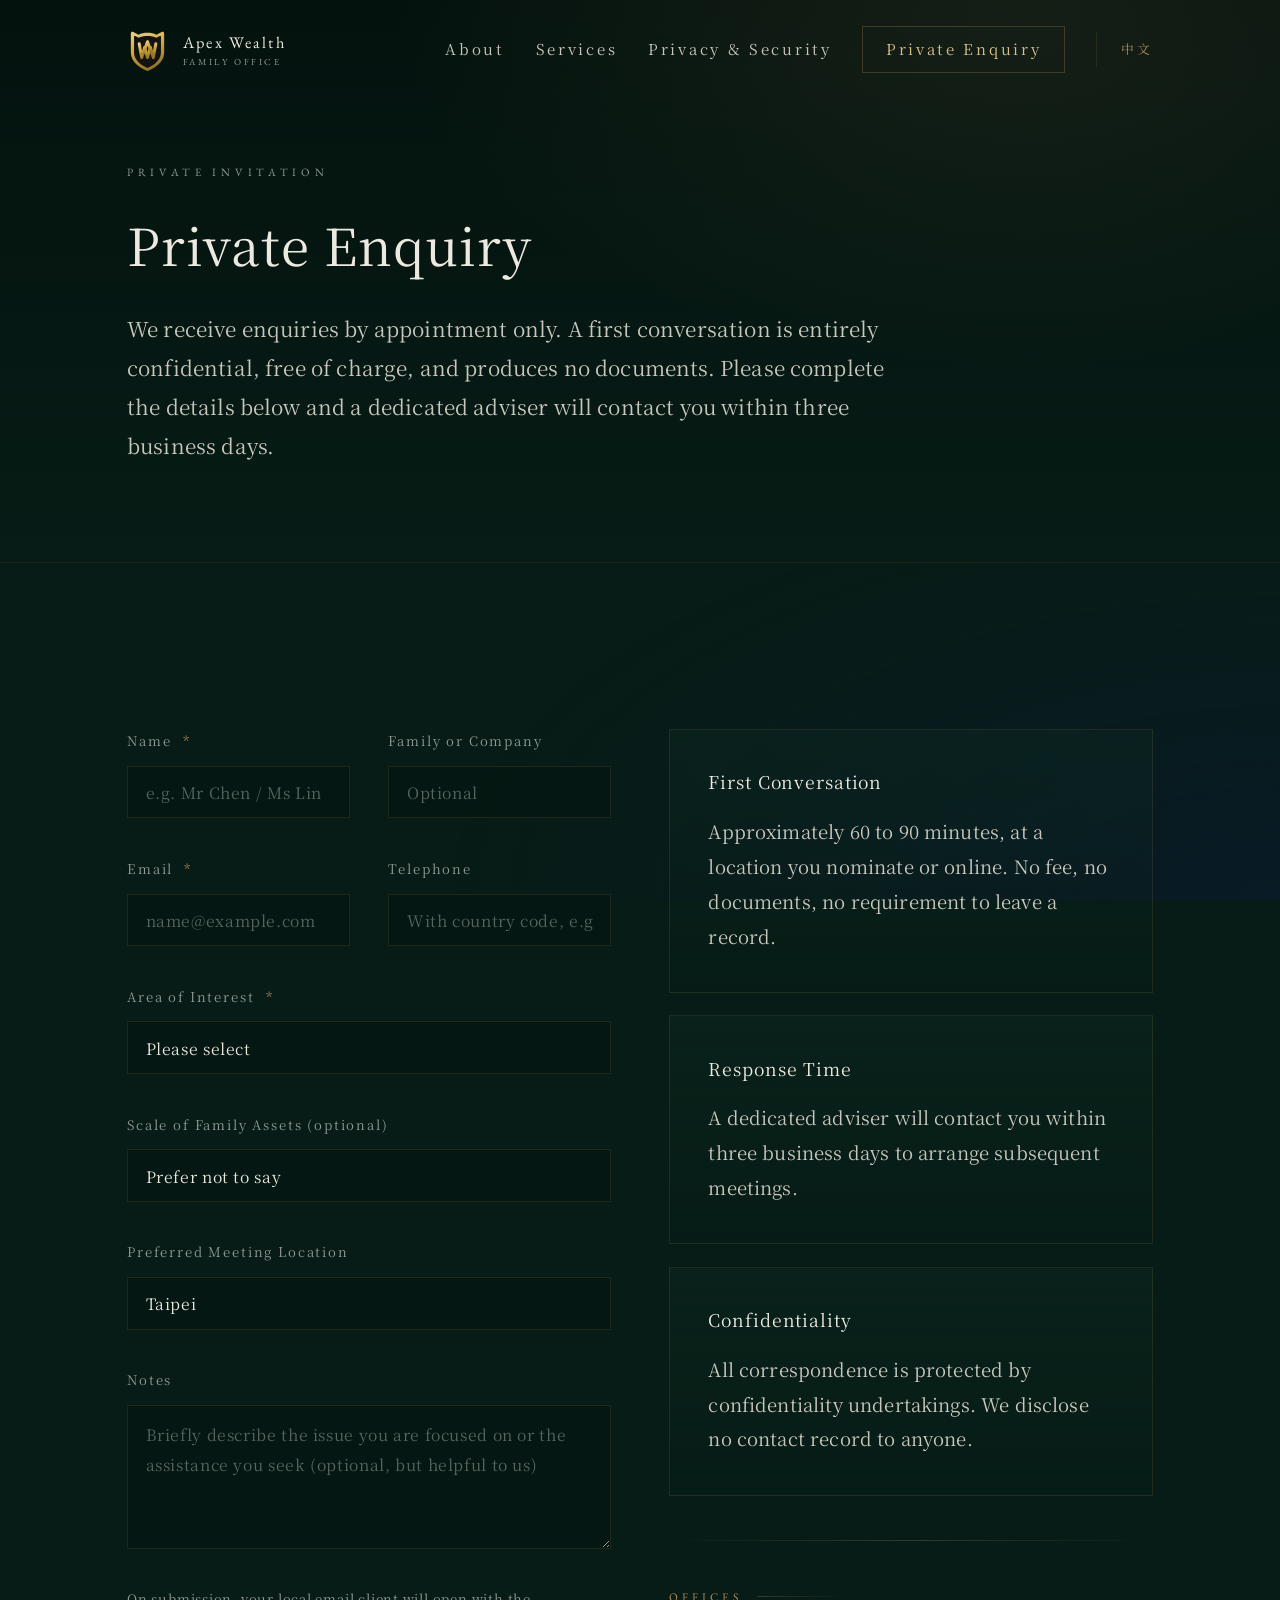
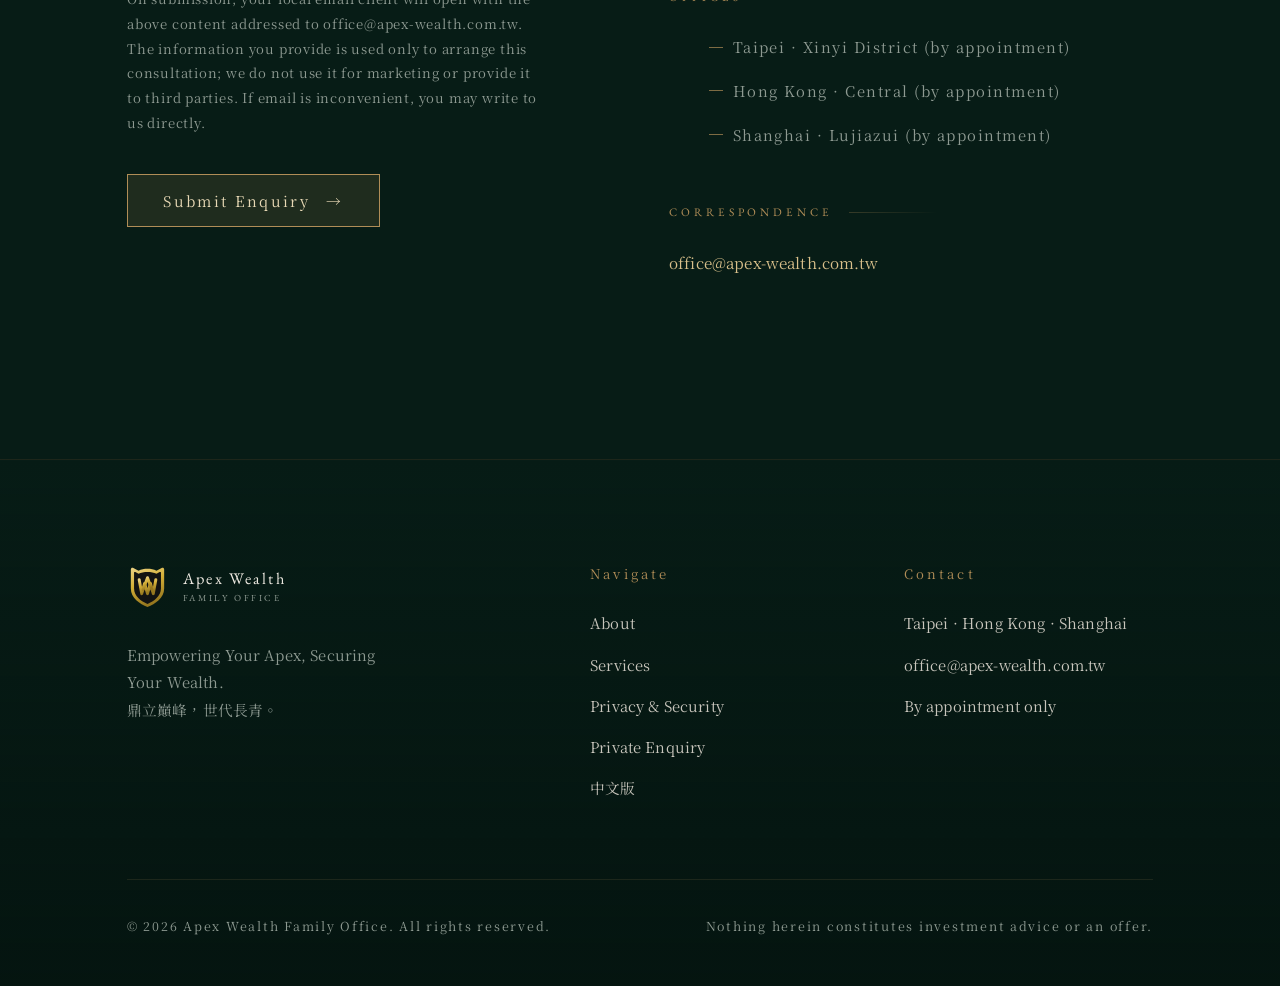
<file: en/contact.html>
<!DOCTYPE html>
<html lang="en">
<head>
<meta charset="utf-8">
<meta name="viewport" content="width=device-width, initial-scale=1">
<title>Private Enquiry｜Apex Wealth Family Office</title>
<meta name="description" content="Apex Wealth Family Office receives enquiries by appointment only. Leave your contact details and a dedicated adviser will be in touch.">
<meta name="theme-color" content="#071C16">
<link rel="preconnect" href="https://fonts.googleapis.com">
<link rel="preconnect" href="https://fonts.gstatic.com" crossorigin>
<link href="https://fonts.googleapis.com/css2?family=EB+Garamond:ital,wght@0,400;0,500;1,400&family=Noto+Serif+TC:wght@300;400;500&display=swap" rel="stylesheet">
<link rel="stylesheet" href="../assets/css/main.css">
<link rel="alternate" hreflang="zh-Hant" href="https://tzlun167.github.io/Apex-wealth/contact.html">
<link rel="alternate" hreflang="en" href="https://tzlun167.github.io/Apex-wealth/en/contact.html">
<link rel="icon" href="../assets/img/favicon.ico" sizes="any">
<link rel="icon" href="../assets/img/favicon-32.png" type="image/png" sizes="32x32">
<link rel="icon" href="../assets/img/favicon-16.png" type="image/png" sizes="16x16">
<link rel="apple-touch-icon" href="../assets/img/apple-touch-icon.png">
</head>
<body class="lang-en">

<a class="visually-hidden" href="#main">Skip to main content</a>

<header class="site-header">
  <div class="wrap">
    <a class="brand" href="index.html" aria-label="Apex Wealth Family Office home">
      <img class="brand__mark" src="../assets/img/emblem-mark.svg" alt="" width="40" height="45" aria-hidden="true">
      <span class="brand__text">
        <span class="brand__zh">Apex Wealth</span>
        <span class="brand__en">Family Office</span>
      </span>
    </a>
    <button class="nav-toggle" type="button" aria-expanded="false" aria-controls="primary-nav" aria-label="Open navigation menu">
      <span></span><span></span><span></span>
    </button>
    <nav class="nav" id="primary-nav" aria-label="Main navigation">
      <a href="about.html">About</a>
      <a href="services.html">Services</a>
      <a href="security.html">Privacy &amp; Security</a>
      <a class="nav__cta" href="contact.html" aria-current="page">Private Enquiry</a>
      <a class="nav__lang" href="../contact.html" hreflang="zh-Hant" lang="zh-Hant">中文</a>
    </nav>
  </div>
</header>

<main id="main">

  <section class="page-head">
    <div class="wrap">
      <span class="en">Private Invitation</span>
      <h1 data-reveal="slow">Private Enquiry</h1>
      <p class="lede" data-reveal>
        We receive enquiries by appointment only. A first conversation is entirely confidential,
        free of charge, and produces no documents. Please complete the details below and a
        dedicated adviser will contact you within three business days.
      </p>
    </div>
  </section>

  <section class="section">
    <div class="wrap">
      <div class="grid grid--2" style="align-items: start;">

        <form class="form" data-enquiry-form data-mailto="office@apex-wealth.com.tw" data-reveal>
          <div class="form__row">
            <div class="field">
              <label for="name">Name <span class="req" aria-hidden="true">*</span></label>
              <input id="name" name="Name" type="text" required autocomplete="name" placeholder="e.g. Mr Chen / Ms Lin">
            </div>
            <div class="field">
              <label for="org">Family or Company</label>
              <input id="org" name="Family or Company" type="text" autocomplete="organization" placeholder="Optional">
            </div>
          </div>

          <div class="form__row">
            <div class="field">
              <label for="email">Email <span class="req" aria-hidden="true">*</span></label>
              <input id="email" name="Email" type="email" required autocomplete="email" placeholder="name@example.com">
            </div>
            <div class="field">
              <label for="phone">Telephone</label>
              <input id="phone" name="Telephone" type="tel" autocomplete="tel" placeholder="With country code, e.g. +886">
            </div>
          </div>

          <div class="field">
            <label for="topic">Area of Interest <span class="req" aria-hidden="true">*</span></label>
            <select id="topic" name="Area of Interest" required>
              <option value="">Please select</option>
              <option>Cross-generational succession architecture</option>
              <option>Tax and compliance planning</option>
              <option>Family governance and charter</option>
              <option>Establishing a family office</option>
              <option>Next-generation development and handover</option>
              <option>Establishing a charitable foundation</option>
              <option>Special asset stewardship</option>
              <option>Other (please describe below)</option>
            </select>
          </div>

          <div class="field">
            <label for="scale">Scale of Family Assets (optional)</label>
            <select id="scale" name="Scale of Family Assets">
              <option value="">Prefer not to say</option>
              <option>Under USD 3 million</option>
              <option>USD 3 million – 30 million</option>
              <option>USD 30 million – 150 million</option>
              <option>Over USD 150 million</option>
            </select>
          </div>

          <div class="field">
            <label for="place">Preferred Meeting Location</label>
            <select id="place" name="Preferred Meeting Location">
              <option>Taipei</option>
              <option>Hong Kong</option>
              <option>Shanghai</option>
              <option>At your convenience</option>
            </select>
          </div>

          <div class="field">
            <label for="message">Notes</label>
            <textarea id="message" name="Notes" placeholder="Briefly describe the issue you are focused on or the assistance you seek (optional, but helpful to us)"></textarea>
          </div>

          <p class="form__note">
            On submission, your local email client will open with the above content addressed to
            office@apex-wealth.com.tw. The information you provide is used only to arrange this
            consultation; we do not use it for marketing or provide it to third parties.
            If email is inconvenient, you may write to us directly.
          </p>

          <div class="btn-row">
            <button class="btn btn--solid" type="submit"><span>Submit Enquiry</span><span aria-hidden="true">→</span></button>
          </div>
        </form>

        <aside data-reveal style="display: grid; gap: 1.4rem;">
          <div class="card">
            <h3>First Conversation</h3>
            <p>Approximately 60 to 90 minutes, at a location you nominate or online. No fee, no documents, no requirement to leave a record.</p>
          </div>
          <div class="card">
            <h3>Response Time</h3>
            <p>A dedicated adviser will contact you within three business days to arrange subsequent meetings.</p>
          </div>
          <div class="card">
            <h3>Confidentiality</h3>
            <p>All correspondence is protected by confidentiality undertakings. We disclose no contact record to anyone.</p>
          </div>

          <hr class="rule" style="margin: 1.4rem 0;">

          <div>
            <p class="eyebrow">Offices</p>
            <ul class="tags" style="flex-direction: column; gap: 1rem; font-size: 0.92rem;">
              <span>Taipei · Xinyi District (by appointment)</span>
              <span>Hong Kong · Central (by appointment)</span>
              <span>Shanghai · Lujiazui (by appointment)</span>
            </ul>
          </div>

          <div style="margin-top: 1rem;">
            <p class="eyebrow">Correspondence</p>
            <p class="lede" style="font-size: 0.95rem;">
              <a class="gold" href="mailto:office@apex-wealth.com.tw">office@apex-wealth.com.tw</a>
            </p>
          </div>
        </aside>

      </div>
    </div>
  </section>

</main>

<footer class="site-footer">
  <div class="wrap">
    <div class="site-footer__top">
      <div>
        <a class="brand" href="index.html">
          <img class="brand__mark" src="../assets/img/emblem-mark.svg" alt="" width="40" height="45" aria-hidden="true">
          <span class="brand__text">
            <span class="brand__zh">Apex Wealth</span>
            <span class="brand__en">Family Office</span>
          </span>
        </a>
        <p class="muted" style="margin-top: 2rem; max-width: 36ch; font-size: 0.92rem;">
          Empowering Your Apex, Securing Your Wealth.<br>
          鼎立巔峰，世代長青。
        </p>
      </div>
      <div>
        <h4>Navigate</h4>
        <ul>
          <li><a href="about.html">About</a></li>
          <li><a href="services.html">Services</a></li>
          <li><a href="security.html">Privacy &amp; Security</a></li>
          <li><a href="contact.html">Private Enquiry</a></li>
          <li><a href="../contact.html" hreflang="zh-Hant" lang="zh-Hant">中文版</a></li>
        </ul>
      </div>
      <div>
        <h4>Contact</h4>
        <ul>
          <li>Taipei · Hong Kong · Shanghai</li>
          <li><a href="mailto:office@apex-wealth.com.tw">office@apex-wealth.com.tw</a></li>
          <li>By appointment only</li>
        </ul>
      </div>
    </div>
    <div class="site-footer__bottom">
      <span>© <span data-year>2026</span> Apex Wealth Family Office. All rights reserved.</span>
      <span>Nothing herein constitutes investment advice or an offer.</span>
    </div>
  </div>
</footer>

<script src="../assets/js/main.js"></script>
</body>
</html>
</file>
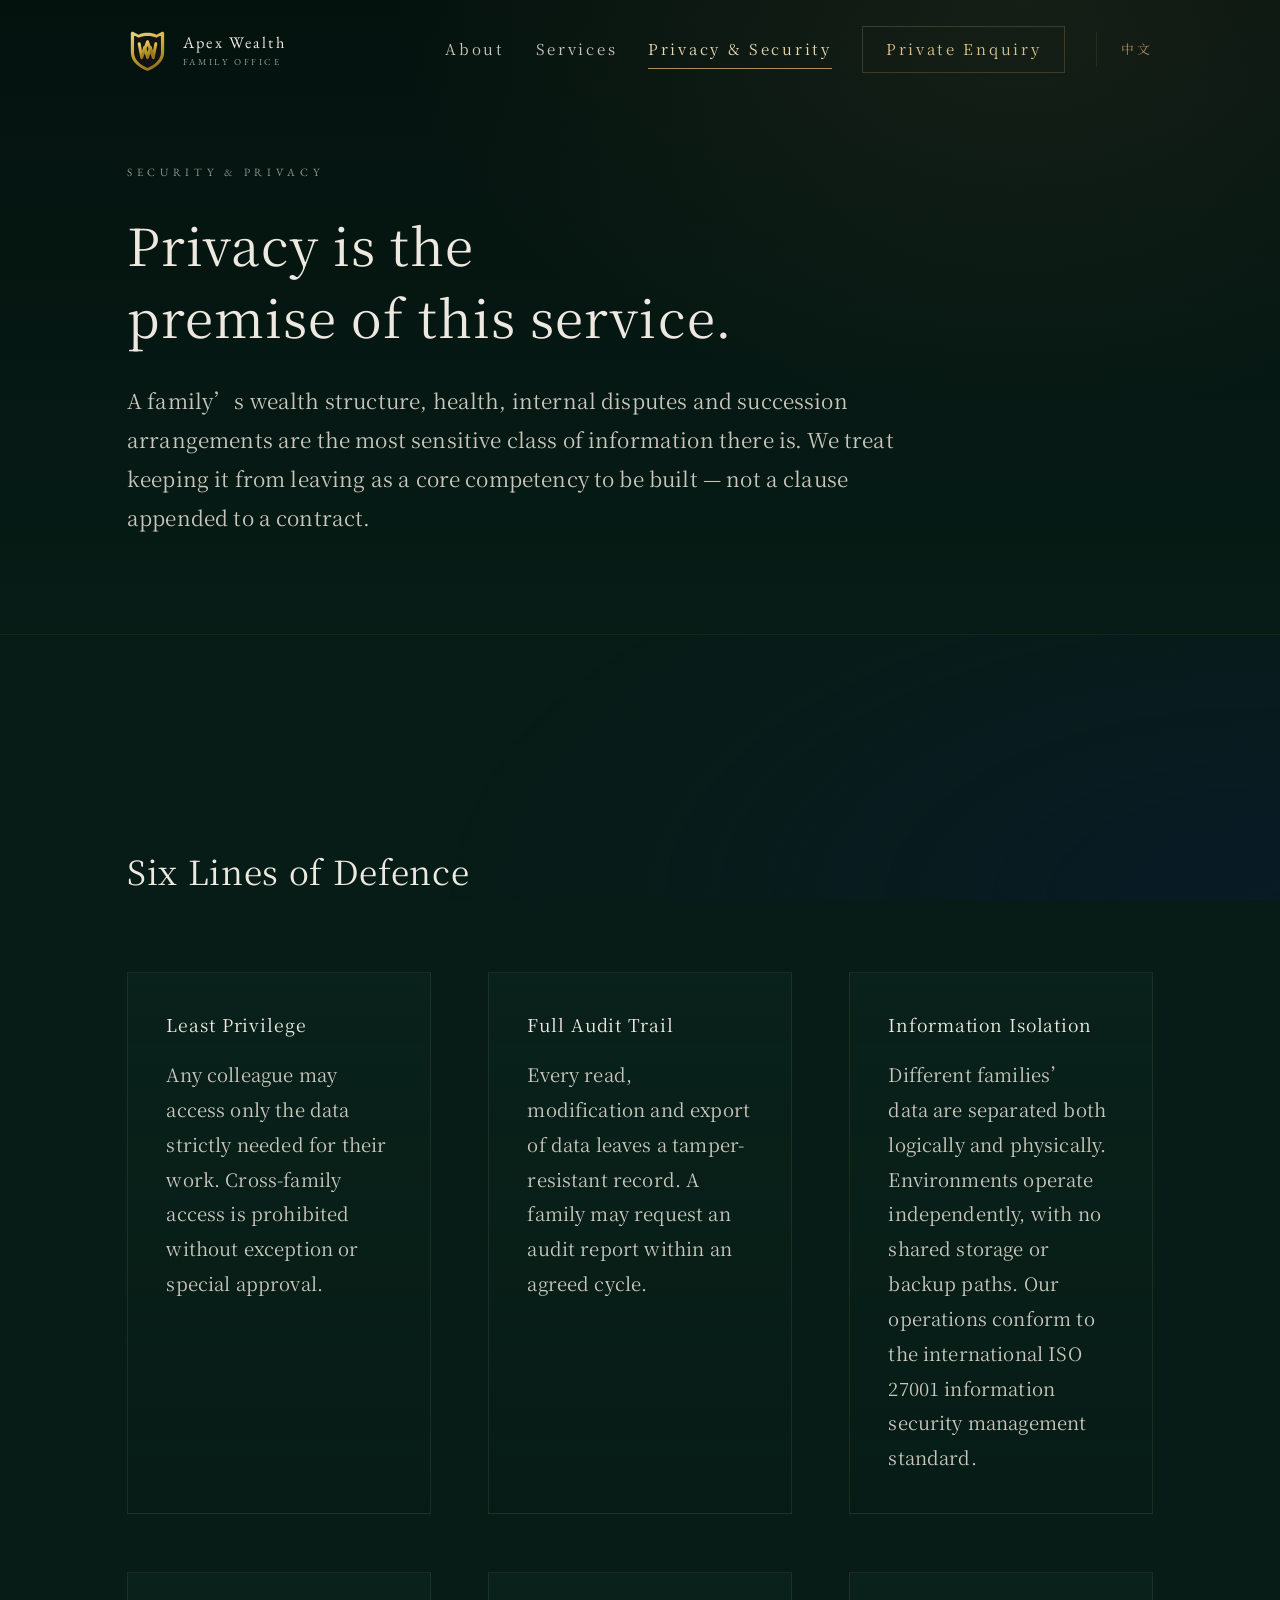
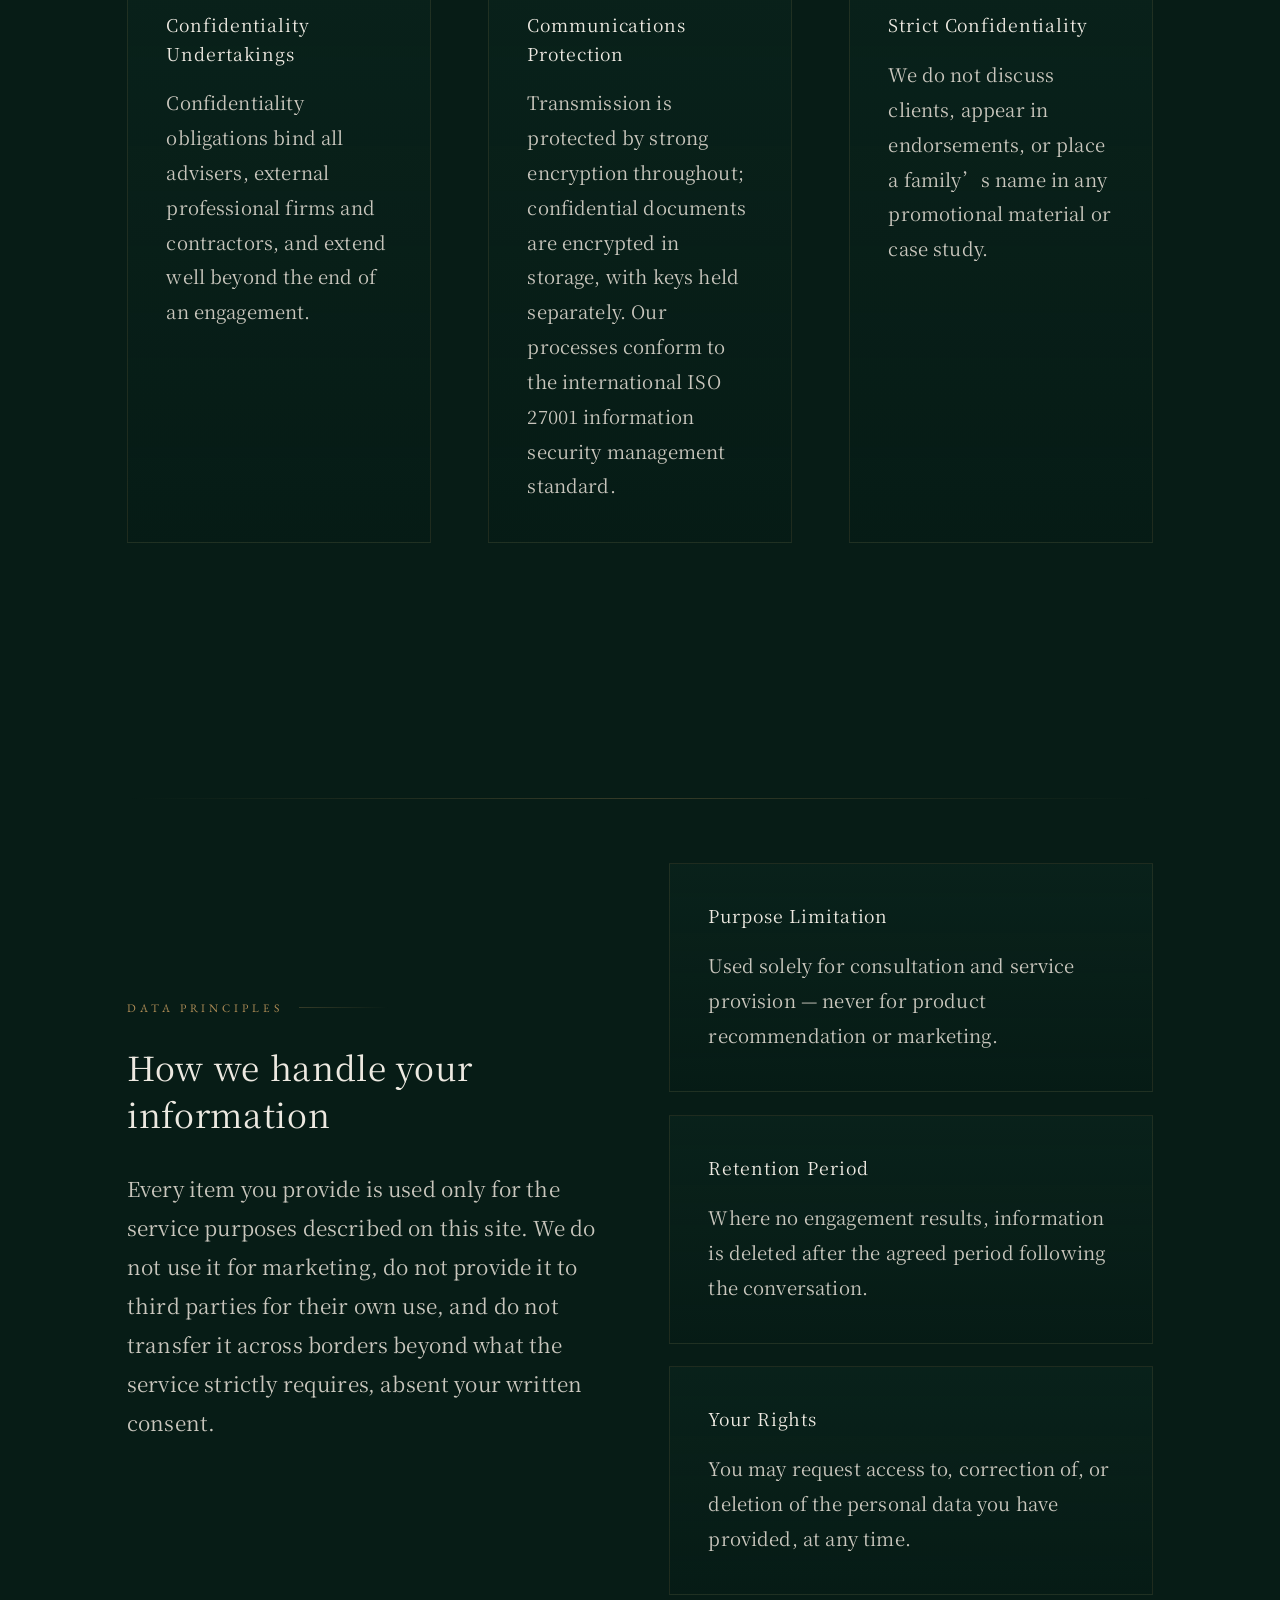
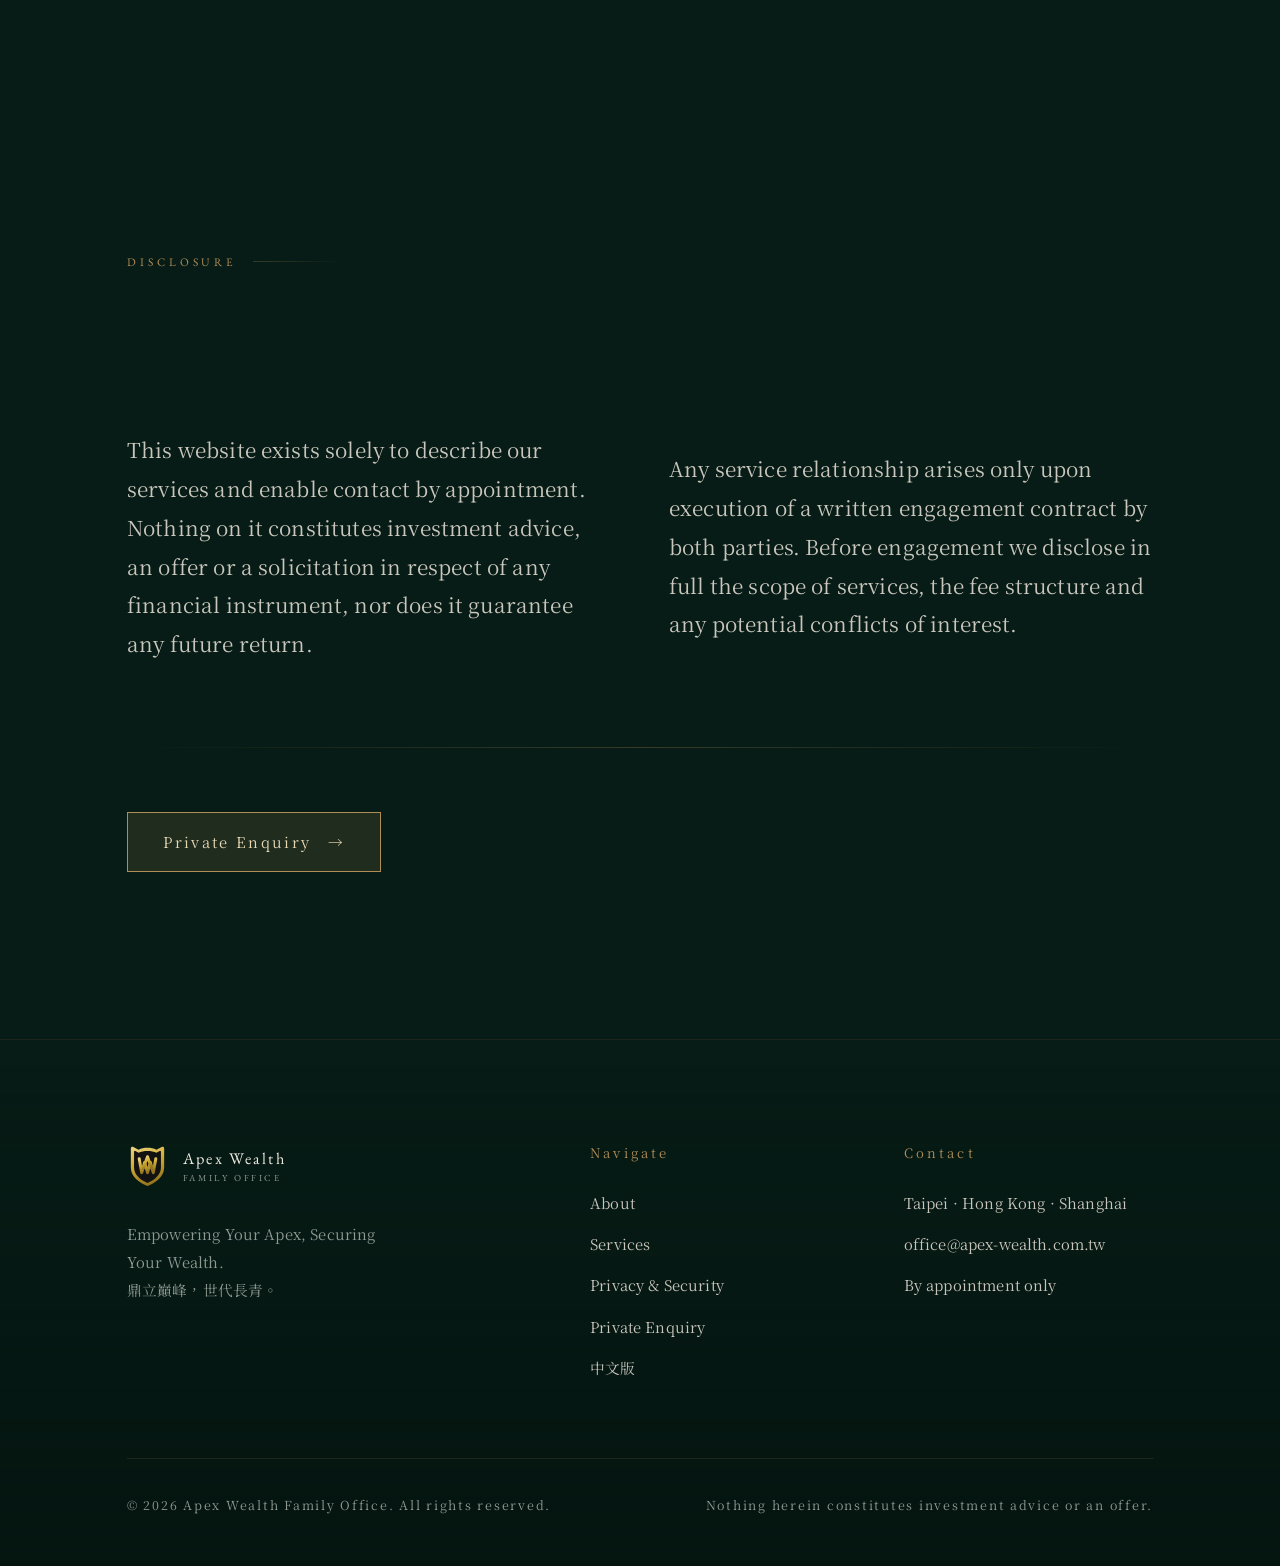
<file: en/security.html>
<!DOCTYPE html>
<html lang="en">
<head>
<meta charset="utf-8">
<meta name="viewport" content="width=device-width, initial-scale=1">
<title>Privacy &amp; Security｜Apex Wealth Family Office</title>
<meta name="description" content="Privacy is the premise of this service. The data isolation, least privilege, audit trail and confidentiality safeguards of Apex Wealth Family Office.">
<meta name="theme-color" content="#071C16">
<link rel="preconnect" href="https://fonts.googleapis.com">
<link rel="preconnect" href="https://fonts.gstatic.com" crossorigin>
<link href="https://fonts.googleapis.com/css2?family=EB+Garamond:ital,wght@0,400;0,500;1,400&family=Noto+Serif+TC:wght@300;400;500&display=swap" rel="stylesheet">
<link rel="stylesheet" href="../assets/css/main.css">
<link rel="alternate" hreflang="zh-Hant" href="https://tzlun167.github.io/Apex-wealth/security.html">
<link rel="alternate" hreflang="en" href="https://tzlun167.github.io/Apex-wealth/en/security.html">
<link rel="icon" href="../assets/img/favicon.ico" sizes="any">
<link rel="icon" href="../assets/img/favicon-32.png" type="image/png" sizes="32x32">
<link rel="icon" href="../assets/img/favicon-16.png" type="image/png" sizes="16x16">
<link rel="apple-touch-icon" href="../assets/img/apple-touch-icon.png">
</head>
<body class="lang-en">

<a class="visually-hidden" href="#main">Skip to main content</a>

<header class="site-header">
  <div class="wrap">
    <a class="brand" href="index.html" aria-label="Apex Wealth Family Office home">
      <img class="brand__mark" src="../assets/img/emblem-mark.svg" alt="" width="40" height="45" aria-hidden="true">
      <span class="brand__text">
        <span class="brand__zh">Apex Wealth</span>
        <span class="brand__en">Family Office</span>
      </span>
    </a>
    <button class="nav-toggle" type="button" aria-expanded="false" aria-controls="primary-nav" aria-label="Open navigation menu">
      <span></span><span></span><span></span>
    </button>
    <nav class="nav" id="primary-nav" aria-label="Main navigation">
      <a href="about.html">About</a>
      <a href="services.html">Services</a>
      <a href="security.html" aria-current="page">Privacy &amp; Security</a>
      <a class="nav__cta" href="contact.html">Private Enquiry</a>
      <a class="nav__lang" href="../security.html" hreflang="zh-Hant" lang="zh-Hant">中文</a>
    </nav>
  </div>
</header>

<main id="main">

  <section class="page-head">
    <div class="wrap">
      <span class="en">Security &amp; Privacy</span>
      <h1 data-reveal="slow">Privacy is the<br>premise of this service.</h1>
      <p class="lede" data-reveal>
        A family&rsquo;s wealth structure, health, internal disputes and succession arrangements
        are the most sensitive class of information there is. We treat keeping it from leaving
        as a core competency to be built &mdash; not a clause appended to a contract.
      </p>
    </div>
  </section>

  <!-- Six safeguards -->
  <section class="section" aria-labelledby="mech-title">
    <div class="wrap">
      <p class="eyebrow" data-reveal>Our Safeguards</p>
      <h2 class="section-title" id="mech-title" data-reveal="slow">Six Lines of Defence</h2>

      <div class="grid grid--3" style="margin-top: clamp(3rem, 6vw, 5rem);" data-stagger data-reveal-group>
        <div class="card">
          <h3>Least Privilege</h3>
          <p>Any colleague may access only the data strictly needed for their work. Cross-family access is prohibited without exception or special approval.</p>
        </div>
        <div class="card">
          <h3>Full Audit Trail</h3>
          <p>Every read, modification and export of data leaves a tamper-resistant record. A family may request an audit report within an agreed cycle.</p>
        </div>
        <div class="card">
          <h3>Information Isolation</h3>
          <p>Different families&rsquo; data are separated both logically and physically. Environments operate independently, with no shared storage or backup paths. Our operations conform to the international ISO 27001 information security management standard.</p>
        </div>
        <div class="card">
          <h3>Confidentiality Undertakings</h3>
          <p>Confidentiality obligations bind all advisers, external professional firms and contractors, and extend well beyond the end of an engagement.</p>
        </div>
        <div class="card">
          <h3>Communications Protection</h3>
          <p>Transmission is protected by strong encryption throughout; confidential documents are encrypted in storage, with keys held separately. Our processes conform to the international ISO 27001 information security management standard.</p>
        </div>
        <div class="card">
          <h3>Strict Confidentiality</h3>
          <p>We do not discuss clients, appear in endorsements, or place a family&rsquo;s name in any promotional material or case study.</p>
        </div>
      </div>
    </div>
  </section>

  <!-- Data principles -->
  <section class="section section--tight">
    <div class="wrap">
      <hr class="rule" style="margin-top: 0;">
      <div class="grid grid--2">
        <div data-reveal>
          <p class="eyebrow">Data Principles</p>
          <h2 class="section-title">How we handle your information</h2>
          <p class="lede" style="margin-top: 2rem;">
            Every item you provide is used only for the service purposes described on this site.
            We do not use it for marketing, do not provide it to third parties for their own use,
            and do not transfer it across borders beyond what the service strictly requires,
            absent your written consent.
          </p>
        </div>
        <div class="grid" data-stagger data-reveal-group style="gap: 1.4rem; grid-template-columns: 1fr;">
          <div class="card">
            <h3>Purpose Limitation</h3>
            <p>Used solely for consultation and service provision &mdash; never for product recommendation or marketing.</p>
          </div>
          <div class="card">
            <h3>Retention Period</h3>
            <p>Where no engagement results, information is deleted after the agreed period following the conversation.</p>
          </div>
          <div class="card">
            <h3>Your Rights</h3>
            <p>You may request access to, correction of, or deletion of the personal data you have provided, at any time.</p>
          </div>
        </div>
      </div>
    </div>
  </section>

  <!-- Disclosure -->
  <section class="section" aria-labelledby="state-title">
    <div class="wrap">
      <p class="eyebrow" data-reveal>Disclosure</p>
      <h2 class="section-title" id="state-title" data-reveal="slow">Necessary disclosures</h2>
      <div class="grid grid--2" style="margin-top: clamp(2.5rem, 5vw, 4rem);">
        <p class="lede" data-reveal>
          This website exists solely to describe our services and enable contact by appointment.
          Nothing on it constitutes investment advice, an offer or a solicitation in respect of
          any financial instrument, nor does it guarantee any future return.
        </p>
        <p class="lede" data-reveal>
          Any service relationship arises only upon execution of a written engagement contract
          by both parties. Before engagement we disclose in full the scope of services, the fee
          structure and any potential conflicts of interest.
        </p>
      </div>

      <hr class="rule">

      <div class="btn-row" data-reveal>
        <a class="btn btn--solid" href="contact.html"><span>Private Enquiry</span><span aria-hidden="true">→</span></a>
      </div>
    </div>
  </section>

</main>

<footer class="site-footer">
  <div class="wrap">
    <div class="site-footer__top">
      <div>
        <a class="brand" href="index.html">
          <img class="brand__mark" src="../assets/img/emblem-mark.svg" alt="" width="40" height="45" aria-hidden="true">
          <span class="brand__text">
            <span class="brand__zh">Apex Wealth</span>
            <span class="brand__en">Family Office</span>
          </span>
        </a>
        <p class="muted" style="margin-top: 2rem; max-width: 36ch; font-size: 0.92rem;">
          Empowering Your Apex, Securing Your Wealth.<br>
          鼎立巔峰，世代長青。
        </p>
      </div>
      <div>
        <h4>Navigate</h4>
        <ul>
          <li><a href="about.html">About</a></li>
          <li><a href="services.html">Services</a></li>
          <li><a href="security.html">Privacy &amp; Security</a></li>
          <li><a href="contact.html">Private Enquiry</a></li>
          <li><a href="../security.html" hreflang="zh-Hant" lang="zh-Hant">中文版</a></li>
        </ul>
      </div>
      <div>
        <h4>Contact</h4>
        <ul>
          <li>Taipei · Hong Kong · Shanghai</li>
          <li><a href="mailto:office@apex-wealth.com.tw">office@apex-wealth.com.tw</a></li>
          <li>By appointment only</li>
        </ul>
      </div>
    </div>
    <div class="site-footer__bottom">
      <span>© <span data-year>2026</span> Apex Wealth Family Office. All rights reserved.</span>
      <span>Nothing herein constitutes investment advice or an offer.</span>
    </div>
  </div>
</footer>

<script src="../assets/js/main.js"></script>
</body>
</html>
</file>
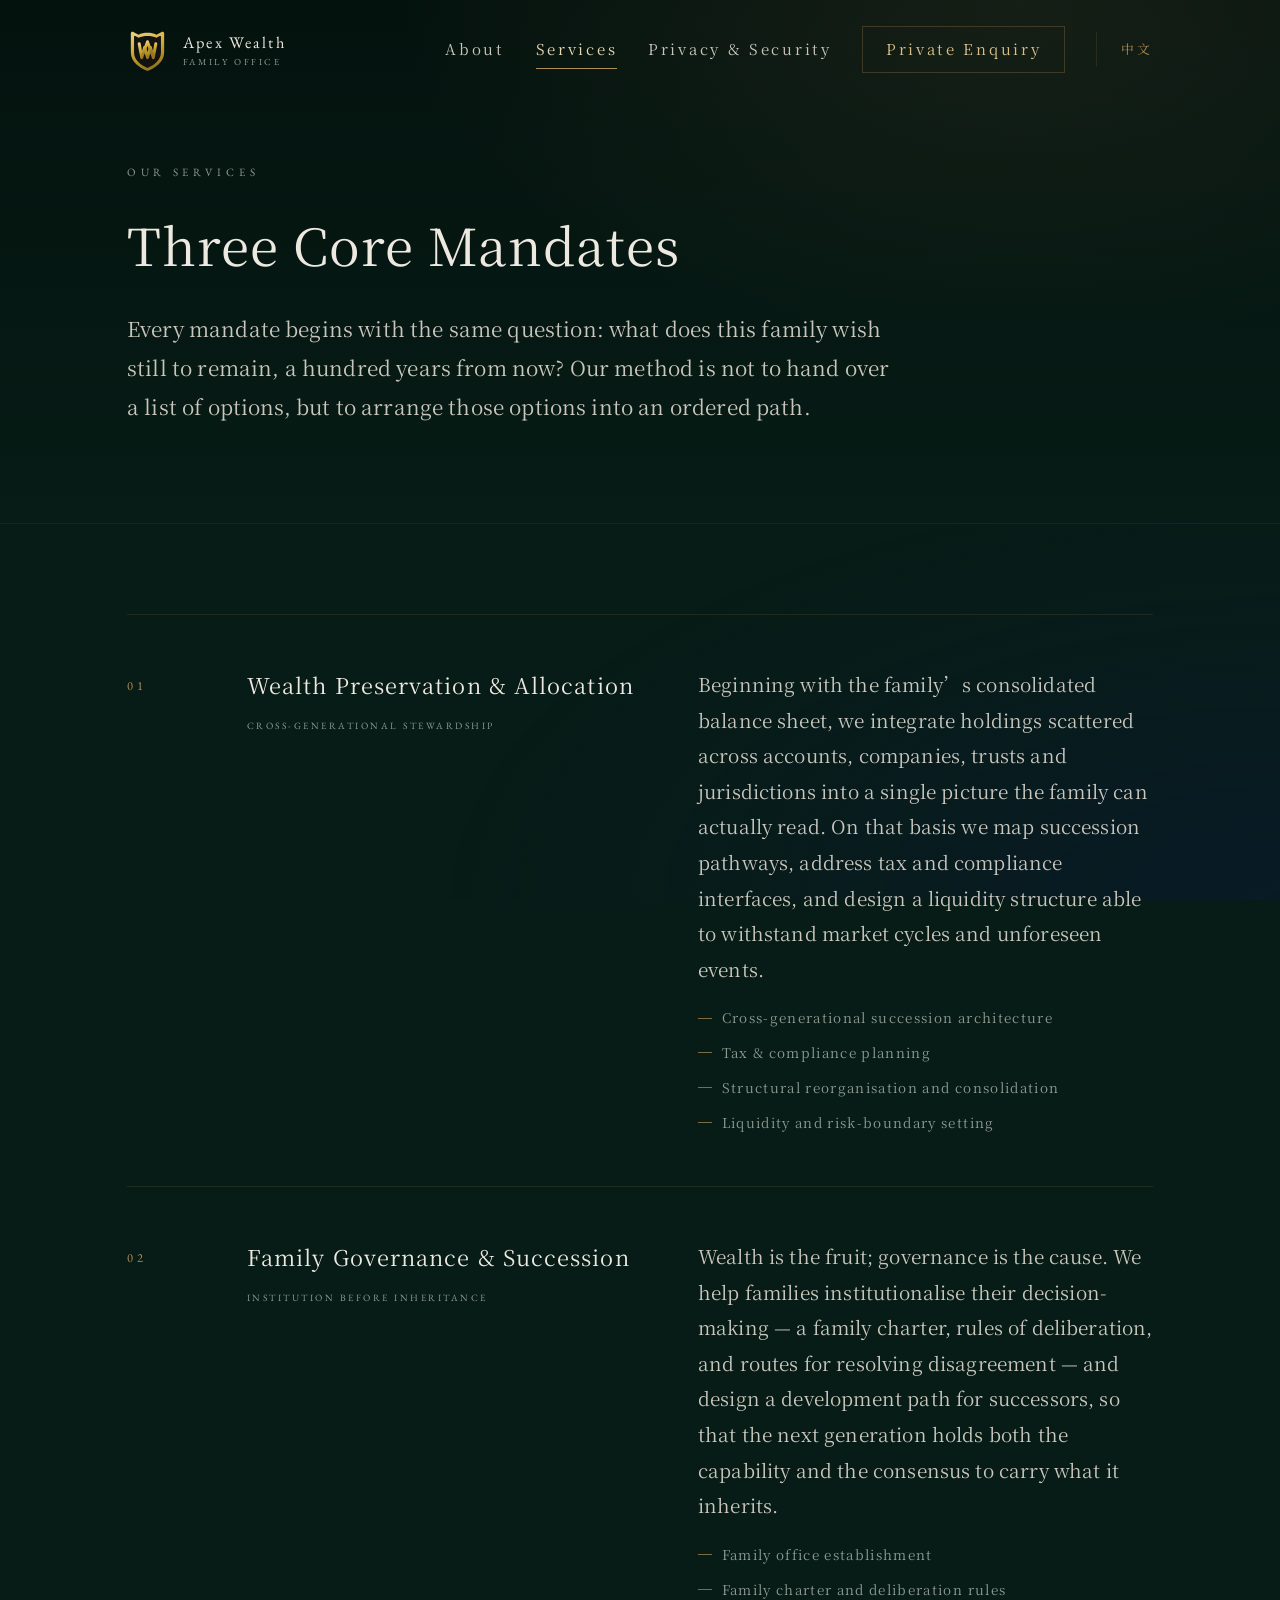
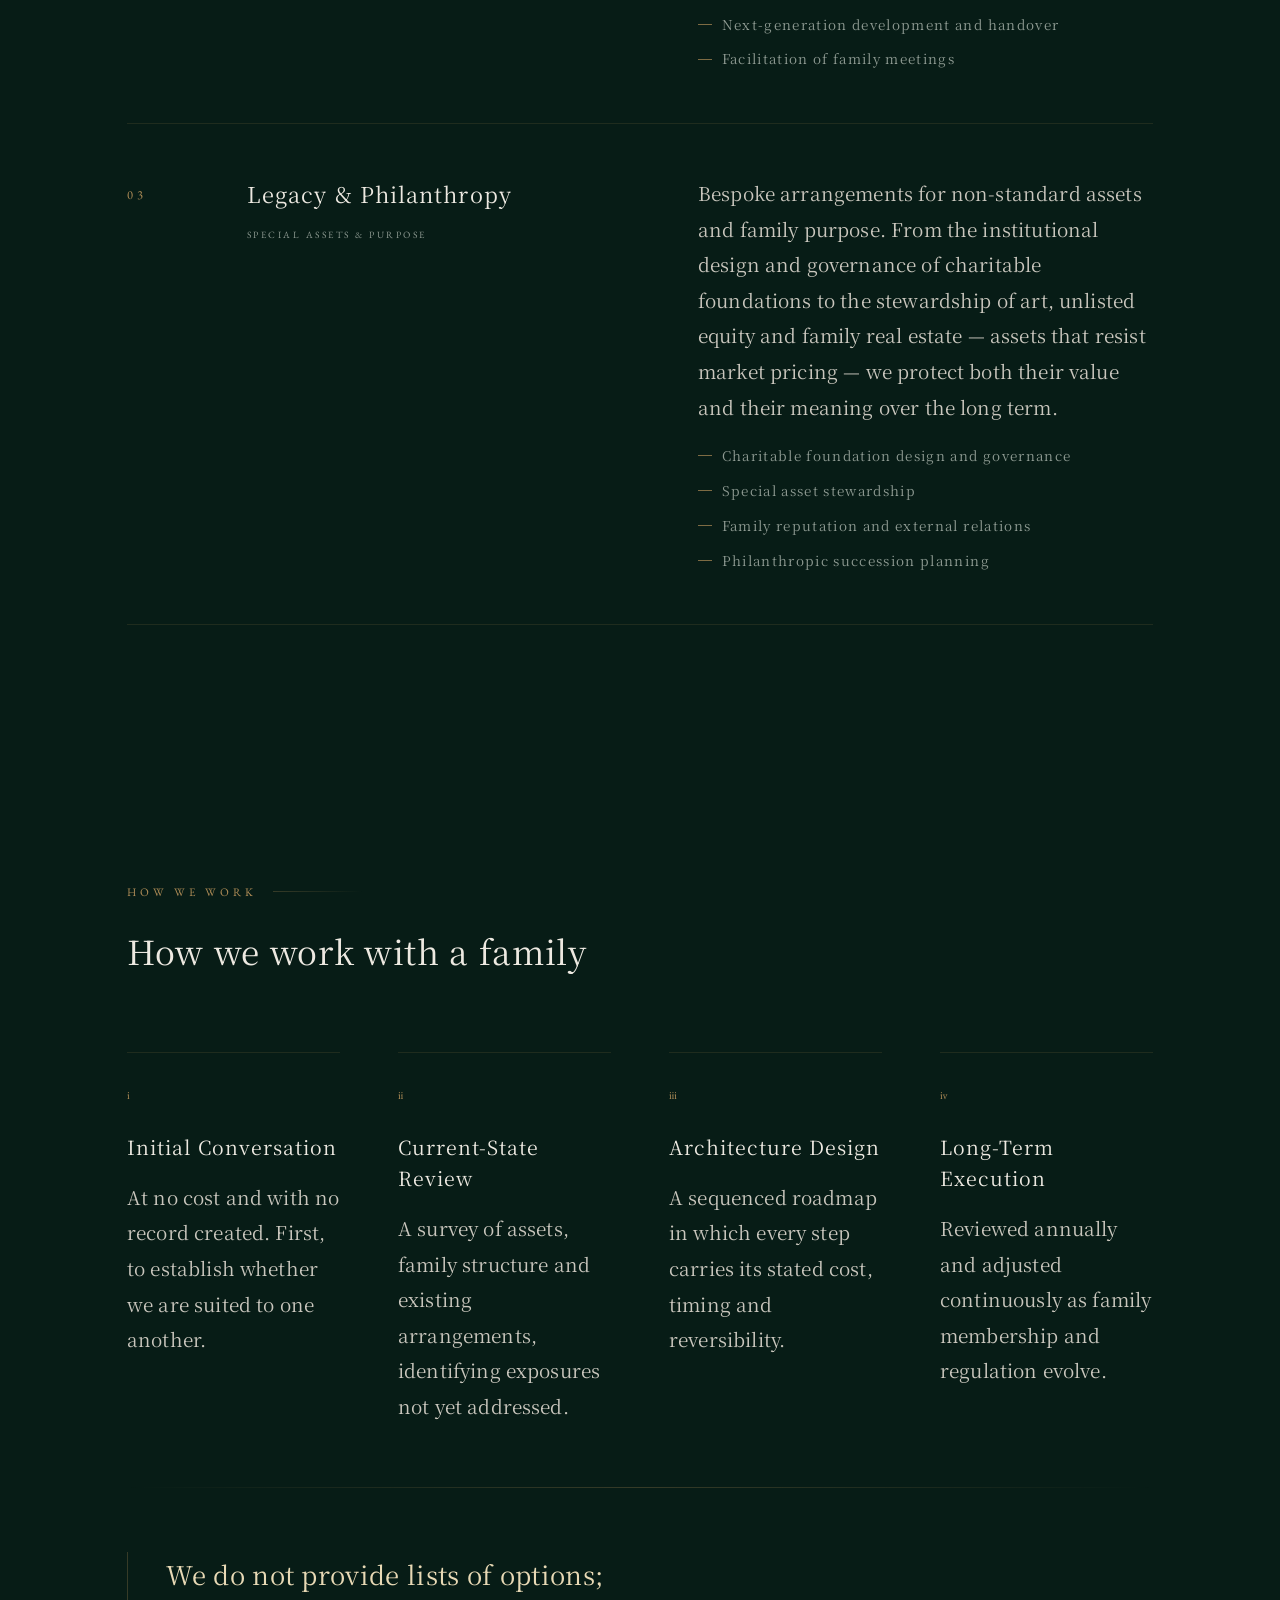
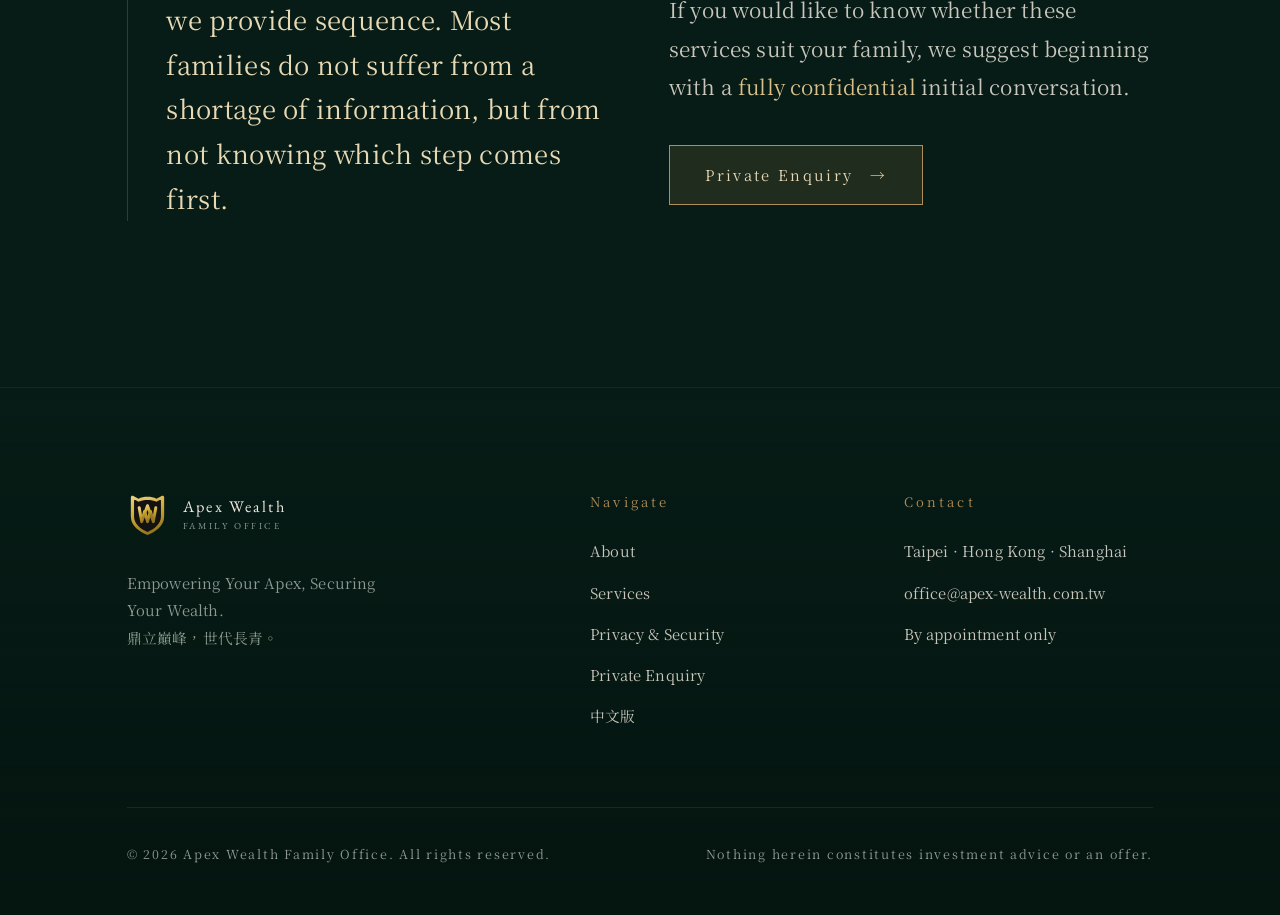
<file: en/services.html>
<!DOCTYPE html>
<html lang="en">
<head>
<meta charset="utf-8">
<meta name="viewport" content="width=device-width, initial-scale=1">
<title>Services｜Apex Wealth Family Office</title>
<meta name="description" content="Wealth preservation and allocation, family governance and succession, legacy and philanthropy — the three core mandates of Apex Wealth Family Office.">
<meta name="theme-color" content="#071C16">
<link rel="preconnect" href="https://fonts.googleapis.com">
<link rel="preconnect" href="https://fonts.gstatic.com" crossorigin>
<link href="https://fonts.googleapis.com/css2?family=EB+Garamond:ital,wght@0,400;0,500;1,400&family=Noto+Serif+TC:wght@300;400;500&display=swap" rel="stylesheet">
<link rel="stylesheet" href="../assets/css/main.css">
<link rel="alternate" hreflang="zh-Hant" href="https://tzlun167.github.io/Apex-wealth/services.html">
<link rel="alternate" hreflang="en" href="https://tzlun167.github.io/Apex-wealth/en/services.html">
<link rel="icon" href="../assets/img/favicon.ico" sizes="any">
<link rel="icon" href="../assets/img/favicon-32.png" type="image/png" sizes="32x32">
<link rel="icon" href="../assets/img/favicon-16.png" type="image/png" sizes="16x16">
<link rel="apple-touch-icon" href="../assets/img/apple-touch-icon.png">
</head>
<body class="lang-en">

<a class="visually-hidden" href="#main">Skip to main content</a>

<header class="site-header">
  <div class="wrap">
    <a class="brand" href="index.html" aria-label="Apex Wealth Family Office home">
      <img class="brand__mark" src="../assets/img/emblem-mark.svg" alt="" width="40" height="45" aria-hidden="true">
      <span class="brand__text">
        <span class="brand__zh">Apex Wealth</span>
        <span class="brand__en">Family Office</span>
      </span>
    </a>
    <button class="nav-toggle" type="button" aria-expanded="false" aria-controls="primary-nav" aria-label="Open navigation menu">
      <span></span><span></span><span></span>
    </button>
    <nav class="nav" id="primary-nav" aria-label="Main navigation">
      <a href="about.html">About</a>
      <a href="services.html" aria-current="page">Services</a>
      <a href="security.html">Privacy &amp; Security</a>
      <a class="nav__cta" href="contact.html">Private Enquiry</a>
      <a class="nav__lang" href="../services.html" hreflang="zh-Hant" lang="zh-Hant">中文</a>
    </nav>
  </div>
</header>

<main id="main">

  <section class="page-head">
    <div class="wrap">
      <span class="en">Our Services</span>
      <h1 data-reveal="slow">Three Core Mandates</h1>
      <p class="lede" data-reveal>
        Every mandate begins with the same question: what does this family wish still to
        remain, a hundred years from now? Our method is not to hand over a list of options,
        but to arrange those options into an ordered path.
      </p>
    </div>
  </section>

  <section class="section section--tight">
    <div class="wrap">

      <article class="service" aria-labelledby="svc1" data-reveal>
        <div class="service__no">01</div>
        <h3 id="svc1">Wealth Preservation &amp; Allocation<small>Cross-Generational Stewardship</small></h3>
        <div>
          <p>
            Beginning with the family&rsquo;s consolidated balance sheet, we integrate holdings
            scattered across accounts, companies, trusts and jurisdictions into a single picture
            the family can actually read. On that basis we map succession pathways, address tax
            and compliance interfaces, and design a liquidity structure able to withstand market
            cycles and unforeseen events.
          </p>
          <div class="tags">
            <span>Cross-generational succession architecture</span>
            <span>Tax &amp; compliance planning</span>
            <span>Structural reorganisation and consolidation</span>
            <span>Liquidity and risk-boundary setting</span>
          </div>
        </div>
      </article>

      <article class="service" aria-labelledby="svc2" data-reveal>
        <div class="service__no">02</div>
        <h3 id="svc2">Family Governance &amp; Succession<small>Institution Before Inheritance</small></h3>
        <div>
          <p>
            Wealth is the fruit; governance is the cause. We help families institutionalise their
            decision-making &mdash; a family charter, rules of deliberation, and routes for resolving
            disagreement &mdash; and design a development path for successors, so that the next
            generation holds both the capability and the consensus to carry what it inherits.
          </p>
          <div class="tags">
            <span>Family office establishment</span>
            <span>Family charter and deliberation rules</span>
            <span>Next-generation development and handover</span>
            <span>Facilitation of family meetings</span>
          </div>
        </div>
      </article>

      <article class="service" aria-labelledby="svc3" data-reveal>
        <div class="service__no">03</div>
        <h3 id="svc3">Legacy &amp; Philanthropy<small>Special Assets &amp; Purpose</small></h3>
        <div>
          <p>
            Bespoke arrangements for non-standard assets and family purpose. From the institutional
            design and governance of charitable foundations to the stewardship of art, unlisted
            equity and family real estate &mdash; assets that resist market pricing &mdash; we protect
            both their value and their meaning over the long term.
          </p>
          <div class="tags">
            <span>Charitable foundation design and governance</span>
            <span>Special asset stewardship</span>
            <span>Family reputation and external relations</span>
            <span>Philanthropic succession planning</span>
          </div>
        </div>
      </article>
      <div style="border-top: 1px solid var(--hairline-soft);"></div>
    </div>
  </section>

  <!-- How We Work -->
  <section class="section" aria-labelledby="how-title">
    <div class="wrap">
      <p class="eyebrow" data-reveal>How We Work</p>
      <h2 class="section-title" id="how-title" data-reveal="slow">How we work with a family</h2>

      <div class="grid grid--4" style="margin-top: clamp(3rem, 6vw, 5rem);" data-stagger data-reveal-group>
        <article class="tenet">
          <span class="tenet__no">ⅰ</span>
          <h3>Initial Conversation</h3>
          <p>At no cost and with no record created. First, to establish whether we are suited to one another.</p>
        </article>
        <article class="tenet">
          <span class="tenet__no">ⅱ</span>
          <h3>Current-State Review</h3>
          <p>A survey of assets, family structure and existing arrangements, identifying exposures not yet addressed.</p>
        </article>
        <article class="tenet">
          <span class="tenet__no">ⅲ</span>
          <h3>Architecture Design</h3>
          <p>A sequenced roadmap in which every step carries its stated cost, timing and reversibility.</p>
        </article>
        <article class="tenet">
          <span class="tenet__no">ⅳ</span>
          <h3>Long-Term Execution</h3>
          <p>Reviewed annually and adjusted continuously as family membership and regulation evolve.</p>
        </article>
      </div>

      <hr class="rule">

      <div class="grid grid--2">
        <blockquote class="quote" data-reveal>
          We do not provide lists of options; we provide sequence.
          Most families do not suffer from a shortage of information, but from not
          knowing which step comes first.
        </blockquote>
        <div data-reveal>
          <p class="lede">
            If you would like to know whether these services suit your family, we suggest
            beginning with a <span class="gold">fully confidential</span> initial conversation.
          </p>
          <div class="btn-row" style="margin-top: 2.4rem;">
            <a class="btn btn--solid" href="contact.html"><span>Private Enquiry</span><span aria-hidden="true">→</span></a>
          </div>
        </div>
      </div>
    </div>
  </section>

</main>

<footer class="site-footer">
  <div class="wrap">
    <div class="site-footer__top">
      <div>
        <a class="brand" href="index.html">
          <img class="brand__mark" src="../assets/img/emblem-mark.svg" alt="" width="40" height="45" aria-hidden="true">
          <span class="brand__text">
            <span class="brand__zh">Apex Wealth</span>
            <span class="brand__en">Family Office</span>
          </span>
        </a>
        <p class="muted" style="margin-top: 2rem; max-width: 36ch; font-size: 0.92rem;">
          Empowering Your Apex, Securing Your Wealth.<br>
          鼎立巔峰，世代長青。
        </p>
      </div>
      <div>
        <h4>Navigate</h4>
        <ul>
          <li><a href="about.html">About</a></li>
          <li><a href="services.html">Services</a></li>
          <li><a href="security.html">Privacy &amp; Security</a></li>
          <li><a href="contact.html">Private Enquiry</a></li>
          <li><a href="../services.html" hreflang="zh-Hant" lang="zh-Hant">中文版</a></li>
        </ul>
      </div>
      <div>
        <h4>Contact</h4>
        <ul>
          <li>Taipei · Hong Kong · Shanghai</li>
          <li><a href="mailto:office@apex-wealth.com.tw">office@apex-wealth.com.tw</a></li>
          <li>By appointment only</li>
        </ul>
      </div>
    </div>
    <div class="site-footer__bottom">
      <span>© <span data-year>2026</span> Apex Wealth Family Office. All rights reserved.</span>
      <span>Nothing herein constitutes investment advice or an offer.</span>
    </div>
  </div>
</footer>

<script src="../assets/js/main.js"></script>
</body>
</html>
</file>
<file: assets/css/main.css>
/* ==========================================================================
   鼎富資本 APEX WEALTH · Family Office
   視覺系統：深大不列顛綠 × 古銅金 · 古典襯線 · 極簡留白
   ========================================================================== */

/* --- 1. 設計 Token ------------------------------------------------------ */
:root {
  /* 主色：沉穩、誠信 */
  --green-950: #04120E;
  --green-900: #071C16;
  --green-800: #0A211B;
  --green-700: #0E2C24;
  --green-600: #14382E;
  --ink-900:   #060F1F;
  --ink-800:   #0B1A33;

  /* 點綴：古銅金／香檳金（低飽和，切忌土豪金） */
  --gold:       #B08D57;
  --gold-soft:  #C9A96B;
  --gold-light: #D9C08B;
  --champagne:  #E8D9B5;

  /* 文字 */
  --text:      #EDE9E1;
  --text-soft: #C9C6BD;
  --muted:     #8E9A92;

  --hairline: rgba(176, 141, 87, 0.28);
  --hairline-soft: rgba(176, 141, 87, 0.14);

  /* 字體 */
  --serif-zh: "Noto Serif TC", "Source Han Serif TC", "Songti TC", "STSong",
              "PingFang TC", "Microsoft JhengHei", serif;
  --serif-en: "EB Garamond", "Garamond", "Baskerville", "Palatino Linotype",
              "Times New Roman", "Noto Serif TC", "Songti TC", serif;
  --sans-zh: "PingFang TC", "Microsoft JhengHei", "Noto Sans TC", sans-serif;

  /* 節奏：大量留白，讓畫面呼吸 */
  --gutter: clamp(1.5rem, 6vw, 8rem);
  --section-y: clamp(6rem, 13vw, 13rem);
  --maxw: 1180px;

  --ease-silk: cubic-bezier(0.22, 0.61, 0.36, 1);
  --dur-slow: 1.4s;
}

/* --- 2. 基礎 ------------------------------------------------------------ */
*,
*::before,
*::after { box-sizing: border-box; }

html {
  scroll-behavior: smooth;
  -webkit-text-size-adjust: 100%;
}

body {
  margin: 0;
  background: var(--green-900);
  color: var(--text);
  font-family: var(--serif-zh);
  /* 字體級距適中偏大、行距寬鬆（無障礙） */
  font-size: clamp(17px, 0.35vw + 16px, 19.5px);
  line-height: 2.05;
  letter-spacing: 0.02em;
  font-weight: 400;
  -webkit-font-smoothing: antialiased;
  text-rendering: optimizeLegibility;
  overflow-x: hidden;
}

/* 全站細膩紙質／光暈底 */
body::before {
  content: "";
  position: fixed;
  inset: 0;
  pointer-events: none;
  z-index: 0;
  background:
    radial-gradient(120% 80% at 50% -10%, rgba(176,141,87,0.10), transparent 60%),
    radial-gradient(100% 70% at 100% 100%, rgba(11,26,51,0.55), transparent 65%);
}

img, svg { max-width: 100%; display: block; }

a {
  color: inherit;
  text-decoration: none;
  transition: color .6s var(--ease-silk);
}

::selection { background: rgba(176,141,87,0.32); color: #fff; }

/* 焦點可見（無障礙） */
:focus-visible {
  outline: 1px solid var(--gold-light);
  outline-offset: 4px;
}

/* --- 3. 排版元件 -------------------------------------------------------- */
h1, h2, h3, h4 {
  font-weight: 400;
  margin: 0;
  letter-spacing: 0.06em;
  line-height: 1.6;
}

.en {
  font-family: var(--serif-en);
  font-weight: 400;
  letter-spacing: 0.22em;
  font-size: 0.82em;
}

.eyebrow {
  font-family: var(--serif-en);
  font-size: 0.72rem;
  letter-spacing: 0.42em;
  text-transform: uppercase;
  color: var(--gold);
  margin: 0 0 1.6rem;
  display: flex;
  align-items: center;
  gap: 1rem;
}
.eyebrow::after {
  content: "";
  flex: 1;
  height: 1px;
  max-width: 90px;
  background: linear-gradient(90deg, var(--hairline), transparent);
}
.eyebrow--center { justify-content: center; }
.eyebrow--center::after { display: none; }

.display {
  font-size: clamp(2.1rem, 5.2vw, 4.6rem);
  line-height: 1.32;
  letter-spacing: 0.08em;
}

.section-title {
  font-size: clamp(1.6rem, 2.6vw, 2.5rem);
  line-height: 1.55;
  letter-spacing: 0.1em;
}

.lede {
  font-size: 1.06em;
  color: var(--text-soft);
  max-width: 62ch;
}

.muted { color: var(--muted); }

.gold { color: var(--gold-light); }

/* 金色細線 */
.rule {
  height: 1px;
  border: 0;
  background: linear-gradient(90deg, transparent, var(--hairline), transparent);
  margin: 4rem 0;
}

/* --- 4. 版面 ------------------------------------------------------------ */
.wrap {
  width: 100%;
  max-width: var(--maxw);
  margin: 0 auto;
  padding-inline: var(--gutter);
  position: relative;
  z-index: 1;
}

.section { padding-block: var(--section-y); position: relative; }

.section--tight { padding-block: clamp(3.5rem, 7vw, 7rem); }

.grid {
  display: grid;
  gap: clamp(2.2rem, 4.5vw, 5rem);
}
@media (min-width: 880px) {
  .grid--2 { grid-template-columns: 1fr 1fr; align-items: center; }
  .grid--3 { grid-template-columns: repeat(3, 1fr); }
  .grid--4 { grid-template-columns: repeat(4, 1fr); }
}

/* --- 5. 頁首 / 導覽 ----------------------------------------------------- */
.site-header {
  position: fixed;
  inset: 0 0 auto 0;
  z-index: 50;
  padding: 1.6rem 0;
  transition: background .9s var(--ease-silk), padding .9s var(--ease-silk),
              border-color .9s var(--ease-silk), backdrop-filter .9s var(--ease-silk);
  border-bottom: 1px solid transparent;
}
.site-header.is-scrolled {
  padding: 1.05rem 0;
  background: rgba(7, 28, 22, 0.86);
  backdrop-filter: blur(14px) saturate(120%);
  border-bottom-color: var(--hairline-soft);
}

.site-header .wrap {
  display: flex;
  align-items: center;
  justify-content: space-between;
  gap: 2rem;
}

.brand {
  display: flex;
  align-items: center;
  gap: 0.95rem;
  flex-shrink: 0;
}
/* 頁首／頁尾的家族徽章圖記 */
.brand__mark {
  height: 46px;
  width: auto;
  flex: none;
  display: block;
  transition: filter .9s var(--ease-silk);
}
.brand:hover .brand__mark { filter: brightness(1.18); }

.brand__text { display: flex; flex-direction: column; gap: .3rem; }
.brand__zh {
  font-size: 1rem;
  letter-spacing: 0.16em;
  line-height: 1.3;
  white-space: nowrap;
}
.brand__en {
  font-family: var(--serif-en);
  font-size: 0.62rem;
  letter-spacing: 0.34em;
  color: var(--muted);
  text-transform: uppercase;
  line-height: 1;
}

.nav {
  display: flex;
  align-items: center;
  gap: clamp(1.4rem, 2.4vw, 2.6rem);
}
.nav a {
  font-size: 0.94rem;
  letter-spacing: 0.18em;
  color: var(--text-soft);
  position: relative;
  padding-block: 0.35rem;
}
.nav a::after {
  content: "";
  position: absolute;
  left: 0; right: 100%;
  bottom: 0;
  height: 1px;
  background: var(--gold);
  transition: right .8s var(--ease-silk);
}
.nav a:hover { color: var(--champagne); }
.nav a:hover::after,
.nav a[aria-current="page"]::after { right: 0; }
.nav a[aria-current="page"] { color: var(--champagne); }

.nav__cta {
  border: 1px solid var(--hairline);
  padding: 0.55rem 1.4rem !important;
  color: var(--gold-light) !important;
}
.nav__cta::after { display: none; }
.nav__cta:hover {
  background: rgba(176,141,87,0.12);
  border-color: var(--gold);
}

.nav-toggle {
  display: none;
  background: none;
  border: 1px solid var(--hairline);
  color: var(--text);
  width: 46px; height: 46px;
  cursor: pointer;
}
.nav-toggle span {
  display: block;
  width: 18px; height: 1px;
  background: var(--gold-light);
  margin: 4px auto;
  transition: transform .5s var(--ease-silk), opacity .5s var(--ease-silk);
}
.nav-toggle[aria-expanded="true"] span:nth-child(1) { transform: translateY(5px) rotate(45deg); }
.nav-toggle[aria-expanded="true"] span:nth-child(2) { opacity: 0; }
.nav-toggle[aria-expanded="true"] span:nth-child(3) { transform: translateY(-5px) rotate(-45deg); }

@media (max-width: 900px) {
  .nav-toggle { display: block; }
  .nav {
    position: fixed;
    inset: 0;
    background: rgba(6, 22, 18, 0.98);
    backdrop-filter: blur(10px);
    flex-direction: column;
    justify-content: center;
    gap: 2.2rem;
    font-size: 1.15rem;
    opacity: 0;
    visibility: hidden;
    transition: opacity .8s var(--ease-silk), visibility .8s;
  }
  .nav.is-open { opacity: 1; visibility: visible; }
  .nav a { font-size: 1.15rem; letter-spacing: 0.28em; }
  .nav__cta { padding: 0.8rem 2rem !important; }
}

/* --- 6. 主視覺（劇院式開場） ------------------------------------------- */
.hero {
  position: relative;
  min-height: 100svh;
  display: flex;
  align-items: center;
  overflow: hidden;
  background:
    linear-gradient(180deg, var(--green-950) 0%, var(--green-800) 45%, var(--ink-900) 100%);
}

.hero__scene {
  position: absolute;
  inset: 0;
  z-index: 0;
}
.hero__scene svg {
  position: absolute;
  left: 50%;
  bottom: 0;
  width: 145%;
  min-width: 1100px;
  transform: translateX(-50%);
  height: auto;
}
/* 極緩慢的呼吸位移，不閃爍 */
.hero__scene .layer--far  { opacity: .34; animation: drift 48s ease-in-out infinite alternate; }
.hero__scene .layer--mid  { opacity: .55; animation: drift 38s ease-in-out infinite alternate-reverse; }
.hero__scene .layer--near { opacity: .82; animation: drift 30s ease-in-out infinite alternate; }
.hero__scene .layer--base { opacity: 1; }

@keyframes drift {
  from { transform: translateX(-50%) translateY(0) scale(1); }
  to   { transform: translateX(-50%) translateY(-14px) scale(1.012); }
}

.hero__veil {
  position: absolute;
  inset: 0;
  z-index: 1;
  background:
    radial-gradient(70% 55% at 50% 42%, rgba(4,18,14,0.10), rgba(4,18,14,0.72) 78%),
    linear-gradient(180deg, rgba(4,18,14,0.85) 0%, transparent 28%, transparent 62%, rgba(4,18,14,0.92) 100%);
}

.hero .wrap { z-index: 2; }
.hero__inner {
  max-width: 900px;
  padding-block: clamp(8rem, 18vh, 12rem);
}

.hero__org {
  font-size: 0.8rem;
  letter-spacing: 0.5em;
  color: var(--gold);
  margin: 0 0 2.4rem;
}

.hero__slogan {
  font-size: clamp(2.4rem, 6.4vw, 5.4rem);
  line-height: 1.34;
  letter-spacing: 0.14em;
  margin: 0 0 2rem;
  text-shadow: 0 2px 40px rgba(0,0,0,0.45);
}
.hero__slogan .line { display: block; }

.hero__en {
  font-family: var(--serif-en);
  font-size: clamp(0.8rem, 1.35vw, 1.02rem);
  letter-spacing: 0.3em;
  color: var(--gold-light);
  margin: 0 0 3.4rem;
}

.hero__meta {
  display: flex;
  flex-wrap: wrap;
  gap: 0.9rem 2.4rem;
  font-size: 0.86rem;
  letter-spacing: 0.22em;
  color: var(--muted);
}
.hero__meta span { display: inline-flex; align-items: center; gap: .8rem; }
.hero__meta span::before {
  content: "";
  width: 4px; height: 4px;
  background: var(--gold);
  transform: rotate(45deg);
  flex: none;
}

.hero__scroll {
  position: absolute;
  left: 50%;
  bottom: 2.4rem;
  transform: translateX(-50%);
  z-index: 3;
  font-family: var(--serif-en);
  font-size: 0.62rem;
  letter-spacing: 0.4em;
  color: var(--muted);
  display: flex;
  flex-direction: column;
  align-items: center;
  gap: 1rem;
  text-transform: uppercase;
}
.hero__scroll i {
  width: 1px; height: 64px;
  background: linear-gradient(180deg, var(--hairline), transparent);
  animation: pulseLine 4.5s var(--ease-silk) infinite;
}
@keyframes pulseLine {
  0%, 100% { opacity: .35; transform: scaleY(.8); }
  50%      { opacity: 1;   transform: scaleY(1); }
}

/* --- 7. 內容元件 -------------------------------------------------------- */
/* 理念三欄 */
.tenet { padding-top: 2rem; border-top: 1px solid var(--hairline-soft); }
.tenet__no {
  font-family: var(--serif-en);
  font-size: 0.7rem;
  letter-spacing: 0.32em;
  color: var(--gold);
  display: block;
  margin-bottom: 1.6rem;
}
.tenet h3 {
  font-size: 1.22rem;
  letter-spacing: 0.16em;
  margin-bottom: 1rem;
}
.tenet p { margin: 0; color: var(--text-soft); font-size: 0.97em; }

/* 服務條目 */
.service {
  padding: clamp(2.2rem, 4vw, 3.4rem) 0;
  border-top: 1px solid var(--hairline-soft);
  display: grid;
  gap: 1.4rem 3rem;
}
@media (min-width: 880px) {
  .service { grid-template-columns: 4.5rem 1.15fr 1.3fr; align-items: start; }
}
.service__no {
  font-family: var(--serif-en);
  font-size: 0.78rem;
  letter-spacing: 0.3em;
  color: var(--gold);
  padding-top: 0.5rem;
}
.service h3 {
  font-size: clamp(1.2rem, 1.7vw, 1.5rem);
  letter-spacing: 0.14em;
  line-height: 1.7;
}
.service h3 small {
  display: block;
  font-family: var(--serif-en);
  font-size: 0.6rem;
  letter-spacing: 0.34em;
  color: var(--muted);
  margin-top: 0.9rem;
  text-transform: uppercase;
}
.service p { margin: 0 0 1.2rem; color: var(--text-soft); font-size: 0.97em; }

.tags {
  display: flex;
  flex-wrap: wrap;
  gap: 0.6rem 1.5rem;
  font-size: 0.84rem;
  letter-spacing: 0.16em;
  color: var(--muted);
}
.tags span { display: inline-flex; align-items: center; gap: .6rem; }
.tags span::before {
  content: "";
  width: 14px; height: 1px;
  background: var(--gold);
  opacity: .7;
}

/* 引言 */
.quote {
  font-size: clamp(1.15rem, 2vw, 1.7rem);
  line-height: 2;
  letter-spacing: 0.1em;
  color: var(--champagne);
  border-left: 1px solid var(--hairline);
  padding-left: clamp(1.4rem, 3vw, 2.6rem);
  margin: 0;
}
.quote cite {
  display: block;
  margin-top: 1.6rem;
  font-style: normal;
  font-size: 0.8rem;
  letter-spacing: 0.3em;
  color: var(--muted);
}

/* 卡片 */
.card {
  border: 1px solid var(--hairline-soft);
  padding: clamp(1.8rem, 3vw, 2.8rem);
  background: linear-gradient(180deg, rgba(14,44,36,0.35), rgba(7,28,22,0.15));
  transition: border-color 1.1s var(--ease-silk), transform 1.1s var(--ease-silk);
}
.card:hover { border-color: var(--hairline); transform: translateY(-4px); }
.card h3 {
  font-size: 1.1rem;
  letter-spacing: 0.16em;
  margin-bottom: 1.1rem;
}
.card p { margin: 0; color: var(--text-soft); font-size: 0.95em; }

/* 數據列 */
.metrics {
  display: grid;
  gap: clamp(2rem, 4vw, 4rem);
  text-align: center;
}
@media (min-width: 880px) { .metrics { grid-template-columns: repeat(3, 1fr); } }
.metric strong {
  display: block;
  font-family: var(--serif-en);
  font-size: clamp(2rem, 3.4vw, 3rem);
  font-weight: 400;
  letter-spacing: 0.04em;
  color: var(--gold-light);
  line-height: 1.2;
}
.metric span {
  display: block;
  margin-top: 1rem;
  font-size: 0.82rem;
  letter-spacing: 0.28em;
  color: var(--muted);
}

/* 圖像框（古樹 / 山水） */
.scene-frame {
  position: relative;
  border: 1px solid var(--hairline-soft);
  padding: clamp(1.2rem, 2.4vw, 2rem);
  background: linear-gradient(180deg, rgba(11,26,51,0.35), rgba(7,28,22,0.25));
}
.scene-frame svg { width: 100%; height: auto; }
.scene-frame figcaption {
  margin-top: 1.4rem;
  font-size: 0.78rem;
  letter-spacing: 0.26em;
  color: var(--muted);
  text-align: center;
}

/* --- 8. 按鈕 ------------------------------------------------------------ */
.btn {
  display: inline-flex;
  align-items: center;
  gap: 1rem;
  border: 1px solid var(--hairline);
  color: var(--gold-light);
  padding: 0.95rem 2.2rem;
  font-size: 0.92rem;
  letter-spacing: 0.24em;
  cursor: pointer;
  background: transparent;
  font-family: inherit;
  position: relative;
  overflow: hidden;
  transition: color .9s var(--ease-silk), border-color .9s var(--ease-silk);
}
.btn::before {
  content: "";
  position: absolute;
  inset: 0;
  background: linear-gradient(90deg, rgba(176,141,87,0.22), rgba(176,141,87,0.08));
  transform: scaleX(0);
  transform-origin: left;
  transition: transform 1s var(--ease-silk);
}
.btn:hover { color: var(--champagne); border-color: var(--gold); }
.btn:hover::before { transform: scaleX(1); }
.btn > * { position: relative; }
.btn--solid {
  background: rgba(176,141,87,0.14);
  border-color: var(--gold);
  color: var(--champagne);
}
.btn--solid:hover { background: rgba(176,141,87,0.24); }

.btn-row { display: flex; flex-wrap: wrap; gap: 1.2rem; }

/* --- 9. 表單 ------------------------------------------------------------ */
.form { display: grid; gap: clamp(1.6rem, 3vw, 2.4rem); }
@media (min-width: 880px) {
  .form__row { display: grid; grid-template-columns: 1fr 1fr; gap: clamp(1.6rem, 3vw, 2.4rem); }
}
.field { display: flex; flex-direction: column; gap: 0.75rem; }
.field label {
  font-size: 0.82rem;
  letter-spacing: 0.22em;
  color: var(--muted);
}
.field label .req { color: var(--gold); margin-left: .4rem; }
.field input,
.field select,
.field textarea {
  background: rgba(4,18,14,0.4);
  border: 1px solid var(--hairline-soft);
  color: var(--text);
  font-family: inherit;
  font-size: 0.98rem;
  letter-spacing: 0.04em;
  padding: 0.9rem 1.1rem;
  transition: border-color .8s var(--ease-silk), background .8s var(--ease-silk);
  width: 100%;
}
.field textarea { min-height: 9rem; resize: vertical; line-height: 1.9; }
.field input:focus,
.field select:focus,
.field textarea:focus {
  outline: none;
  border-color: var(--gold);
  background: rgba(4,18,14,0.62);
}
.field select { appearance: none; cursor: pointer; }
.field select option { background: var(--green-800); color: var(--text); }
.field input::placeholder,
.field textarea::placeholder { color: rgba(142,154,146,0.6); }

.form__note {
  font-size: 0.82rem;
  color: var(--muted);
  letter-spacing: 0.06em;
  margin: 0;
  max-width: 60ch;
}

/* 送出結果提示（由 JS 產生並填入） */
.form__status {
  margin: 0;
  font-size: 0.88rem;
  letter-spacing: 0.08em;
  line-height: 1.8;
  max-width: 60ch;
  border-left: 1px solid transparent;
  padding-left: 0;
  transition: color .8s var(--ease-silk), border-color .8s var(--ease-silk);
}
.form__status:empty { display: none; }
.form__status.is-ok {
  color: var(--champagne);
  border-left-color: var(--gold);
  padding-left: 1.2rem;
}
.form__status.is-error {
  color: #D9A08B;
  border-left-color: #B0604A;
  padding-left: 1.2rem;
}

/* 送出中：按鈕反饋 */
.btn[disabled] {
  opacity: .55;
  cursor: progress;
}

/* --- 10. 頁尾 ----------------------------------------------------------- */
.site-footer {
  border-top: 1px solid var(--hairline-soft);
  padding: clamp(4rem, 8vw, 7rem) 0 3rem;
  background: linear-gradient(180deg, transparent, rgba(4,18,14,0.7));
  position: relative;
  z-index: 1;
}
.site-footer__top {
  display: grid;
  gap: clamp(2.4rem, 5vw, 4rem);
  margin-bottom: clamp(3rem, 6vw, 5rem);
}
@media (min-width: 880px) {
  .site-footer__top { grid-template-columns: 1.6fr 1fr 1fr; }
}
.site-footer h4 {
  font-size: 0.82rem;
  letter-spacing: 0.3em;
  color: var(--gold);
  margin-bottom: 1.6rem;
}
.site-footer ul { list-style: none; margin: 0; padding: 0; display: grid; gap: 0.85rem; }
.site-footer li { font-size: 0.92rem; color: var(--text-soft); }
.site-footer a:hover { color: var(--champagne); }
.site-footer__bottom {
  border-top: 1px solid var(--hairline-soft);
  padding-top: 2.2rem;
  display: flex;
  flex-wrap: wrap;
  gap: 1rem 2rem;
  justify-content: space-between;
  font-size: 0.78rem;
  letter-spacing: 0.14em;
  color: var(--muted);
}

/* --- 11. 動效：緩慢漸顯 / 優雅位移（嚴禁閃爍、快速飛入） --------------- */
[data-reveal] {
  opacity: 0;
  transform: translateY(26px);
  transition:
    opacity var(--dur-slow) var(--ease-silk),
    transform var(--dur-slow) var(--ease-silk);
  will-change: opacity, transform;
}
[data-reveal].is-visible { opacity: 1; transform: none; }

[data-reveal="slow"] { --dur-slow: 2s; }
[data-reveal="line"] { transform: none; opacity: 0; transition-duration: 2.2s; }

/* 進場交錯（每次僅 0.16s，維持優雅） */
[data-stagger] > * { transition-delay: calc(var(--i, 0) * 0.16s); }

@media (prefers-reduced-motion: reduce) {
  html { scroll-behavior: auto; }
  [data-reveal] { opacity: 1 !important; transform: none !important; transition: none !important; }
  .hero__scene svg,
  .hero__scroll i { animation: none !important; }
  * { transition-duration: .01ms !important; }
}

/* --- 12. 內頁橫幅 ------------------------------------------------------- */
.page-head {
  padding-top: clamp(9rem, 18vh, 13rem);
  padding-bottom: clamp(3rem, 6vw, 5rem);
  border-bottom: 1px solid var(--hairline-soft);
  background: linear-gradient(180deg, var(--green-950), var(--green-900));
  position: relative;
  overflow: hidden;
}
.page-head::after {
  content: "";
  position: absolute;
  inset: 0;
  background: radial-gradient(90% 120% at 80% 0%, rgba(176,141,87,0.10), transparent 55%);
  pointer-events: none;
}
.page-head .wrap { position: relative; z-index: 1; }
.page-head h1 {
  font-size: clamp(1.9rem, 4vw, 3.2rem);
  letter-spacing: 0.16em;
  line-height: 1.55;
  margin-bottom: 1.8rem;
}
.page-head .en {
  display: block;
  font-size: 0.7rem;
  letter-spacing: 0.42em;
  color: var(--muted);
  text-transform: uppercase;
  margin-bottom: 1.6rem;
}

/* --- 13. 語言切換與英文版 ---------------------------------------------- */
.nav__lang {
  font-family: var(--serif-en);
  font-size: 0.8rem !important;
  letter-spacing: 0.26em !important;
  color: var(--gold) !important;
  border-left: 1px solid var(--hairline-soft);
  padding-left: 1.5rem !important;
}
.nav__lang::after { display: none; }
.nav__lang:hover { color: var(--champagne) !important; }

/* 英文版：拉丁文字不需中文那樣寬的行距與字距 */
body.lang-en {
  line-height: 1.88;
  letter-spacing: 0.008em;
}
body.lang-en .lede { max-width: 64ch; }

/* 英文版主標：以古典襯線呈現，字距收斂 */
.hero__slogan--en {
  font-family: var(--serif-en);
  font-size: clamp(2rem, 5.4vw, 4.5rem);
  line-height: 1.26;
  letter-spacing: 0.035em;
  font-weight: 400;
}

/* 英文版頁首的品牌字樣（Apex Wealth 為拉丁字母） */
body.lang-en .brand__zh {
  font-family: var(--serif-en);
  font-size: 1.02rem;
  letter-spacing: 0.14em;
}
/* 英文版頁首用橫式商標，不用中文長名 */
body.lang-en .brand__zh { font-size: 1.02rem; }
body.lang-en .brand__en { font-size: 0.58rem; letter-spacing: 0.26em; }

/* 中文主標作為副題出現時 */
.hero__zh-sub {
  font-family: var(--serif-zh);
  font-size: clamp(0.88rem, 1.5vw, 1.05rem);
  letter-spacing: 0.44em;
  color: var(--gold-light);
  margin: 0 0 3rem;
}

/* 英文版標題字距（中文標題用寬字距，英文不宜） */
body.lang-en .display,
body.lang-en .section-title,
body.lang-en .page-head h1 {
  letter-spacing: 0.02em;
  line-height: 1.4;
}
body.lang-en .quote { line-height: 1.75; letter-spacing: 0.012em; }
body.lang-en .tenet h3,
body.lang-en .card h3,
body.lang-en .service h3 { letter-spacing: 0.05em; }
body.lang-en .service h3 small { letter-spacing: 0.26em; }
body.lang-en .eyebrow { letter-spacing: 0.34em; }
body.lang-en .brand__en { letter-spacing: 0.28em; }
body.lang-en .hero__org { letter-spacing: 0.4em; }
body.lang-en .hero__meta { letter-spacing: 0.16em; }
body.lang-en .btn { letter-spacing: 0.16em; }
body.lang-en .metric span { letter-spacing: 0.2em; }
body.lang-en .site-footer h4 { letter-spacing: 0.24em; }
body.lang-en .field label { letter-spacing: 0.14em; }
body.lang-en .tags { letter-spacing: 0.1em; }

@media (max-width: 900px) {
  .nav__lang {
    border-left: 0;
    padding-left: 0 !important;
    font-size: 0.95rem !important;
  }
}

/* 加值：lang 切換用的隱藏提示 */
.visually-hidden {
  position: absolute;
  width: 1px; height: 1px;
  margin: -1px; padding: 0;
  overflow: hidden;
  clip: rect(0 0 0 0);
  white-space: nowrap;
  border: 0;
}
</file>
